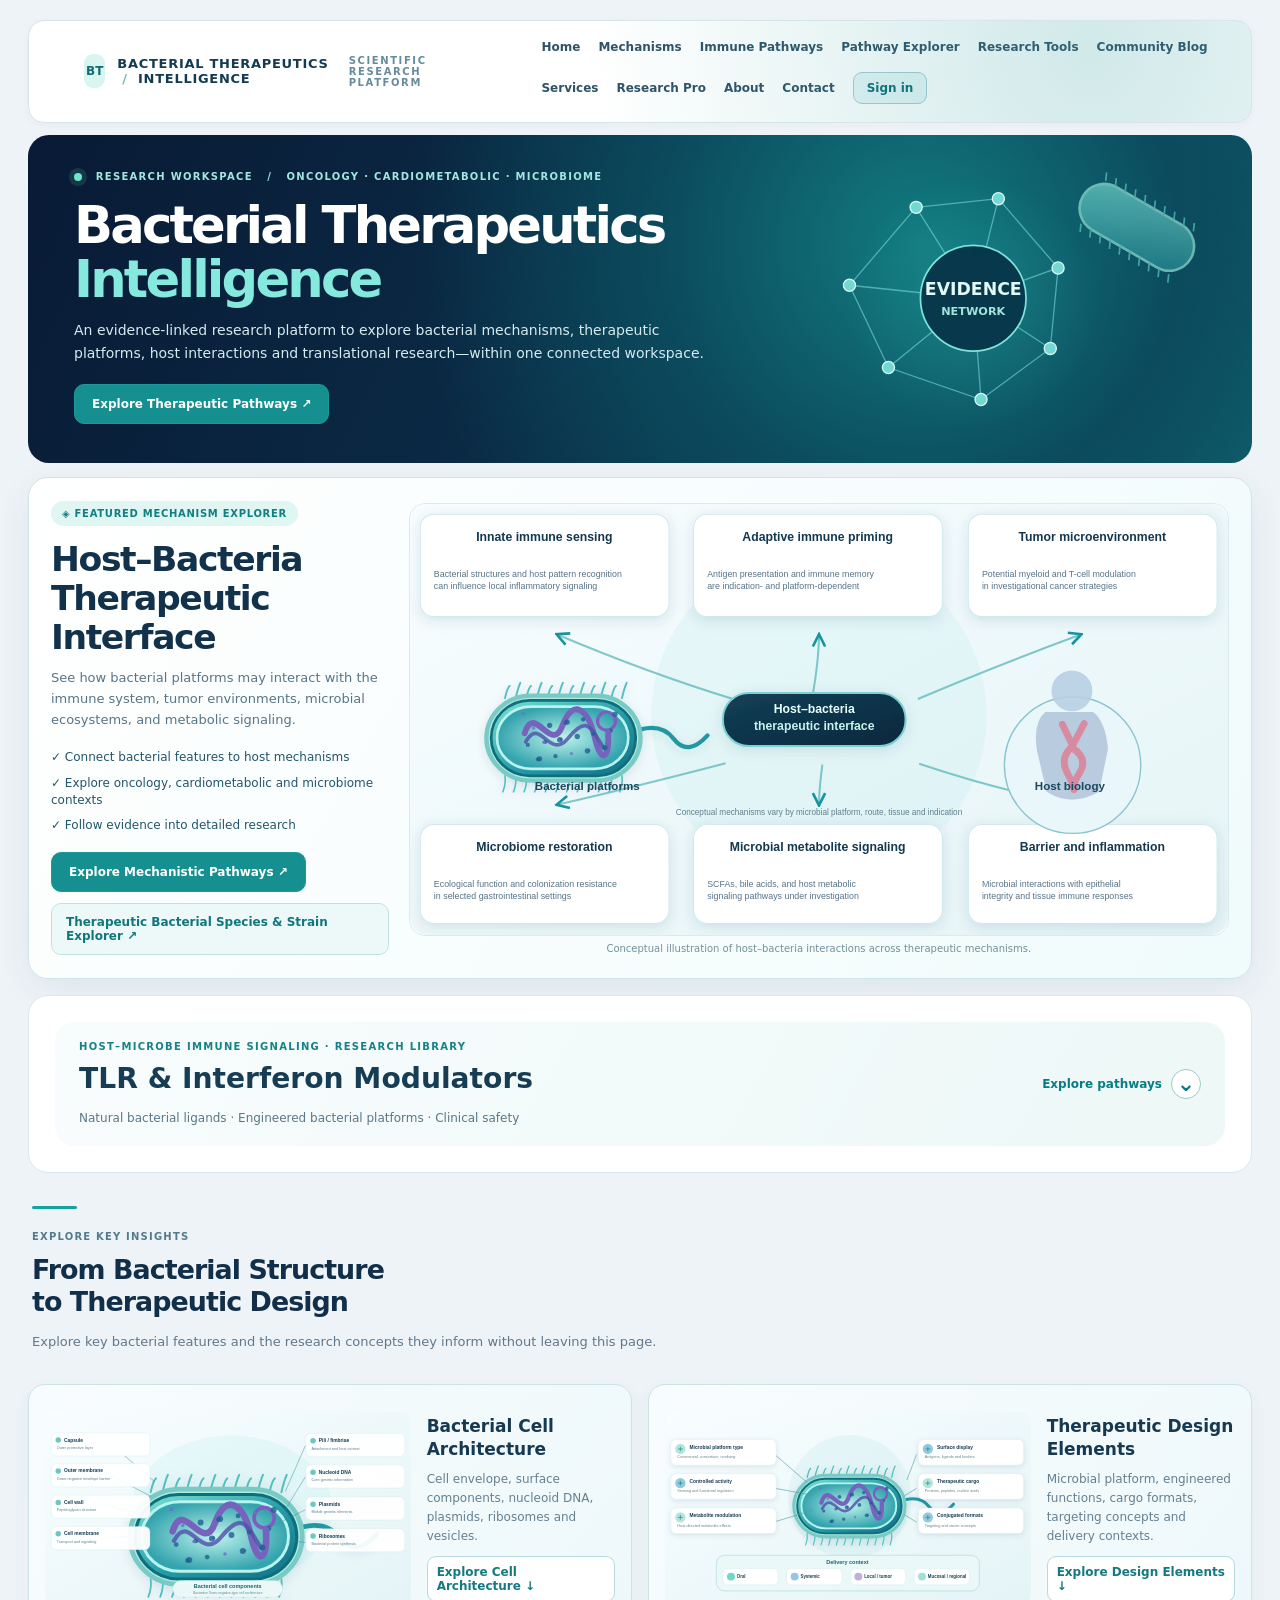
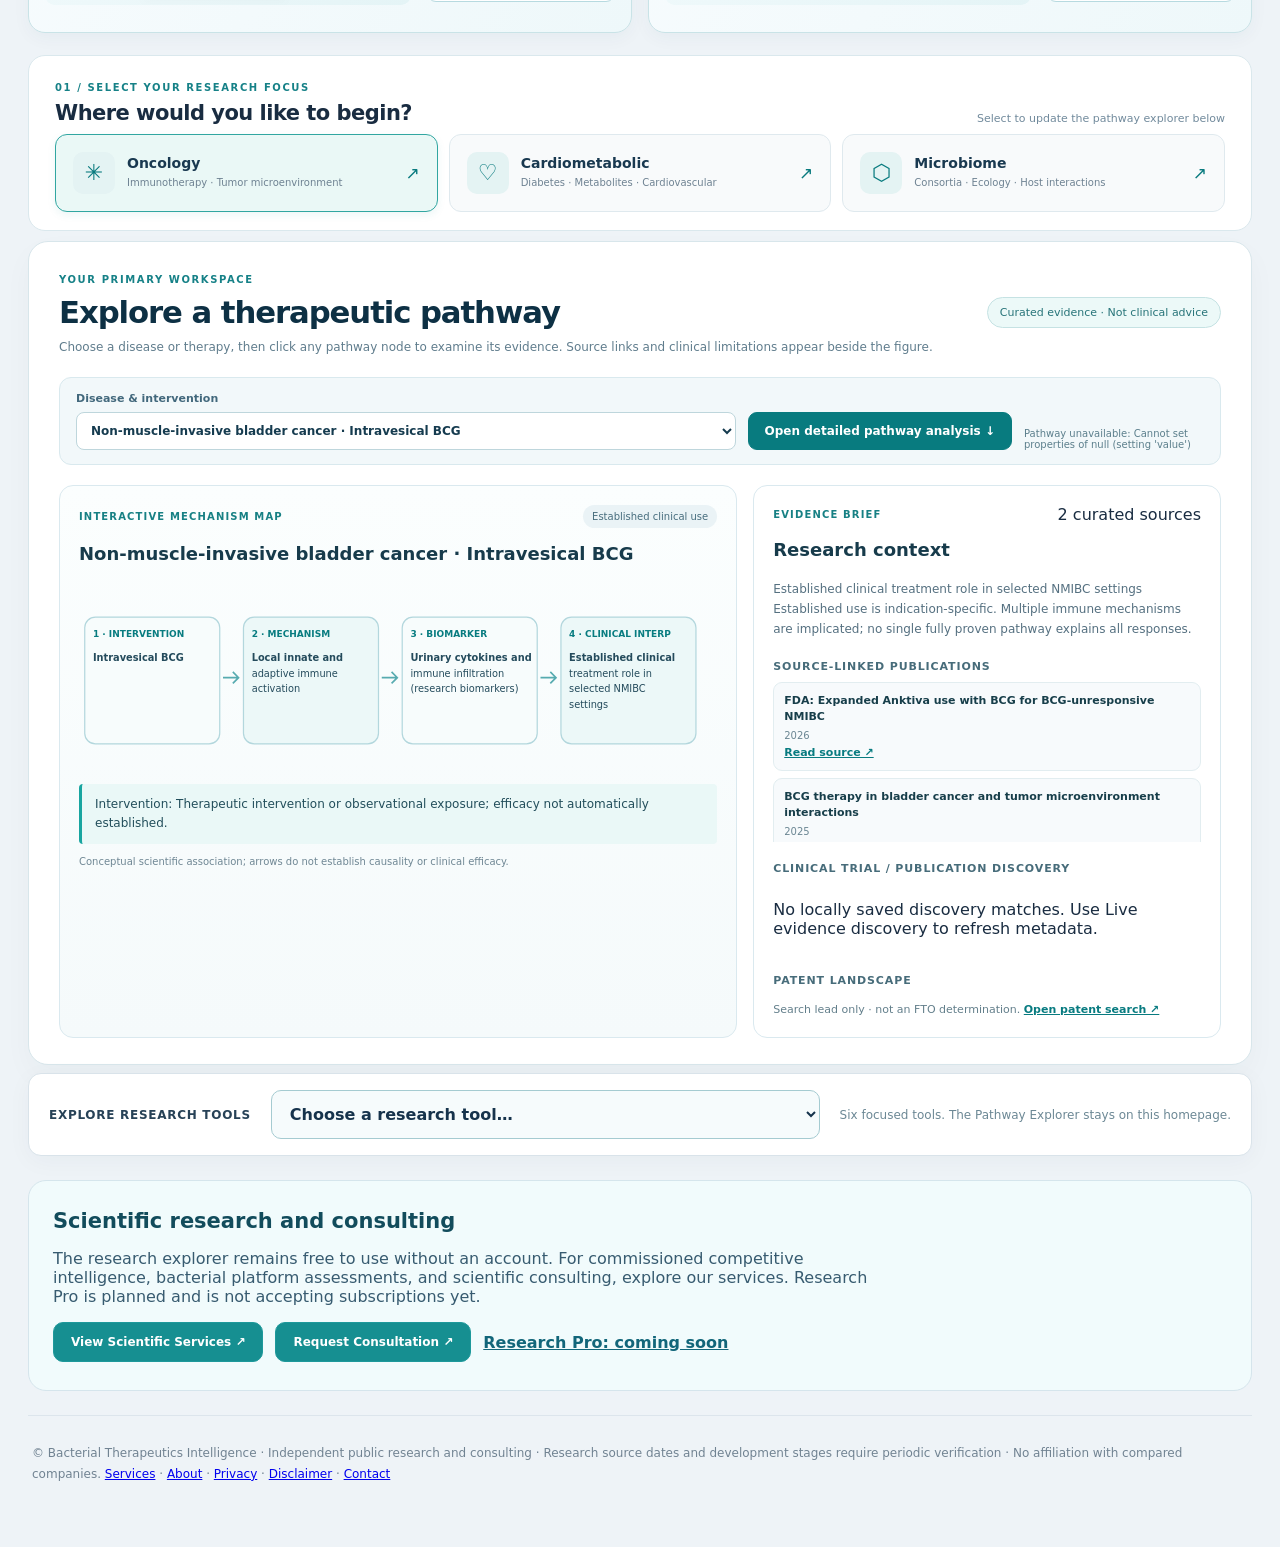
<file: frontend/index.html>
<!doctype html><html lang="en"><head><meta charset="utf-8"><meta name="viewport" content="width=device-width,initial-scale=1"><title>Bacterial Therapeutics Intelligence</title><meta name="description" content="Independent, source-linked research on bacterial therapeutics, immune pathways, clinical safety, and microbial biotechnology."><link rel="canonical" href="https://bacterial-therapeutics-intelligence.pages.dev/"><meta property="og:type" content="website"><meta property="og:title" content="Bacterial Therapeutics Intelligence"><meta property="og:description" content="Explore bacterial therapeutic platforms, immune pathways, clinical safety, and source-linked research."><meta property="og:url" content="https://bacterial-therapeutics-intelligence.pages.dev/"><style>
:root{font-family:Inter,ui-sans-serif,system-ui,-apple-system,'Segoe UI',sans-serif;color:#12233a;background:#f4f7fb}*{box-sizing:border-box}body{margin:0}.shell{max-width:1380px;margin:auto;padding:24px}.top{background:linear-gradient(112deg,#071b37,#103b5b 66%,#0e686f);color:white;padding:27px 30px;border-radius:22px;box-shadow:0 12px 35px #0a2f4c25}.brand{font-size:12px;letter-spacing:.18em;color:#a7e6e6;font-weight:800}h1{font-size:clamp(27px,3vw,40px);margin:11px 0 8px;line-height:1.1}h2{font-size:21px;margin:0 0 12px}.sub{max-width:900px;color:#c4d9e6;line-height:1.6;margin:0}.pill{display:inline-flex;align-items:center;gap:6px;padding:6px 10px;border-radius:50px;font-size:12px;background:#e6eef5;color:#36516d;font-weight:650}.top .pill{background:#ffffff20;color:#d9fbff}.pills{display:flex;gap:8px;flex-wrap:wrap;margin-top:18px}.stats{display:grid;grid-template-columns:repeat(4,1fr);gap:12px;margin:20px 0}.stat{background:#fff;border:1px solid #dfe8f1;border-radius:16px;padding:18px}.stat strong{font-size:27px;color:#0d6070;display:block}.stat span{color:#64778a;font-size:12px}.layout{display:block}.workspace-picker{background:#fff;border:1px solid #dfe8f1;border-radius:17px;padding:16px 18px;margin-bottom:16px;display:flex;align-items:center;gap:16px;flex-wrap:wrap}.workspace-picker label{font-weight:750;color:#234a5b;font-size:14px}.workspace-picker select{flex:1;min-width:230px;max-width:600px;border:2px solid #a2cbd4;background:#f8fcfd;font-weight:700}.workspace-picker .helper{font-size:12px;color:#698095}.sidebar,.panel{background:#fff;border:1px solid #dfe8f1;border-radius:17px;padding:18px}.sidebutton{width:100%;display:block;padding:12px;text-align:left;border:0;background:transparent;color:#34516b;border-radius:10px;font-size:14px;cursor:pointer;margin:3px 0}.sidebutton.active{background:#e8f5f5;color:#075a66;font-weight:750}.sidebutton:hover{background:#eef5f9}.content{min-width:0}.toolbar{display:flex;flex-wrap:wrap;gap:10px;margin:12px 0 16px}input,select,textarea{border:1px solid #cad8e5;background:#fff;border-radius:10px;padding:11px 12px;font:inherit;color:#16334c;min-width:0}input[type=search]{flex:1;min-width:230px}button{cursor:pointer;font:inherit}.btn{border:1px solid #b8d2da;border-radius:10px;padding:10px 13px;background:#eef7f9;color:#0d5966;font-weight:700}.btn.primary{background:#0a6370;color:white;border-color:#0a6370}.btn:hover{filter:brightness(.96)}.muted{color:#698095}.small{font-size:12px}.cards{display:grid;grid-template-columns:repeat(2,minmax(0,1fr));gap:13px}.company{border:1px solid #e0e9f0;border-radius:15px;padding:17px;display:flex;flex-direction:column;gap:10px;min-width:0}.company h3{font-size:17px;margin:0}.company p{margin:0;font-size:13px;line-height:1.55;color:#52697c}.company .name{display:flex;align-items:center;justify-content:space-between;gap:9px}.company .name span{font-size:11px;border-radius:50px;padding:5px 8px;background:#edf3f7;color:#49667a}.row{display:flex;align-items:center;gap:7px;flex-wrap:wrap}.company .end{margin-top:auto}.link{color:#087389;text-decoration:none;font-weight:700}.link:hover{text-decoration:underline}.warning{background:#fff7e9;border:1px solid #f2ddb4;border-radius:11px;padding:12px 14px;color:#7d5a18;line-height:1.45;font-size:13px}.callout{border-left:4px solid #0a8492;background:#eff8f9;padding:12px 15px;border-radius:5px;font-size:13px;line-height:1.6}.sectionHead{display:flex;gap:10px;justify-content:space-between;align-items:center;flex-wrap:wrap}.detail{display:none;position:fixed;inset:0;background:#071d31a8;z-index:10;align-items:center;justify-content:center;padding:16px}.detail.open{display:flex}.modal{max-width:780px;width:100%;max-height:93vh;overflow:auto;background:white;border-radius:18px;padding:24px;box-shadow:0 20px 70px #001b3266}.modal .header{display:flex;justify-content:space-between;gap:15px;align-items:flex-start}.close{background:#eef3f8;border:none;border-radius:9px;padding:9px 12px;font-size:18px}.kv{display:grid;grid-template-columns:180px 1fr;gap:10px;border-top:1px solid #e7eef3;padding:10px 0;font-size:14px;line-height:1.5}.kv b{color:#60778c}.empty{padding:36px;text-align:center;color:#647c8d}.tabs{display:flex;gap:8px;flex-wrap:wrap}.tab{border:1px solid #dce8ee;background:#fff;border-radius:10px;padding:9px 12px;color:#4b667a}.tab.active{color:#fff;background:#0a6874}.grid3{display:grid;grid-template-columns:repeat(3,minmax(0,1fr));gap:12px}.mini{background:#f6f9fc;border:1px solid #e4ecf1;border-radius:12px;padding:14px;line-height:1.55;font-size:13px}.mini h3{margin:0 0 7px;color:#174b60}.mini p{margin:0;color:#536f80}.foot{padding:24px 2px;color:#6a8395;font-size:12px;line-height:1.7}textarea{width:100%;min-height:120px;resize:vertical}.label{font-size:13px;font-weight:700;color:#425b70;display:block;margin-bottom:6px}.gap{height:14px}.tablewrap{overflow:auto}table{border-collapse:collapse;width:100%;font-size:13px}th,td{padding:13px 10px;text-align:left;border-bottom:1px solid #e3ecf2;vertical-align:top}th{background:#f5f9fb;color:#506b7b;position:sticky;top:0}tr:hover td{background:#f8fbfc}.wide{width:100%}.inputs{display:grid;grid-template-columns:repeat(2,minmax(0,1fr));gap:12px}.hint{font-size:12px;color:#6b8193}.badge-g{background:#e2f5ea;color:#19724c}.badge-y{background:#fff2cf;color:#8d671b}.badge-r{background:#ffe5e6;color:#a13b46}.sectionhide{display:none} @media(max-width:880px){.layout{grid-template-columns:1fr}.sidebar{display:flex;gap:5px;overflow-x:auto;padding:8px}.sidebutton{white-space:nowrap;width:auto}.stats{grid-template-columns:repeat(2,1fr)}.cards,.grid3{grid-template-columns:1fr}.shell{padding:12px}.top{padding:22px}.inputs{grid-template-columns:1fr}.kv{grid-template-columns:1fr;gap:4px}}
.agent-chat{min-height:245px;max-height:490px;overflow-y:auto;border:1px solid #dce7ee;border-radius:13px;padding:15px;background:#f8fbfd;margin:16px 0}.agent-msg{border:1px solid #dce7ee;border-radius:12px;padding:12px 14px;margin:10px 0;background:white;line-height:1.58;font-size:14px;overflow-wrap:anywhere}.agent-msg.user{background:#eaf5f6;margin-left:8%}.agent-msg.bot{margin-right:3%}.agent-who{letter-spacing:.09em;font-size:10px;font-weight:800;color:#367381;margin-bottom:7px}.agent-msg p{margin:6px 0}.agent-msg ul{margin:6px 0;padding-left:18px}.agent-msg a{color:#076a80}.agent-entry{display:flex;gap:9px}.agent-entry input{flex:1;width:100%}.agent-chips{display:flex;flex-wrap:wrap;gap:8px;margin-top:15px}.agent-citation{font-size:12px;padding:6px 0;border-top:1px solid #e3ebf0}.agent-citation a{color:#076a80}.agent-note{background:#f4f7fb;border-radius:9px;padding:10px;margin:8px 0;color:#516b7b}@media(max-width:600px){.agent-entry{flex-direction:column}.agent-msg.user{margin-left:0}}
/* Mechanism of action explorer */
.moa-controls{display:flex;gap:10px;flex-wrap:wrap;margin:16px 0}.moa-controls select,.moa-controls input{flex:1;min-width:180px}.moa-list{display:grid;grid-template-columns:repeat(2,minmax(0,1fr));gap:14px}.moa-card{border:1px solid #dce8ef;border-radius:16px;padding:17px;background:#fff}.moa-card h3{margin:9px 0;font-size:18px;color:#143b50}.moa-card p{font-size:13px;line-height:1.6;color:#476477}.moa-card .figure{background:#f5f9fc;border:1px solid #e2edf2;border-radius:13px;padding:16px 10px;margin:14px 0;overflow-x:auto}.moa-flow{display:flex;align-items:stretch;justify-content:space-between;gap:5px;min-width:340px}.moa-node{flex:1;border:1px solid #b9dae0;background:#e9f5f5;color:#145463;border-radius:9px;font-size:11px;text-align:center;padding:12px 6px;display:flex;align-items:center;justify-content:center;line-height:1.35;min-width:0}.moa-node:last-child{background:#f4f0e3;border-color:#e6d5a2;color:#6b5819}.moa-arrow{align-self:center;color:#438293;font-size:18px;font-weight:800}.moa-status{display:inline-block;border-radius:50px;padding:6px 9px;font-size:11px;font-weight:700;background:#edf2f6;color:#435972}.moa-status.est{background:#e1f5e9;color:#146c43}.moa-status.inv{background:#fff2df;color:#855a10}.moa-note{padding:12px;background:#f5f9fb;border-radius:9px;margin-top:10px;font-size:12px;color:#456076;line-height:1.6}.moa-card a{word-break:break-word}.moa-card details{margin-top:10px}.moa-card summary{cursor:pointer;font-weight:750;color:#12647a}.moa-legend{font-size:13px;line-height:1.65;background:#f1f7f9;border-left:4px solid #198a91;padding:12px;border-radius:7px}.moa-kpi{font-size:12px;color:#607d90}@media(max-width:880px){.moa-list{grid-template-columns:1fr}.moa-flow{min-width:290px}.moa-node{font-size:10px;padding:10px 4px}}

.evidence-card{border:1px solid #dfe8ef;border-radius:14px;padding:16px;margin:11px 0;background:#fff}.evidence-card h3{font-size:16px;margin:10px 0 7px}.evidence-card p{font-size:13px;line-height:1.58;color:#516c7b}.evidence-meta{display:flex;gap:7px;flex-wrap:wrap}.evidence-meta span{font-size:11px;border-radius:20px;padding:5px 9px;background:#eef5f8;color:#265c70}.evidence-count{font-weight:700;color:#17667b}.evidence-tool{display:grid;grid-template-columns:2fr 1fr 1fr;gap:9px}.evidence-tool input{width:100%}.evidence-flag{padding:10px 12px;background:#fff7e9;border-radius:10px;color:#7d5a18;font-size:13px}.ev-control{display:flex;gap:9px;flex-wrap:wrap;align-items:center}@media(max-width:700px){.evidence-tool{grid-template-columns:1fr}}

.command-grid{display:grid;grid-template-columns:minmax(0,1.45fr) minmax(270px,1fr);gap:14px}.cbox{background:#f7fafc;border:1px solid #dbe7ec;border-radius:13px;padding:15px;min-width:0}.cbox h3{margin:0 0 10px;font-size:15px}.command-controls{display:grid;grid-template-columns:1fr 1fr;gap:10px}.command-controls label{font-size:12px;font-weight:750;color:#34576a;display:flex;flex-direction:column;gap:6px}.command-controls select,.command-controls input{width:100%}.scorebar{height:8px;border-radius:6px;background:#dfe9ee;overflow:hidden;margin-top:6px}.scorefill{height:100%;background:#0a7c89}.found{border:1px solid #dce8ef;padding:12px;border-radius:11px;background:#fff;margin:9px 0}.found h4{margin:0 0 6px;font-size:13px}.found p{font-size:12px;color:#526c7c;margin:5px 0;line-height:1.5}.found a{font-size:12px}.tagrow{display:flex;flex-wrap:wrap;gap:6px;margin:7px 0}.tag{background:#e7eff5;color:#325b70;border-radius:15px;font-size:11px;padding:4px 7px}.tag.orange{background:#fff2da;color:#865b16}.tag.green{background:#e5f6ec;color:#146b44}.command-results{min-height:160px}.command-diagram{display:flex;align-items:stretch;gap:5px;flex-wrap:wrap;margin:12px 0}.command-node{flex:1 1 110px;text-align:center;border:1px solid #c4dce2;background:white;padding:13px 9px;border-radius:9px;font-size:11px;line-height:1.4}.command-arrow{align-self:center;color:#167481;font-weight:800}.brief{white-space:pre-wrap;font:12px/1.65 ui-monospace,SFMono-Regular,Consolas,monospace;background:white;border:1px solid #dfe9ee;padding:14px;border-radius:9px;max-height:340px;overflow:auto}.metricrow{display:grid;grid-template-columns:repeat(3,1fr);gap:8px}.metric{padding:12px;border:1px solid #dce8ef;border-radius:10px;background:white;text-align:center}.metric b{display:block;font-size:20px;color:#0b6676}.metric span{font-size:10px;color:#677c8b}.checklist{display:grid;gap:8px}.checklist label{display:flex;align-items:flex-start;gap:9px;padding:9px;background:white;border:1px solid #e1e9ed;border-radius:8px;font-size:12px}.checklist input{margin-top:2px}.live-result{max-height:350px;overflow:auto}.compact{font-size:12px;line-height:1.55}.command-banner{background:#e9f5f7;border-left:4px solid #0a7d8c;padding:12px 14px;border-radius:6px;color:#2e6572;font-size:12px;line-height:1.5}.command-actions{display:flex;flex-wrap:wrap;gap:8px;margin:12px 0}@media(max-width:880px){.command-grid{grid-template-columns:1fr}}@media(max-width:550px){.command-controls{grid-template-columns:1fr}.metricrow{grid-template-columns:repeat(3,1fr)}}

/* Professional research UI v1.4. All existing application IDs and routes retained. */
:root{font-family:Inter,ui-sans-serif,system-ui,-apple-system,'Segoe UI',sans-serif;color:#192c41;background:#f4f7fa;--ink:#172b43;--teal:#087982;--line:#dfe6ee;--surface:#fff}
html{scroll-behavior:smooth}body{background:radial-gradient(circle at 100% 0%,#eaf2f5 0,transparent 38%),#f5f7fa}button:focus-visible,select:focus-visible,input:focus-visible,textarea:focus-visible,a:focus-visible{outline:3px solid #21a6a4;outline-offset:3px}
.skip-link{position:absolute;left:20px;top:-60px;z-index:200;background:white;padding:10px 14px;color:#11435b;border-radius:9px}.skip-link:focus{top:12px}
.shell{max-width:1450px;padding:24px 38px 40px}
.top{position:relative;overflow:hidden;border-radius:21px;background:linear-gradient(115deg,#0d2236 0%,#0b3349 65%,#135566 100%);padding:0;box-shadow:0 19px 50px #102f4824}
.top:before{content:"";position:absolute;inset:0;background:radial-gradient(circle at 87% 30%,#2d9a9c38 0%,transparent 47%);pointer-events:none}
.top .brand{position:relative;display:flex;align-items:center;gap:12px;padding:18px 32px;border-bottom:1px solid #ffffff20;font-size:11px;letter-spacing:.12em;font-weight:750;color:#d9edef}.brand-mark{display:inline-flex;width:34px;height:34px;align-items:center;justify-content:center;border-radius:9px;background:#36c5bb;color:#082a39;font-size:12px;letter-spacing:0;font-weight:900}.brand-divider{color:#58b4bc;margin:0 5px}.brand-edition{margin-left:auto;color:#82b7bd;font-size:10px;letter-spacing:.16em}
.hero-grid{position:relative;display:grid;grid-template-columns:minmax(0,1fr) 310px;align-items:center;gap:36px;padding:39px 40px 35px}
.hero-eyebrow{font-size:10px;letter-spacing:.16em;color:#a9e4dd;font-weight:750;display:flex;align-items:center;gap:10px;flex-wrap:wrap}.status-dot{display:inline-block;width:7px;height:7px;flex:0 0 auto;border-radius:100%;background:#65d7bd;box-shadow:0 0 0 4px #66d5bc25}.eyebrow-divider{opacity:.4}
.top h1{font-size:clamp(32px,3.4vw,52px);letter-spacing:-.04em;margin:17px 0 13px;line-height:1.1;font-weight:750}.top h1 em{font-style:normal;color:#70ddd1}.top .sub{font-size:14px;line-height:1.75;max-width:740px;color:#bbd2dc}.top .pills{margin-top:22px}.top .pill{font-weight:600;border:1px solid #a0d6d62e;background:#c9f3f012;color:#d2edef;font-size:11px;padding:7px 11px}
.hero-art{height:250px;width:100%;display:flex;align-items:center;flex-direction:column;justify-content:center;opacity:.95}.hero-art svg{max-height:220px}.art-caption{display:flex;align-items:center;gap:10px;color:#9bd7d5;font-size:11px;letter-spacing:.06em}
.overview-intro{display:flex;justify-content:space-between;align-items:center;gap:18px;padding:23px 3px 14px}.kicker{display:block;color:#23838c;font-size:10px;font-weight:850;letter-spacing:.14em}.overview-intro h2{font-size:20px;letter-spacing:-.025em;margin:6px 0}.overview-intro p{font-size:13px;color:#6d7f8c;line-height:1.55;margin:0;max-width:820px}.overview-actions{display:flex;gap:9px;flex-shrink:0;flex-wrap:wrap}
.stats{gap:13px;margin:10px 0 18px}.stat{border-radius:13px;padding:17px 20px 17px 22px;border:1px solid var(--line);box-shadow:0 4px 20px #1b3d5b06;position:relative}.stat:before{content:"";position:absolute;left:0;top:17px;bottom:17px;width:3px;border-radius:0 3px 3px 0;background:#27ada9}.stat strong{color:#172f48;font-size:30px;letter-spacing:-.04em;font-weight:750}.stat span{font-size:12px;line-height:1.45;display:block;margin-top:3px}
.workspace-picker{border:1px solid #d9e3ea;border-radius:14px;box-shadow:0 5px 24px #1a3b510a;margin-bottom:10px;padding:16px 20px;display:grid;grid-template-columns:auto minmax(250px,1fr) auto;align-items:center;gap:20px}.workspace-picker label{color:#274257;font-size:12px;font-weight:800;text-transform:uppercase;letter-spacing:.06em}.workspace-picker select{max-width:none;border:1px solid #a5cbd1;font-weight:700;background-color:#f6fbfc;padding:13px 14px;border-radius:10px}.workspace-picker .helper{font-size:11px}
.workspace-context{display:flex;align-items:center;gap:14px;padding:16px 20px;margin:0 0 16px;background:linear-gradient(120deg,#eaf6f5,#edf3f8);border:1px solid #d1e5e8;border-radius:13px}.context-icon{height:42px;width:42px;display:grid;place-items:center;background:#d1e9e9;color:#136a73;font-size:22px;border-radius:11px}.workspace-context strong{display:block;font-size:15px;margin:4px 0;color:#244659}.workspace-context p{color:#60788b;font-size:12px;margin:0;line-height:1.4}.context-arrow{margin-left:auto;color:#518593;font-size:22px}
.panel{border-radius:15px;padding:27px 30px;box-shadow:0 7px 28px #16395509;border:1px solid #dbe4ed;min-height:360px}.sectionHead{border-bottom:1px solid #e4ebef;padding-bottom:18px;margin-bottom:20px}.sectionHead h2,.panel>h2{font-size:24px;font-weight:760;letter-spacing:-.035em;color:#19344a}.sectionHead .muted{line-height:1.6}.warning{display:none !important}.callout{display:none !important}.mini{background:#f8fafc}.btn{border-radius:9px;padding:11px 14px;transition:background .15s ease,transform .15s ease,box-shadow .15s ease}.btn.primary{background:#087782;border-color:#087782;box-shadow:0 4px 10px #08778225}.btn:hover{transform:translateY(-1px)}.btn:disabled{opacity:.55;cursor:not-allowed;transform:none}.company{transition:box-shadow .16s,border-color .16s,transform .16s}.company:hover{transform:translateY(-2px);border-color:#b4d8da;box-shadow:0 11px 25px #173a4e14}.foot{padding:27px 4px;margin-top:14px;border-top:1px solid #dce5ec;color:#718392}input,select,textarea{transition:border-color .15s,box-shadow .15s}input:focus,select:focus,textarea:focus{border-color:#3caab0;box-shadow:0 0 0 3px #57bfc12a;outline:none}
@media(max-width:1020px){.hero-grid{grid-template-columns:1fr 240px;padding:32px 25px}.workspace-picker{grid-template-columns:1fr;gap:9px}.overview-intro{flex-direction:column;align-items:flex-start}.overview-actions{width:100%}.hero-art{height:210px}}
@media(max-width:740px){.shell{padding:12px}.top .brand{padding:13px 17px}.brand-edition{display:none}.hero-grid{grid-template-columns:1fr;padding:28px 20px}.hero-art{display:none}.top h1{font-size:34px}.top h1 br{display:none}.top .sub{font-size:13px}.overview-intro{padding:20px 6px 12px}.overview-actions .btn{flex:1}.stats{grid-template-columns:repeat(2,minmax(0,1fr))}.stat{padding:16px}.stat strong{font-size:25px}.workspace-picker{padding:15px}.workspace-context{padding:13px}.panel{padding:19px 16px}.sectionHead h2,.panel>h2{font-size:21px}.grid3,.cards,.moa-list{grid-template-columns:1fr}.hero-eyebrow{letter-spacing:.06em}}
@media(prefers-reduced-motion:reduce){html{scroll-behavior:auto}*,*:before,*:after{transition:none!important}}

/* Interactive translational discovery dashboard */
.journey-intro{border-left:3px solid #169b9c;background:linear-gradient(95deg,#f0fafa,#f8fbff);padding:13px 17px;border-radius:0 11px 11px 0;color:#38596b;line-height:1.65;font-size:13px;margin:16px 0}
.journey-filters{display:grid;grid-template-columns:1fr 2fr auto;align-items:end;gap:12px;padding:15px;border:1px solid #dfebf3;border-radius:15px;background:#f7fafc}
.journey-filters label{display:flex;flex-direction:column;gap:6px;font-size:12px;font-weight:800;color:#476278;letter-spacing:.02em}.journey-filters select{width:100%;background:white}.journey-filters button{min-height:43px}
.journey-metrics{display:grid;grid-template-columns:repeat(4,minmax(0,1fr));gap:10px;margin:15px 0}.journey-metric{border:1px solid #e1eaf2;border-radius:13px;padding:14px;background:#fff}.journey-metric b{display:block;font-size:23px;color:#126575;line-height:1.2}.journey-metric small{font-size:11px;color:#6c8195;line-height:1.4}
.journey-main{display:grid;grid-template-columns:minmax(0,1.95fr) minmax(260px,1fr);gap:13px}.journey-visual,.journey-aside,.journey-sources{background:#fff;border:1px solid #e0eaf1;border-radius:15px;padding:18px;min-width:0}
.journey-visual h3,.journey-aside h3,.journey-sources h3{margin:0 0 12px;font-size:15px;color:#24495d}.journey-visual .sectionHead{margin-bottom:16px}
.journey-figure{overflow-x:auto;padding:20px 8px 12px;background:radial-gradient(circle at 18% 30%,#e1f8f7 0,transparent 40%),linear-gradient(145deg,#f7fbfd,#eef5f9);border:1px solid #dcebf0;border-radius:14px;min-height:250px}
.journey-figure svg{display:block;min-width:700px;width:100%;height:auto;max-height:360px}.journey-node{cursor:pointer;outline:none}.journey-node rect{fill:#fff;stroke:#bdd4df;stroke-width:1.5;transition:stroke .14s,fill .14s}.journey-node:hover rect,.journey-node:focus rect{stroke:#178f96;stroke-width:2.5;fill:#eafafa}.journey-node.is-selected rect{stroke:#0d7680;stroke-width:3;fill:#e5f5f4}.journey-node text{pointer-events:none}.journey-arrow{stroke:#7eaeba;stroke-width:2.4;fill:none;marker-end:url(#journeyArrow)}
.journey-node-info{background:#fff;border:1px solid #e1ebf2;border-radius:11px;margin-top:11px;padding:12px 14px;font-size:13px;color:#456175;line-height:1.6;min-height:60px}.journey-node-info strong{color:#164c5d}.journey-callouts{margin-top:10px}.journey-callout{display:none !important}
.journey-interpretation{font-size:13px;line-height:1.7;color:#52697d}.journey-interpretation p{margin:8px 0}.journey-quick{display:grid;grid-template-columns:1fr;gap:8px;margin:13px 0}.journey-quick button{text-align:left}.journey-tier{font-weight:750;color:#1b5c68;background:#e7f6f6;border:1px solid #c7eaea;border-radius:7px;padding:4px 8px}
.journey-columns{display:grid;grid-template-columns:repeat(2,minmax(0,1fr));gap:13px;margin-top:13px}.journey-source{background:#f9fbfd;border:1px solid #e2ecf2;border-radius:11px;padding:12px;margin-top:10px;line-height:1.5;overflow-wrap:anywhere}.journey-source b{display:block;font-size:13px;color:#24475d}.journey-source .muted{font-size:11px}.journey-source a{font-size:12px;color:#086b7d;font-weight:750;text-decoration:none}.journey-source a:hover{text-decoration:underline}.journey-source .source-tag{display:inline-block;margin-top:7px;padding:3px 7px;border-radius:6px;background:#e6f3f7;color:#376978;font-size:10px;letter-spacing:.01em}.journey-empty{background:#f7f9fb;border:1px dashed #bdccd7;border-radius:11px;padding:17px;font-size:13px;color:#62788a}.journey-aside .hint{line-height:1.5}
@media(max-width:1050px){.journey-main{grid-template-columns:1fr}.journey-metrics{grid-template-columns:repeat(2,minmax(0,1fr))}}@media(max-width:720px){.journey-filters{grid-template-columns:1fr}.journey-columns{grid-template-columns:1fr}.journey-metrics{grid-template-columns:repeat(2,minmax(0,1fr))}.journey-visual,.journey-aside,.journey-sources{padding:14px}}


/* v1.6 actual homepage — not a design mock-up */
:root{--ink:#102b42;--teal:#0c7e80;--line:#dce8ee}html{scroll-behavior:smooth}body{background:#eef3f7}.shell{max-width:1480px;padding:20px 28px 36px}.home-top{display:flex;align-items:center;justify-content:space-between;gap:14px;border-radius:14px;padding:12px 23px;background:#081d32;box-shadow:none}.home-top .brand{font-size:11px;letter-spacing:.13em}.home-top .brand-mark{background:#4fd4c3;color:#092c35}.top-status{font-size:11px;color:#d5eae9;white-space:nowrap;display:flex;align-items:center;gap:8px}.top-status-dot{color:#5d8997}.home-stage{margin:14px 0 16px;background:#fff;border:1px solid #d7e3eb;border-radius:22px;overflow:hidden;box-shadow:0 14px 50px #13334d0a}.home-head{background:radial-gradient(circle at 80% 70%,#155966 0,transparent 37%),linear-gradient(110deg,#061b30,#0d2f45 68%,#105566);color:#fff;padding:39px 45px 31px;display:grid;grid-template-columns:minmax(0,1.65fr) minmax(200px,.65fr);gap:20px;align-items:center;min-height:255px}.home-kicker,.home-eyebrow{font-size:10px;letter-spacing:.16em;font-weight:850}.home-kicker{color:#9fe5df;display:flex;align-items:center;gap:8px;flex-wrap:wrap}.home-tag{border:1px solid #5b8c9a;border-radius:40px;padding:4px 9px;font-size:9px;color:#a9cfd4;letter-spacing:.08em}.pulse-dot{display:inline-block;width:7px;height:7px;border-radius:50%;background:#59d6ba;box-shadow:0 0 0 4px #59d6ba20}.home-head h1{font-size:clamp(30px,3.2vw,49px);letter-spacing:-.045em;line-height:1.07;margin:17px 0 13px;font-weight:780}.home-head h1 span{color:#8de8df}.home-head p{max-width:705px;color:#bfd5df;line-height:1.7;font-size:13px;margin:0}.home-head-actions{display:flex;gap:9px;flex-wrap:wrap;margin-top:20px}.home-cta,.home-cta-alt{border-radius:8px;padding:11px 16px;font-weight:800;font-size:12px;cursor:pointer}.home-cta{background:#56d8c5;border:1px solid #56d8c5;color:#073846}.home-cta-alt{background:#fff0;border:1px solid #69909c;color:#f0ffff}.home-network{text-align:center}.home-network svg{display:block;width:100%;max-height:222px}.home-network span{color:#9ec7d0;font-size:9px;letter-spacing:.14em}.home-domain-header{display:flex;align-items:end;justify-content:space-between;gap:12px;padding:26px 31px 12px}.home-eyebrow{color:#168187}.home-domain-header h2{font-size:21px;letter-spacing:-.025em;margin:6px 0 0}.home-mini-label{font-size:11px;color:#718a9c}.home-domains{display:grid;grid-template-columns:repeat(3,minmax(0,1fr));gap:11px;padding:0 31px 22px}.home-domain{display:flex;align-items:center;text-align:left;gap:12px;background:#f8fafb;border:1px solid #dfe9ee;border-radius:12px;padding:17px;cursor:pointer;color:#193950;min-width:0}.home-domain:hover,.home-domain.is-active{border-color:#31a6a1;background:#eaf8f6;box-shadow:0 3px 9px #0c879014}.home-domain-icon{display:grid;place-items:center;width:42px;height:42px;flex:none;background:#e4f3f3;color:#087a7e;border-radius:10px;font-size:22px}.home-domain-main{flex:1;min-width:0}.home-domain-main strong{display:block;font-size:14px;margin-bottom:5px}.home-domain-main small{display:block;color:#6e8292;font-size:10px;line-height:1.4}.home-domain-arrow{font-size:17px;color:#087a7e}.home-pipeline{background:#f4f9fb;border-top:1px solid #e1ecf0;border-bottom:1px solid #e1ecf0;padding:18px 31px 22px}.home-pipeline-top{display:flex;justify-content:space-between;gap:10px;margin-bottom:15px}.home-live-dot{font-size:10px;color:#547e83;display:flex;align-items:center;gap:8px}.home-pipeline-nodes{display:flex;align-items:center;gap:8px}.home-pipeline-nodes>div{flex:1;min-width:0;border:1px solid #e0ebef;background:#fff;border-radius:10px;padding:13px 11px}.home-pipeline-nodes>div span{font-size:10px;color:#0e8587;font-weight:850;display:block;margin-bottom:8px}.home-pipeline-nodes>div strong{font-size:13px;color:#183b4b;display:block}.home-pipeline-nodes>div small{font-size:10px;color:#728795;display:block;margin-top:3px}.home-pipeline-nodes>b{color:#46a5a4;font-size:18px}.home-workflow-links{display:flex;align-items:center;gap:9px;flex-wrap:wrap;padding:13px 30px}.home-workflow-links>span{color:#7c90a0;font-size:9px;letter-spacing:.12em;font-weight:800;margin-right:5px}.home-workflow-links button{border:0;background:#eff6f9;color:#245a69;border-radius:7px;padding:8px 11px;font-size:11px;font-weight:750;cursor:pointer}.home-workflow-links button:hover{background:#dcefee}.overview-intro,.stats{display:none!important}.workspace-picker{border-radius:13px;margin:12px 0}.workspace-context{margin-bottom:12px}#tab-journey{padding:26px!important;box-shadow:0 9px 29px #102c4110}#tab-journey .sectionHead h2{font-size:26px;letter-spacing:-.03em}.journey-figure{min-height:300px}.journey-visual{border-radius:16px}.journey-main{grid-template-columns:minmax(0,2fr) minmax(290px,.9fr)}.journey-filters{background:#edf8f8;border-color:#c9e6e5}.journey-quick .btn.primary{background:#087c7d;border-color:#087c7d}@media(max-width:1000px){.home-head{grid-template-columns:1.5fr 1fr;padding:30px}.home-domains{padding-left:20px;padding-right:20px}.home-domain-header,.home-pipeline{padding-left:20px;padding-right:20px}.home-domain{padding:12px;gap:8px}.home-domain-icon{width:33px;height:36px}.home-domain-main small{font-size:9px}}@media(max-width:750px){.shell{padding:9px}.home-top{padding:13px}.top-status,.home-network{display:none}.home-head{display:block;padding:28px 24px;min-height:0}.home-head h1{font-size:34px}.home-domains{grid-template-columns:1fr;gap:8px}.home-domain{padding:12px}.home-domain-header{align-items:start}.home-mini-label{display:none}.home-pipeline-nodes{overflow-x:auto;padding-bottom:8px}.home-pipeline-nodes>div{flex:0 0 130px}.home-workflow-links{padding:12px 20px}.home-stage{border-radius:15px}#tab-journey{padding:14px!important}}@media(prefers-reduced-motion:reduce){html{scroll-behavior:auto}}

/* v1.7 scientific research homepage */
.home-research{margin:0 0 17px;background:#fff;border:1px solid #d8e6eb;border-radius:20px;padding:26px 30px;box-shadow:0 12px 30px #12334b08}.home-research-heading{display:flex;justify-content:space-between;gap:20px;align-items:center}.home-research-heading h2{margin:7px 0;font-size:25px;letter-spacing:-.035em;color:#0d3044}.home-research-heading p{font-size:12px;line-height:1.7;color:#607d8d;margin:4px 0 0}.research-scope{font-size:11px;border:1px solid #c5e2e3;background:#ecf9f8;color:#277479;padding:8px 12px;border-radius:20px;white-space:nowrap}.home-controlbar{display:flex;align-items:end;gap:12px;background:#f2f8fa;border:1px solid #d9e9ee;border-radius:12px;padding:14px 16px;margin:20px 0}.home-controlbar label{font-size:11px;color:#42687c;font-weight:800;flex:1}.home-controlbar select{display:block;margin-top:7px;width:100%;padding:10px;border:1px solid #bed6dc;background:#fff;color:#153b4f;border-radius:8px;font-size:12px;max-width:none}.home-controlbar button,.home-ai-actions button{padding:11px 16px;border-radius:9px;background:#087b7f;color:#fff;border:1px solid #087b7f;font-size:12px;font-weight:800;cursor:pointer}.home-controlbar #homeFetchStatus{font-size:10px;color:#5c7f8c;max-width:180px}.home-research-grid{display:grid;grid-template-columns:minmax(0,1.45fr) minmax(310px,1fr);gap:16px}.home-figure-card,.home-evidence-card,.home-ai-card{min-width:0;border:1px solid #dae9ef;border-radius:14px;padding:19px;background:#fff}.home-figure-card{background:linear-gradient(180deg,#fbfefe,#f5fafb)}.home-card-head{display:flex;justify-content:space-between;gap:12px;align-items:center;margin-bottom:13px}.home-card-kicker{font-size:10px;color:#178084;letter-spacing:.115em;font-weight:850}.home-evidence-level{font-size:10px;color:#476d7d;background:#eaf3f6;border-radius:20px;padding:6px 9px}.home-figure-card h3,.home-evidence-card h3{font-size:18px;margin:4px 0 18px;color:#173b4b;line-height:1.4}.home-moa{min-height:200px;display:grid;align-items:center}.home-moa svg{display:block;width:100%;height:auto;overflow:visible}.home-node-text{border-left:3px solid #18a5a0;padding:11px 13px;background:#eaf8f7;border-radius:4px;color:#224e5b;font-size:12px;line-height:1.55;min-height:58px}.home-figure-note{font-size:10px;color:#6f8794;margin-top:12px}.home-evidence-card h4{font-size:11px;text-transform:uppercase;letter-spacing:.08em;color:#476c7a;margin:20px 0 9px}.home-evidence-card #homeSummary{font-size:12px;line-height:1.65;color:#557080}.home-scroll-list{max-height:160px;overflow:auto;display:grid;gap:7px}.home-source{border:1px solid #e2edf0;background:#f7fafc;border-radius:9px;padding:10px}.home-source strong{font-size:11px;display:block;line-height:1.5;color:#173e4a}.home-source small{font-size:10px;display:block;color:#6b8693;margin-top:4px}.home-source a,.home-evidence-card #homePatent a{display:inline-block;color:#087b80;margin-top:5px;font-size:11px;font-weight:750}.home-evidence-card #homePatent{font-size:11px;line-height:1.6;color:#637f8b}.home-ai-card{margin-top:16px;background:linear-gradient(120deg,#f0f9f9,#f7fbfd)}.home-ai-head{display:flex;align-items:start;justify-content:space-between;gap:12px}.home-ai-head h3{font-size:20px;color:#11374c;margin:5px 0}.home-ai-head p{font-size:12px;color:#637e8b;margin:5px 0 12px}.home-ai-label{display:block;margin:7px 0;font-size:11px;font-weight:850;color:#416978}.home-ai-card textarea{width:100%;resize:vertical;min-height:72px;box-sizing:border-box;border:1px solid #c4dbe3;border-radius:10px;padding:12px;color:#183e50;background:white;font:inherit;font-size:12px;line-height:1.6}.home-ai-actions{display:flex;align-items:center;flex-wrap:wrap;gap:10px;margin-top:10px}.home-ai-actions #homeAiDetails{background:#fff;color:#146673;border:1px solid #bdd7df}.home-ai-actions span{font-size:11px;color:#65818f}.home-ai-response{background:#fff;border:1px solid #dbe9ed;border-radius:12px;margin-top:13px;padding:15px;font-size:12px;line-height:1.65;color:#2b5261;max-height:440px;overflow:auto}.home-ai-response h4{color:#145e64;font-size:13px;margin:13px 0 7px}.home-ai-response details{border:1px solid #dbe7ec;margin:8px 0;padding:10px;border-radius:8px}.home-ai-response summary{font-weight:800;cursor:pointer}.home-ai-response a{color:#08777b}.home-ai-response p{white-space:pre-wrap;margin:7px 0}@media(max-width:950px){.home-research-grid{grid-template-columns:1fr}.home-controlbar{flex-wrap:wrap}.home-controlbar label{flex-basis:100%}.home-research-heading{align-items:start}.research-scope{display:none}}@media(max-width:650px){.home-research{padding:17px 13px;border-radius:13px}.home-research-heading h2{font-size:22px}.home-ai-head{display:block}.home-figure-card,.home-evidence-card,.home-ai-card{padding:13px}.home-controlbar #homeFetchStatus{max-width:none}.home-controlbar button{width:100%}}

/* v1.8 systematic Pathway-first layout: minimize repeated banners, keep controls mounted. */
.home-stage{padding-bottom:18px!important;margin-bottom:12px!important}
.home-stage .home-head{padding-bottom:12px!important}
.home-stage .home-title-group h1{font-size:clamp(32px,4.5vw,58px)!important;line-height:1.12!important}
.home-network,.home-pipeline,.home-workflow-links,.home-ai-card,.overview-intro,.stats{display:none!important}
.home-stage .home-head-actions{margin-top:12px!important}
.home-domain-header{margin-top:12px!important}
.home-research{margin-top:0!important}
.home-research-heading h2{font-size:clamp(23px,2.4vw,34px)!important}
.workspace-picker{margin-top:12px!important}
.workspace-picker select{max-width:720px}
@media(max-width:780px){.home-stage{padding:16px!important}.home-research{padding:16px!important}.workspace-picker{display:flex!important;flex-direction:column!important;align-items:stretch!important}.workspace-picker select{width:100%!important}}

.notice-center{display:none !important}.notice-center.show{display:none !important}.notice-banner{border-radius:12px;padding:12px 14px;font-size:13px;line-height:1.5;border:1px solid #d7e7eb;background:#f4fbfc;color:#184758}.notice-banner.info{background:#eef8fb;border-color:#d4e5ed;color:#1b5666}.notice-banner.success{background:#edf9f1;border-color:#d6ebdc;color:#216246}.notice-banner.warning{background:#fff8ec;border-color:#f0e0b8;color:#7b5c13}.notice-banner.error{background:#fff1f1;border-color:#efcfcf;color:#8a3035}.notice-banner .notice-close{float:right;border:0;background:transparent;color:inherit;font-size:18px;cursor:pointer;line-height:1;padding-left:10px}

/* Research-only multimodal therapeutics predictive pathway studio */
.future-studio{margin:10px 0 14px;padding:19px 23px;background:#fff;border:1px solid #d4e6eb;border-radius:20px;box-shadow:0 12px 30px #1a3b550b}
.future-head{display:flex;justify-content:space-between;gap:17px;align-items:flex-start}.future-head h2{color:#11364b;font-size:clamp(22px,2.5vw,32px);letter-spacing:-.03em;margin:6px 0 8px}.future-head p{color:#607b88;font-size:13px;line-height:1.65;margin:0;max-width:820px}.future-label{font-size:11px;color:#16777c;background:#eaf6f4;padding:9px 12px;border-radius:30px;white-space:nowrap}
.future-inputs{display:grid;grid-template-columns:repeat(3,minmax(0,1fr));gap:9px;margin:13px 0 12px}.future-inputs label{font-weight:800;font-size:11px;color:#3f6676;display:flex;flex-direction:column;gap:7px}.future-inputs select{width:100%;font-size:12px;background:#f8fbfc;min-height:43px}
.future-workspace{display:grid;grid-template-columns:minmax(0,1.72fr) minmax(275px,.78fr);gap:15px}
.future-chart{min-width:0;padding:12px;background:#091f2e;border-radius:16px}.future-chart-head{display:flex;justify-content:space-between;gap:12px;font-size:11px;color:#addcdb;letter-spacing:.07em}.future-chart svg{display:block;width:100%;height:auto;max-width:1120px;margin:7px auto}.future-node-detail{min-height:0;background:#173b4d;border-radius:10px;padding:12px;color:#d2edf0;font-size:12px;line-height:1.55}
.future-report{padding:14px;background:#f5fafb;border:1px solid #dce9ed;border-radius:14px;display:flex;flex-direction:column}.future-report h3{font-size:20px;margin:8px 0 12px;color:#143a4e}.future-section{margin:7px 0}.future-section strong{font-size:11px;color:#157b83;text-transform:uppercase;letter-spacing:.045em}.future-section p{font-size:12px;line-height:1.65;color:#3d6275;margin:6px 0 0}.future-section a{display:block;color:#137983;font-size:11px;line-height:1.5;margin:7px 0;text-decoration:none}.future-section a:hover{text-decoration:underline}.future-method{font-size:11px;line-height:1.5;border-top:1px solid #d8e6eb;margin-top:auto;padding-top:12px;color:#708a96}
.future-actions{display:flex;gap:12px;margin-top:15px}.future-actions button{font-size:12px;font-weight:800;border-radius:10px;background:#127d85;border:1px solid #127d85;color:#fff;padding:11px 14px}.future-actions .future-secondary{color:#27677a;background:#fff;border-color:#bdd4db}
#ftDiagram .ft-node{cursor:pointer;outline:none}#ftDiagram .ft-node:hover .ft-card,#ftDiagram .ft-node:focus .ft-card,#ftDiagram .ft-node.active .ft-card{stroke:#fff;stroke-width:3;filter:drop-shadow(0 0 7px #77ccdb)}
@media(max-width:970px){.future-workspace{grid-template-columns:1fr}.future-inputs{grid-template-columns:repeat(2,minmax(0,1fr))}}
@media(max-width:600px){.future-studio{padding:16px 12px}.future-inputs{grid-template-columns:1fr}.future-head{display:block}.future-label{display:inline-block;margin-top:12px}.future-actions{flex-wrap:wrap}.future-actions button{width:100%}}

/* Compact scientific visualization sizing */
#tab-graph .mini:has(#graphDiagram){max-width:1160px;margin:0 auto;padding:10px 12px!important;min-height:0!important}
#tab-graph #graphDiagram{max-height:300px!important;min-height:0!important}
#tab-graph .mini:has(#graphDiagram) p{margin:6px 0 0!important}
.future-studio .future-chart svg{max-height:300px!important}
.future-studio .future-workspace{align-items:start}
.future-studio .future-chart{min-height:0!important}
@media(max-width:750px){#tab-graph .mini:has(#graphDiagram){overflow-x:auto}#tab-graph #graphDiagram{min-width:550px!important}}

/* Expandable disease and mechanism research cards */
#concepts{grid-template-columns:repeat(2,minmax(0,1fr));align-items:start;gap:14px}
.concept-card{padding:17px 19px!important;min-width:0}
.concept-card h3{font-size:17px;margin:12px 0 8px!important}
.concept-card>p{margin:9px 0 13px!important;line-height:1.6}
.concept-details{border-top:1px solid #d8e7eb;margin-top:14px;padding-top:10px}
.concept-details summary{display:flex;align-items:center;justify-content:space-between;list-style:none;cursor:pointer;font-weight:800;color:#087882;font-size:13px;padding:8px 0}
.concept-details summary::-webkit-details-marker{display:none}
.concept-details[open] summary span{transform:rotate(180deg)}
.concept-detail-body{padding-top:12px;font-size:12px;line-height:1.65;color:#436579}
.concept-detail-body h4{font-size:12px;text-transform:uppercase;letter-spacing:.055em;color:#195c6a;margin:17px 0 6px}
.concept-detail-body h4:first-child{margin-top:3px}
.concept-detail-body p{margin:4px 0 8px}
.concept-pathway{padding:0;list-style:none;display:grid;gap:7px;margin:10px 0 14px}
.concept-pathway li{display:flex;align-items:center;gap:10px;background:#eaf5f6;border:1px solid #d5e8eb;border-radius:10px;padding:9px 10px;font-size:12px;color:#245569}
.concept-step-index{display:grid;place-items:center;width:22px;height:22px;flex:none;border-radius:50%;background:#127d85;color:#fff;font-weight:800}
.concept-literature{display:inline-block;margin:10px 0 4px;color:#087c85;font-weight:800;text-decoration:none}
.concept-literature:hover{text-decoration:underline}
.concept-source-note{font-size:11px;color:#8194a0}
@media(max-width:800px){#concepts{grid-template-columns:1fr}}

/* Keep the homepage compact: advanced studies only open on request. */
#homeDeepDive[hidden]{display:none!important}
#futureTherapeuticStudio:not(.inside-deep-dive){display:none!important}
.home-deep-dive{margin-top:20px;padding:16px;background:#f8fbfc;border:1px solid #cddfe5;border-radius:16px}
.home-deep-head{display:flex;align-items:flex-start;justify-content:space-between;gap:14px;margin-bottom:15px;padding:3px 4px 13px;border-bottom:1px solid #dce9ec}
.home-deep-head h2{font-size:24px;line-height:1.2;margin:5px 0;color:#15394e}.home-deep-head p{font-size:12px;color:#597784;margin:4px 0;line-height:1.6}
#homeDeepJourney>.panel{min-height:0;padding:16px;margin:0;background:#fff;box-shadow:none}
.home-predict-details{margin-top:13px;border:1px solid #d3e4e8;background:white;border-radius:12px;padding:4px 15px}
.home-predict-details>summary{cursor:pointer;display:flex;justify-content:space-between;gap:10px;color:#126a75;font-size:13px;font-weight:800;padding:14px 4px}
.home-predict-details>summary::marker{color:#127d85}
.home-predict-details[open]>summary span{transform:rotate(180deg)}
.home-predict-details .future-studio{box-shadow:none;margin:7px 0 14px;padding:13px;background:#fff}
#homeOpenFull{white-space:normal;max-width:100%}
@media(max-width:780px){.home-deep-head{flex-direction:column}.home-deep-dive{padding:9px}#homeDeepJourney>.panel{padding:9px}.home-predict-details{padding:4px 10px}}

/* BTI-2026-homepage: approved home-page presentation with live source-driven pathway underneath */
html{scroll-behavior:smooth}#btiHomeHero,#btiMechanismFeature,#homeResearchExplorer,#btiResearchMenu{scroll-margin-top:22px}
.home-top{background:#fff!important;color:#12314a!important;border-radius:16px!important;border:1px solid #d5e6eb;box-shadow:0 2px 10px #173e5208!important;padding:15px 23px!important}
.home-top .brand{color:#143b52!important;letter-spacing:.055em!important;font-size:13px!important}.home-top .brand-mark{background:#d9f5f0!important;color:#116b73!important}
.home-top .brand-divider{color:#6abdb8}.home-top .brand-edition{color:#678b9c!important}
.bti-public-nav{display:flex;flex-wrap:wrap;gap:18px;align-items:center}.bti-public-nav a{font-size:12px;text-decoration:none;color:#2f5267;font-weight:750;white-space:nowrap}.bti-public-nav a:hover{color:#0b878a}.bti-signin-link{border:1px solid #a7cdd3;padding:8px 13px;border-radius:9px;background:#e7f5f6;color:#0a6e78!important}.bti-signin-link:hover{background:#d5edef}

.bti-hero{position:relative;overflow:hidden;isolation:isolate;min-height:290px;padding:36px 46px 38px;margin:12px 0 14px;border-radius:21px;background:radial-gradient(circle at 73% 33%,#127b80 0,#0b4b5d 28%,transparent 55%),linear-gradient(115deg,#091a35,#0b314c 63%,#116875);display:grid;grid-template-columns:minmax(0,1.25fr) minmax(280px,.85fr);gap:20px;color:#fff}
.bti-hero-copy{z-index:1}.bti-hero-kicker{font-size:10px;letter-spacing:.13em;color:#a2e7dd;font-weight:800}.bti-live-dot{display:inline-block;vertical-align:middle;margin-right:9px;width:8px;height:8px;border-radius:50%;background:#6fe5ca;box-shadow:0 0 0 5px #6fe5ca22}
.bti-hero h1{font-size:clamp(36px,4vw,58px);letter-spacing:-.055em;line-height:1.05;margin:17px 0 12px;font-weight:850}.bti-hero h1 span{color:#85e9de}
.bti-hero p{font-size:14px;line-height:1.65;max-width:635px;margin:0;color:#d6ebf0}.bti-hero-actions{display:flex;gap:12px;flex-wrap:wrap;margin-top:19px}.bti-primary-cta{border-radius:10px;padding:12px 17px;display:inline-flex;align-items:center;justify-content:center;gap:8px;font-weight:800;font-size:12px;text-decoration:none;transition:background .15s,transform .15s;background:#168f91;color:#fff!important;border:1px solid #1e999b}.bti-primary-cta:hover{background:#067476;transform:translateY(-1px)}
.bti-hero-visual{display:grid;place-items:center;opacity:.97}.bti-hero-visual svg{width:100%;max-width:480px;height:auto}
.bti-featured{border:1px solid #cde5e8;border-radius:20px;padding:23px 22px;box-shadow:0 10px 35px #0f385312;background:linear-gradient(120deg,#fff,#f0fbfb);display:grid;grid-template-columns:minmax(250px,.72fr) minmax(0,1.75fr);gap:20px;align-items:center}
.bti-kicker{display:inline-block;padding:7px 11px;background:#dff6f3;border-radius:20px;color:#127e82;letter-spacing:.07em;font-size:10px;font-weight:850}
.bti-feature-copy h2{color:#12314a;font-size:clamp(26px,2.7vw,38px);letter-spacing:-.04em;line-height:1.12;margin:14px 0 10px}.bti-feature-copy>p{font-size:13px;line-height:1.65;color:#577586;margin:0}
.bti-feature-points{display:grid;gap:9px;margin:18px 0}.bti-feature-points span{color:#22566a;font-size:12px;line-height:1.4}
.bti-feature-art{margin:0;min-width:0}.bti-feature-art img{display:block;max-width:100%;width:100%;height:auto;border:1px solid #daeaed;border-radius:16px;background:#f5fcfd}
.bti-feature-art figcaption{text-align:center;font-size:10px;color:#73909b;margin-top:7px}
.bti-architecture{display:grid;grid-template-columns:repeat(2,minmax(0,1fr));gap:16px;margin:18px 0 22px;align-items:stretch}
.bti-architecture-intro{grid-column:1/-1;padding:8px 4px 2px}.bti-arch-rule{display:block;width:45px;height:3px;background:#14a3a1;border-radius:3px;margin:3px 0 16px}.bti-arch-kicker{letter-spacing:.12em;color:#547b8d;font-size:10px;font-weight:850}
.bti-architecture-intro h2{font-size:clamp(22px,2.1vw,30px);line-height:1.2;color:#112f49;letter-spacing:-.035em;margin:10px 0}.bti-architecture-intro p{font-size:13px;line-height:1.65;color:#60788b}
.bti-insight-card{min-width:0;border-radius:17px;border:1px solid #c9e3e7;background:linear-gradient(128deg,#f8fcfe,#eef8fa);box-shadow:0 5px 18px #1342580b;padding:16px}
.bti-insight-card summary{list-style:none;display:grid;grid-template-columns:minmax(0,1.65fr) minmax(160px,.85fr);gap:16px;cursor:pointer;align-items:center;min-height:215px}
.bti-insight-card summary::-webkit-details-marker{display:none}.bti-insight-card summary>img{width:100%;height:auto;aspect-ratio:1200/632;max-height:260px;object-fit:contain;border-radius:10px;background:#eef9fa}.bti-insight-text{display:flex;flex-direction:column;align-items:flex-start;gap:9px}.bti-insight-text strong{font-size:17px;line-height:1.35;color:#163952}.bti-insight-text small{font-size:12px;line-height:1.6;color:#648091}.bti-insight-action{display:inline-block;font-size:12px;font-weight:800;color:#147982;border:1px solid #b7dae0;border-radius:9px;padding:8px 9px;background:white}
.bti-insight-card[open] .bti-insight-action{background:#d9f6f3}.bti-insight-expanded{padding:13px 1px 0;margin-top:12px;border-top:1px solid #cee4e7}.bti-insight-expanded img{width:100%;height:auto;display:block;border-radius:10px}.bti-insight-full-link{display:inline-flex;align-items:center;gap:7px;margin:12px 1px 1px;padding:9px 13px;font-size:12px;font-weight:800;border-radius:9px;color:#126e7b;background:#fff;border:1px solid #a4cdd5;text-decoration:none}.bti-insight-full-link:hover,.bti-insight-full-link:focus-visible{background:#e1f5f4;text-decoration:underline}
.home-stage{padding:0!important;margin:4px 0 10px!important;border:1px solid #dae8ed!important;border-radius:17px!important;background:#fff!important;box-shadow:none!important}
.home-stage .home-head{display:none!important}
.home-domain-header{padding:20px 26px 9px!important;margin:0!important}
.home-domains{padding:0 26px 18px!important}
.home-research{scroll-margin-top:12px}
#homeResearchExplorer:target{border-color:#8bd5d2}
@media(max-width:1100px){.bti-architecture{grid-template-columns:1fr 1fr}.bti-architecture-intro{grid-column:1/-1}.bti-featured{grid-template-columns:minmax(220px,.75fr) minmax(0,1.35fr)}.bti-insight-card summary{grid-template-columns:1fr;min-height:0}.bti-insight-card summary>img{height:auto;max-height:260px}}
@media(max-width:730px){.home-top{flex-wrap:wrap}.bti-public-nav{gap:12px}.bti-hero{padding:24px 20px;grid-template-columns:1fr}.bti-hero h1{font-size:34px}.bti-hero-visual{display:none}.bti-featured{grid-template-columns:1fr;padding:17px}.bti-architecture{grid-template-columns:1fr}.bti-architecture-intro{grid-column:auto}.bti-insight-card summary{grid-template-columns:1fr;gap:12px}.bti-insight-card summary>img{height:auto;max-height:240px}.home-domains{padding:0 12px 15px!important}.home-domain-header{padding:15px 12px 8px!important}}
@media(prefers-reduced-motion:reduce){html{scroll-behavior:auto}.bti-primary-cta{transition:none}}

/* Public idea blog replaces the backend-token workspace. */
.bti-community{padding:25px 28px!important;min-height:0!important}
.community-head{padding-bottom:15px;margin-bottom:16px}
.community-head h2{margin:6px 0!important}
.blog-intro{background:radial-gradient(circle at 85% 10%,#0c7d7f,transparent 60%),linear-gradient(115deg,#0c2941,#0d4355);padding:24px 27px;border-radius:16px;color:#fff;display:flex;gap:22px;justify-content:space-between;align-items:center}
.blog-intro h3{font-size:24px;letter-spacing:-.03em;margin:0 0 9px;color:#fff}.blog-intro p{font-size:13px;color:#d2e9ed;max-width:660px;line-height:1.65;margin:0}
.blog-feature-tags{display:flex;flex-wrap:wrap;gap:9px;margin-top:16px}.blog-feature-tags span{border:1px solid #7ac9ca66;padding:6px 9px;border-radius:25px;color:#c6f0eb;font-size:10px}
.blog-intro-actions{display:flex;flex-wrap:wrap;min-width:190px;gap:9px;flex-direction:column}.blog-intro-actions a{font-size:12px;font-weight:800;text-decoration:none;text-align:center;border-radius:10px;padding:11px 15px}
.blog-main-link{color:#fff;background:#168f91}.blog-quiet-link{color:#e3f5f8;border:1px solid #aacbd4}
.blog-layout{display:grid;grid-template-columns:minmax(0,1.35fr) minmax(290px,.82fr);gap:18px;margin:20px 0}
.blog-main,.blog-compose,.blog-conduct{background:#fff;border:1px solid #dce9ee;border-radius:15px;padding:18px}
.blog-feed-head{display:flex;gap:14px;align-items:center;justify-content:space-between}.blog-feed-head h3,.blog-compose h3{font-size:21px;color:#183e52;margin:0 0 3px}
.blog-filters{display:grid;grid-template-columns:230px minmax(0,1fr);gap:10px;margin:15px 0}
.blog-filters label,.blog-compose label{color:#345869;font-size:12px;font-weight:750;display:flex;flex-direction:column;gap:6px}
.blog-filters input,.blog-filters select,.blog-compose input,.blog-compose textarea,.blog-compose select{width:100%;font-size:12px;min-height:40px;background:#fbfefe}
.blog-feed{display:grid;gap:12px}.blog-post{border:1px solid #d8e7eb;background:linear-gradient(130deg,#fff,#f9fcfd);border-radius:13px;padding:18px}
.blog-post-meta{display:flex;gap:10px;flex-wrap:wrap;align-items:center;color:#8298a5;font-size:11px}
.blog-topic-chip{background:#e9f6f4;color:#247781;border-radius:30px;padding:5px 10px;font-weight:800}
.blog-post h3{margin:13px 0 8px;font-size:17px;line-height:1.35;color:#153e55}.blog-post p{font-size:12px;line-height:1.7;color:#4f7183;margin:0 0 14px}
.blog-post-footer{display:flex;align-items:center;justify-content:space-between;gap:15px;color:#6f8996;font-size:11px}
.blog-post-link,.blog-inline-link{color:#0b7883;font-weight:800;text-decoration:none}
.blog-empty{padding:28px;background:#f4fafb;border-radius:12px;color:#557587;font-size:13px}
.blog-empty h3{font-size:17px;color:#244e60;margin:0 0 7px}.blog-empty p{margin:0;line-height:1.6}
.blog-feed-status,.blog-publish-status{font-size:11px;color:#748e9a;line-height:1.55;margin:13px 2px 0}
.blog-aside{display:flex;flex-direction:column;gap:13px}
.blog-compose{background:#f5fafb}.blog-compose h3{margin:6px 0 7px}.blog-compose>p{font-size:12px;line-height:1.6;color:#6f8995;margin:0 0 13px}
.blog-compose label{margin:11px 0}.blog-compose textarea{min-height:0;resize:vertical}
.blog-submit{width:100%;background:#127e85;color:#fff;border:0;border-radius:10px;padding:12px 14px;font-size:12px;font-weight:850}
.blog-submit:hover{background:#0a6870}.blog-compose .blog-publish-status{margin-top:9px}
.blog-conduct{background:#f8fbfc}.blog-conduct strong{font-size:13px;color:#28586b}.blog-conduct p{font-size:11px;line-height:1.65;color:#637f8e;margin:7px 0 0}
.blog-prompts{border-top:1px solid #e2ecef;padding-top:18px;margin-top:17px}
.blog-prompts-heading h3{font-size:18px;margin:0 0 4px;color:#1c4357}.blog-prompts-heading p{font-size:11px;color:#718b98;margin:0 0 13px}
.blog-prompt-grid{display:grid;grid-template-columns:repeat(3,minmax(0,1fr));gap:12px}.blog-prompt-grid article{border:1px solid #dce9ec;border-radius:12px;padding:15px;background:#f7fcfc}
.blog-prompt-grid article span{font-size:10px;font-weight:900;letter-spacing:.08em;color:#1d838b}
.blog-prompt-grid h4{font-size:15px;margin:9px 0;color:#244e60}.blog-prompt-grid p{font-size:11px;color:#688694;line-height:1.6;margin:0 0 12px}
.blog-prompt-grid button{background:#fff;border:1px solid #afcfd8;border-radius:9px;padding:8px 10px;font-size:11px;font-weight:800;color:#157982}
@media(max-width:950px){.blog-layout{grid-template-columns:1fr}.blog-intro{align-items:flex-start}.blog-prompt-grid{grid-template-columns:1fr 1fr}}
@media(max-width:650px){.bti-community{padding:12px!important}.blog-intro{padding:18px;flex-direction:column}.blog-intro-actions{width:100%}.blog-filters{grid-template-columns:1fr}.blog-feed-head{align-items:start}.blog-prompt-grid{grid-template-columns:1fr}}

/* Question-first research; curated graph stays accessible without forcing the question into its selected claim. */
.ask-question-panel{background:linear-gradient(128deg,#eefbfa,#f7fbfe);border:1px solid #d0e6eb;border-radius:15px;padding:20px 23px;margin:18px 0}
.ask-question-panel .label{font-size:16px;font-weight:850;color:#183f53;display:block;margin-bottom:10px}
.ask-question-panel #graphQuery{width:100%;min-height:58px;font-size:16px;background:#fff;border-radius:11px;padding:13px 17px}
.ask-examples{display:flex;flex-wrap:wrap;gap:8px;margin:12px 0 14px}.ask-example{border:1px solid #bedde2;background:#fff;color:#146f7c;font-size:11px;font-weight:800;padding:8px 12px;border-radius:30px;cursor:pointer}
.ask-example:hover{background:#e4f6f4}.ask-action-row{margin:12px 0 7px}.ask-question-panel #graphQueryHelp{margin:8px 0 0;font-size:11px;color:#668897;line-height:1.6}
.ask-results{background:#fff;border-radius:15px;border:1px solid #d7e7eb;padding:24px;margin-bottom:17px}
.ask-empty{padding:20px;background:#f5fafb;border-radius:11px;color:#607f8d}.ask-empty strong{font-size:16px;color:#24485c}.ask-empty p{line-height:1.65}
.ask-result-kicker,.ask-topic-kicker{font-size:10px;font-weight:850;letter-spacing:.09em;color:#16818a}
.ask-question{font-size:23px;line-height:1.25;color:#123a53;margin:7px 0 18px}
.ask-answer{background:#e8f7f3;border-left:4px solid #168c86;padding:17px;border-radius:8px;margin:0 0 17px}
.ask-answer strong{color:#196872;font-size:15px}.ask-answer p{font-size:14px;line-height:1.7;color:#315e6c;margin:8px 0}
.ask-answer small{font-size:11px;line-height:1.65;color:#4b8082;display:block}
.ask-topic{border:1px solid #d8e8ed;background:linear-gradient(130deg,#fff,#fafdfd);border-radius:13px;padding:17px 19px;margin:12px 0}
.ask-topic h4{font-size:18px;line-height:1.35;color:#1b4559;margin:7px 0}.ask-topic>p{font-size:13px;line-height:1.7;color:#527183;margin:6px 0 13px}
.ask-topic-details{margin-top:13px}.ask-topic-details summary{cursor:pointer;font-size:12px;color:#0b7b84;font-weight:850;padding:7px 0}
.ask-mechanisms{padding:10px 13px;background:#f2f9fa;border-radius:9px}.ask-mechanisms p{font-size:12px;line-height:1.65;color:#4f6e80;margin:5px 0 9px}.ask-mechanisms strong{font-size:12px;color:#286375}
.ask-references{margin-top:15px}.ask-references h5{font-size:12px;text-transform:uppercase;letter-spacing:.05em;color:#24586c;margin:0 0 9px}
.ask-references ul,.ask-publications{list-style:none;padding:0;margin:0;display:grid;gap:7px}
.ask-source,.ask-publications li{border-radius:8px;background:#f4fafb;padding:11px;border:1px solid #e3eef0}
.ask-source-link,.ask-publications a{font-size:12px;line-height:1.6;color:#087b86;font-weight:800;text-decoration:none}.ask-source-link:hover,.ask-publications a:hover{text-decoration:underline}
.ask-source-info,.ask-publications small{display:block;color:#7b939e;margin-top:4px;font-size:11px}
.ask-discovery{border-top:1px solid #dce9ee;padding-top:15px;margin-top:18px}.ask-discovery h4{margin:0 0 7px;font-size:17px;color:#214e63}
.ask-discovery-status{font-size:12px;line-height:1.6;color:#5c7b8d}
.ask-external-links{display:flex;gap:12px;flex-wrap:wrap;margin:10px 0 15px}
.ask-external-links a{font-size:12px;text-decoration:none;font-weight:800;color:#0a7580;border:1px solid #b9dce1;border-radius:9px;padding:9px 12px}
.ask-no-match{border:1px solid #dae9ed;background:#f7fbfc;border-radius:12px;padding:19px}.ask-no-match h4{font-size:16px;margin:0 0 7px}.ask-no-match p{font-size:12px;line-height:1.65;color:#557789}
.ask-context{font-size:11px;color:#7d929e;border-top:1px solid #ebf1f2;padding-top:11px}
.ask-graph-reference{border:1px solid #d5e4ea;border-radius:13px;padding:8px 17px;background:#f8fbfc;margin-top:14px}
.ask-graph-reference>summary{cursor:pointer;padding:13px 0;display:flex;gap:10px;flex-wrap:wrap;align-items:center;justify-content:space-between;color:#1b5163}
.ask-graph-reference summary strong{font-size:14px}.ask-graph-reference summary span{font-size:11px}
.ask-graph-reference .toolbar{margin:12px 0}.ask-graph-reference select.wide{min-height:42px}
.ask-diagram-wrap{max-width:1140px;margin:12px auto}
@media(max-width:700px){.ask-question-panel{padding:14px}.ask-results{padding:13px}.ask-question{font-size:18px}.ask-graph-reference{padding:7px 12px}}

/* Consolidated static website UI: remove redundant workspaces from display. */
#workspaceContext,#tab-command,#tab-agent,#tab-moa,#tab-disease,#tab-matrix,#tab-discovery,#tab-sources,#tab-about{display:none!important}
#btiResearchMenu .helper{font-size:12px;color:#6c8895}
#tab-review .bti-inline-status{font-size:12px;color:#2d7280;margin:12px 0 0}
#tab-review .warning{display:none!important}
#tab-review .sectionHead h2{font-size:24px}
#homeResearchExplorer{scroll-margin-top:20px}
.home-research{margin-bottom:8px!important}
#btiResearchMenu{margin-top:7px!important}
#workspaceSelect{max-width:100%;min-width:0}
#tab-graph,#tab-community,#tab-library,#tab-atlas,#tab-review{max-width:100%}
@media(max-width:730px){#btiResearchMenu{display:flex;flex-direction:column;align-items:stretch}#btiResearchMenu select{width:100%!important}}

/* Program-level public-source company intelligence within private research notes */
.company-intel{background:linear-gradient(128deg,#f9fcfd,#eef7f8);border:1px solid #d0e2e7;border-radius:17px;padding:22px;margin-top:20px}
.company-intel-head{display:flex;justify-content:space-between;align-items:flex-start;gap:18px}
.company-intel-head h3{margin:7px 0 8px;font-size:23px;color:#163e55;letter-spacing:-.035em}
.company-intel-head p{font-size:12px;color:#587688;line-height:1.6;max-width:720px;margin:0}
.company-snapshot-label{font-size:11px;padding:9px 12px;border:1px solid #cce4e4;background:#f2fbfa;color:#3b7d81;border-radius:30px;white-space:nowrap}
.company-lens-row{display:flex;align-items:center;gap:13px;margin:18px 0 13px;flex-wrap:wrap}
.company-lens-row .label{margin:0;font-size:13px;color:#2f596b}.company-lens-row select{min-width:min(350px,100%);flex:1;max-width:600px;background:#fff}
.company-dossier{border:1px solid #dce9ec;background:#fff;border-radius:14px;padding:19px;min-height:130px}
.company-headline{display:flex;justify-content:space-between;gap:15px;align-items:flex-start;flex-wrap:wrap;padding-bottom:13px;margin-bottom:13px;border-bottom:1px solid #e5eef1}
.company-headline h4{font-size:22px;color:#153d53;letter-spacing:-.03em;margin:4px 0 5px}.company-headline p{font-size:12px;color:#627e8b;line-height:1.6;margin:0}
.company-profile-tags{display:flex;flex-wrap:wrap;gap:8px}.company-profile-tags span{background:#eff7f8;border-radius:24px;padding:7px 10px;font-size:10px;color:#2f7b81;font-weight:750}
.company-profile-section{padding-top:12px}.company-profile-section h5{font-size:13px;color:#1a5e70;margin:5px 0 10px;letter-spacing:.02em}
.company-profile-section>p{font-size:12px;color:#466b7d;line-height:1.75;margin:6px 0 12px}
.company-profile-grid{display:grid;grid-template-columns:repeat(2,minmax(0,1fr));gap:11px}
.company-program{border:1px solid #d4e6eb;border-radius:12px;padding:15px;background:#f7fcfc}
.company-program-top{display:flex;justify-content:space-between;gap:12px;align-items:center;flex-wrap:wrap}
.company-program h5{font-size:16px;color:#1d495e;margin:0}.company-program p{color:#507386;font-size:12px;line-height:1.65;margin:9px 0 0}
.company-status{font-size:10px;font-weight:850;padding:7px 11px;border:1px solid #bedcde;background:#e9f5f5;border-radius:30px;color:#2a7280}
.company-status[data-state="discontinued"]{color:#9d493b;border-color:#eccdc8;background:#fdf3ef}
.company-status[data-state="regulatory"]{color:#92622a;border-color:#f2ddbe;background:#fff7e9}
.company-status[data-state="ongoing"]{color:#236b65;border-color:#b8ddd2;background:#effaf5}
.company-status[data-state="preclinical"]{color:#556e87;background:#f0f6fc}
.company-status[data-state="approved"]{color:#236345;background:#e9f9ed}
.company-program .company-metadata{color:#718997;font-size:11px}
.company-evidence-list{display:grid;gap:10px;list-style:none;margin:9px 0;padding:0}
.company-evidence-item{background:#f7fbfc;border:1px solid #dce9eb;border-radius:11px;padding:13px 15px}
.company-evidence-item a{display:inline-block;font-size:12px;line-height:1.5;color:#0a7b87;font-weight:850;text-decoration:none}
.company-evidence-item a:hover{text-decoration:underline}
.company-evidence-item .company-source-meta{font-size:10px;color:#78919c;margin:5px 0}
.company-evidence-item p{font-size:11px;color:#587a8b;line-height:1.6;margin:3px 0 0}
.company-intel-actions{display:flex;gap:10px;flex-wrap:wrap;margin-top:12px}
.company-intel-actions .btn{font-size:12px;text-decoration:none;display:inline-flex;align-items:center}
.company-method-note{font-size:11px;color:#748e9a;line-height:1.6;margin:11px 2px 0}
.company-program-mismatch{padding:12px 13px;background:#f3f9fa;border-radius:10px;border-left:3px solid #4e9daa;color:#4c7280;font-size:12px;line-height:1.65}
.company-profile-brief{display:grid;gap:6px}.company-profile-brief p{font-size:12px;line-height:1.65;margin:6px 0}
@media(max-width:820px){.company-profile-grid{grid-template-columns:1fr}.company-intel-head{flex-direction:column}.company-snapshot-label{white-space:normal}.company-intel{padding:13px}.company-intel-actions{flex-direction:column}.company-intel-actions .btn{width:100%;justify-content:center}}
/* Program status shown even while reviewing the evidence or patents lens. */
.company-current-status{width:100%;display:flex;align-items:center;gap:11px;flex-wrap:wrap;border-top:1px solid #e2ecef;padding:12px 0 0;margin-top:11px}
.company-current-status strong{font-size:12px;color:#365c6f}
.company-current-status small{font-size:11px;color:#7b929b}
.company-mini-links{display:flex;gap:10px;flex-wrap:wrap;margin-top:11px}
.company-mini-links a{color:#147881;text-decoration:none;font-size:11px;font-weight:800}
.company-mini-links a:hover{text-decoration:underline}

.atlas-preclinical{display:flex;align-items:center;gap:7px;font-size:12px;font-weight:800;color:#1b6b76;padding:9px 12px;border:1px solid #c8e0e4;border-radius:10px;background:#f1faf9;cursor:pointer}.atlas-preclinical input{min-width:auto;width:17px;height:17px;margin:0;accent-color:#19868a}

.company-selection-filter{margin:12px 0 5px;padding:10px 12px;border:1px solid #cce5e6;border-radius:10px;background:#f1f9f9}.company-selection-filter label{display:flex;align-items:center;gap:9px;font-weight:800;font-size:12px;color:#1e6877;cursor:pointer}.company-selection-filter input{width:16px;height:16px;margin:0;accent-color:#19868a}

/* Public-source research update monitor within the existing company dossier workspace. */
.company-updates{border:1px solid #c8e4e7;background:linear-gradient(125deg,#f8fcfd,#f0f9fa);border-radius:14px;padding:17px 18px;margin-top:14px}
.company-updates-head{display:flex;align-items:flex-start;justify-content:space-between;gap:16px;flex-wrap:wrap}
.company-updates-head h4{font-size:19px;color:#163c52;letter-spacing:-.025em;margin:6px 0 7px}
.company-updates-head p{max-width:720px;color:#557784;font-size:12px;line-height:1.65;margin:0}
.company-monitor-state{display:inline-block;font-size:11px;font-weight:800;color:#367484;border:1px solid #bedbe0;border-radius:24px;padding:8px 11px;background:#fff}
.company-updates-toolbar{display:flex;align-items:flex-end;gap:10px;flex-wrap:wrap;margin:16px 0 10px}
.company-updates-toolbar label{font-size:12px;font-weight:750;color:#2c5b6b;display:flex;flex-direction:column;gap:5px}
.company-updates-toolbar select{font-size:12px;min-height:40px;min-width:190px;background:#fff}
.company-updates-toolbar .btn{font-size:12px;min-height:40px}
.company-monitor-workflow{font-size:11px;font-weight:800;color:#087983;text-decoration:none;align-self:center}
.company-monitor-meta{color:#668692;font-size:11px;line-height:1.6;margin:10px 0}
.company-update-feed{display:grid;gap:9px}.company-update-record{padding:13px 14px;background:#fff;border:1px solid #d5e8eb;border-radius:11px}
.company-update-row{display:flex;align-items:center;flex-wrap:wrap;gap:8px;font-size:10px;font-weight:750;color:#678897}
.company-update-source{background:#e9f7f4;color:#1c7879;border-radius:20px;padding:5px 9px}
.company-update-record a{font-size:12px;line-height:1.6;font-weight:850;color:#0a7580;text-decoration:none;display:inline-block;margin:8px 0 4px}
.company-update-record a:hover{text-decoration:underline}
.company-update-record p{margin:3px 0;color:#668390;font-size:11px;line-height:1.55}
.company-updates-empty{border:1px dashed #b9d7db;border-radius:10px;color:#607f8c;background:#fff;padding:15px;font-size:12px;line-height:1.55}
.company-monitor-disclaimer{color:#6f8996;font-size:10px;line-height:1.6;margin:12px 0 0}
@media(max-width:700px){.company-updates{padding:13px}.company-updates-toolbar label,.company-updates-toolbar select{width:100%}.company-updates-toolbar .btn{width:100%}.company-monitor-workflow{width:100%;text-align:center;padding:7px}}

/* Interactive central Host–bacteria hotspot and same-page species explorer */
.bti-host-graphic{position:relative;width:100%;overflow:hidden;border:1px solid #daeaed;border-radius:16px;background:#f5fcfd}
.bti-feature-art .bti-host-graphic img{width:100%;display:block;height:auto;border:0;border-radius:0}
.bti-feature-copy>.bti-species-link{display:block;background:#edf9f8;color:#11767c;font-size:12px;font-weight:850;border:1px solid #bfe2e0;padding:11px 14px;border-radius:10px;margin-top:11px;cursor:pointer;text-align:left}
.bti-feature-copy>.bti-species-link:hover{background:#d7f3ee}
.bti-feature-copy>.bti-species-link{text-decoration:none;width:fit-content;max-width:100%}.bti-feature-copy>.bti-species-link:focus-visible{outline:3px solid #147982;outline-offset:3px}
.bti-species-explorer[hidden]{display:none!important}
/* A direct URL fragment still opens the explorer when the interactive script loads late. */
#btiSpeciesExplorer:target{display:block!important}
.bti-species-explorer{background:#fff;border:1px solid #cce3e6;border-radius:20px;box-shadow:0 9px 30px #0b384b14;padding:24px;margin:14px 0 20px;scroll-margin-top:12px}
.bti-species-header{display:flex;align-items:flex-start;justify-content:space-between;gap:14px;padding-bottom:14px;border-bottom:1px solid #e0ebed}
.bti-species-header h2{font-size:clamp(23px,2.5vw,32px);letter-spacing:-.035em;line-height:1.2;margin:7px 0;color:#12394e}
.bti-species-header p{font-size:12px;line-height:1.6;max-width:780px;color:#577989;margin:0}
.bti-species-close{font-size:12px;font-weight:800;color:#1b6f78;background:#f1faf9;border:1px solid #c8e5e4;border-radius:10px;cursor:pointer;padding:10px 13px;white-space:nowrap}
.bti-species-filters{display:grid;grid-template-columns:minmax(240px,1.4fr) repeat(3,minmax(150px,1fr));gap:10px;margin:17px 0 10px}
.bti-species-filters label{display:flex;flex-direction:column;font-size:11px;color:#285568;gap:7px;font-weight:800}
.bti-species-filters input,.bti-species-filters select{min-height:43px;width:100%;font-size:12px;padding:9px 11px;background:#f9fcfd;border:1px solid #c8dee4;border-radius:9px;color:#244a60;min-width:0}
.bti-species-count{font-size:11px;color:#73929d;margin-bottom:11px}
.bti-species-layout{display:grid;grid-template-columns:minmax(275px,.92fr) minmax(0,1.65fr);gap:15px;align-items:start}
.bti-species-list{max-height:640px;overflow:auto;display:grid;gap:8px;align-content:start;padding:3px 5px 3px 2px}
.bti-species-list button{display:flex;flex-direction:column;align-items:stretch;gap:5px;border:1px solid #d7e8eb;border-radius:11px;padding:12px 13px;background:#f9fcfd;text-align:left;cursor:pointer;color:#18445b}
.bti-species-list button:hover,.bti-species-list button:focus-visible,.bti-species-list button[aria-current=true]{outline:none;border-color:#4fb1ab;background:#e9f8f6;box-shadow:inset 3px 0 0 #319b9b}
.bti-species-list strong{font-size:13px;line-height:1.45;font-weight:850}
.bti-species-list small{font-size:11px;color:#648593;line-height:1.5}
.bti-species-list em{font-size:10px;color:#167980;font-style:normal;font-weight:800}
.bti-species-detail{background:#f7fbfc;border:1px solid #d8e8eb;border-radius:14px;padding:21px;min-width:0}
.bti-species-detail h3{font-size:24px;line-height:1.15;margin:9px 0;color:#173e54;letter-spacing:-.03em}
.bti-species-detail h4{margin:18px 0 6px;font-size:12px;letter-spacing:.065em;text-transform:uppercase;color:#196b75}
.bti-species-detail p{font-size:12px;line-height:1.7;color:#496d7f;margin:5px 0 10px}
.bti-species-detail .bti-species-strain{font-size:14px;color:#385e71;font-weight:750}
.bti-species-badges{display:flex;flex-wrap:wrap;gap:7px}
.bti-species-badges span{background:#e5f5f2;color:#247980;border:1px solid #cce8e2;border-radius:20px;font-size:10px;padding:6px 9px;font-weight:800}
.bti-species-facts{display:grid;grid-template-columns:repeat(2,minmax(0,1fr));gap:9px;margin-top:15px}
.bti-species-fact{background:#fff;border:1px solid #dae9ec;border-radius:10px;padding:11px}
.bti-species-fact strong{display:block;color:#487688;font-size:10px;letter-spacing:.06em;text-transform:uppercase;margin-bottom:5px}
.bti-species-fact span{font-size:12px;line-height:1.6;color:#2b576c}
.bti-component-list{display:flex;flex-wrap:wrap;gap:7px;padding:0;list-style:none;margin:9px 0}
.bti-component-list li{font-size:11px;padding:7px 9px;border-radius:9px;background:#eaf4f6;color:#285d6c}
.bti-species-sources{list-style:none;margin:9px 0;padding:0;display:grid;gap:8px}
.bti-species-sources li{padding:10px;border:1px solid #dfebee;background:#fff;border-radius:8px}
.bti-species-sources a{font-size:12px;font-weight:800;color:#087b83;text-decoration:none}
.bti-species-sources a:hover{text-decoration:underline}
.bti-species-sources small{display:block;color:#698998;font-size:10px;margin-top:4px}
.bti-species-company{margin-top:12px;background:#167e86;color:white;border:none;border-radius:9px;cursor:pointer;padding:10px 13px;font-size:12px;font-weight:800}
.bti-species-method{color:#708b99;font-size:11px;line-height:1.6;margin:13px 0 0}
@media(max-width:1080px){.bti-species-filters{grid-template-columns:repeat(2,minmax(0,1fr))}}
@media(max-width:850px){.bti-species-layout{grid-template-columns:1fr}.bti-species-list{max-height:285px}.bti-species-explorer{padding:15px}.bti-species-header{flex-wrap:wrap}}
@media(max-width:530px){.bti-species-filters{grid-template-columns:1fr}.bti-species-facts{grid-template-columns:1fr}.bti-species-close{width:100%}}

/* Collapsible immune research explorer: compact on the homepage until requested */
.immune-explorer-collapsible{padding:0;overflow:hidden}
.immune-explorer-toggle{display:flex;align-items:center;justify-content:space-between;gap:20px;padding:19px 24px;cursor:pointer;list-style:none;background:linear-gradient(120deg,#f8fcfd,#edf8f7);border-radius:20px}
.immune-explorer-toggle::-webkit-details-marker{display:none}
.immune-explorer-toggle::marker{content:""}
.immune-explorer-toggle:focus-visible{outline:3px solid #078a97;outline-offset:-4px}
.immune-explorer-toggle:hover{background:#eaf6f6}
.immune-explorer-identity{display:grid;gap:4px;min-width:0}
.immune-explorer-identity .home-eyebrow{font-size:10px;letter-spacing:.13em}
.immune-explorer-identity h2{font-size:clamp(17px,1.8vw,22px);line-height:1.2;margin:0}
.immune-explorer-hint{font-size:12px;color:#597786;line-height:1.5}
.immune-explorer-action{flex-shrink:0;display:flex;align-items:center;gap:9px;color:#087c83;font-weight:750;font-size:12px}
.immune-explorer-chevron{display:grid;place-items:center;width:30px;height:30px;border:1px solid #9fcaca;background:white;border-radius:50%;font-size:22px;line-height:1;transition:transform .2s}
.immune-explorer-collapsible[open] .immune-explorer-chevron{transform:rotate(180deg)}
.immune-explorer-collapsible[open] .immune-explorer-toggle{border-radius:20px 20px 0 0;border-bottom:1px solid #dbeaed}
.immune-explorer-content{padding:20px 24px 24px}
@media(max-width:650px){.immune-explorer-toggle{padding:16px;gap:10px}.immune-explorer-hint{font-size:11px}.immune-explorer-action-label{display:none}.immune-explorer-content{padding:16px}}
@media(prefers-reduced-motion:reduce){.immune-explorer-chevron{transition:none}}

/* Concise, public-facing immune pathway crosswalk — independent of research backend */
.immune-explorer{background:#fff;border:1px solid #d9e8ee;border-radius:20px;padding:26px;margin:16px 0 22px;scroll-margin-top:18px}
.immune-explorer h2{margin:6px 0 9px;color:#163d54;font-size:clamp(23px,2.2vw,30px)}
.immune-intro{max-width:980px;color:#506e80;font-size:14px;line-height:1.6;margin:0 0 18px}
.immune-tools{display:flex;flex-wrap:wrap;align-items:end;gap:13px;margin:12px 0 17px}
.immune-tools label{font-size:12px;font-weight:750;color:#35596a;display:grid;gap:5px;min-width:210px;flex:1}
.immune-tools input,.immune-tools select{border:1px solid #b4d2da;background:#f9fdfd;padding:10px 12px;border-radius:9px;color:#153449;font:inherit;font-size:13px;min-height:42px}
.immune-tools .immune-count{font-size:12px;color:#657e8b;margin-bottom:10px}
.immune-layout{display:grid;grid-template-columns:minmax(160px,220px) minmax(0,1fr);gap:16px;align-items:start}
.immune-path-list{display:grid;gap:8px}
.immune-path-button{border:1px solid #daeaed;background:#f4fafb;border-radius:12px;padding:12px 14px;display:grid;gap:3px;text-align:left;cursor:pointer;color:#18445a}
.immune-path-button strong{font-size:15px}.immune-path-button small{font-size:11px;color:#537888}
.immune-path-button[aria-pressed="true"]{border:2px solid #108991;background:#dff5f3}
.immune-path-details{border:1px solid #dde9ee;background:#fcfeff;border-radius:14px;padding:20px;min-height:220px}
.immune-path-details h3{font-size:20px;margin:8px 0 15px;color:#133c55}
.immune-category{font-size:11px;display:inline-block;background:#e1f3f2;color:#177275;border-radius:30px;padding:4px 10px;font-weight:750}
.immune-fact{border-top:1px solid #ebf1f4;padding:10px 0}.immune-fact strong{font-size:12px;color:#255a6e}.immune-fact p{margin:4px 0;color:#456478;font-size:13px;line-height:1.65}
.immune-company,.immune-sources{border-top:1px solid #e1ecf0;padding-top:13px;margin-top:12px;display:flex;flex-wrap:wrap;gap:9px;align-items:center}
.immune-company>strong,.immune-sources>strong{font-size:12px;color:#25596a;flex-basis:100%}
.immune-company-button{border:1px solid #85bec1;background:#eef9f9;color:#086b73;border-radius:8px;padding:8px 12px;font-size:12px;font-weight:750;cursor:pointer}
.immune-sources a{font-size:12px;display:inline-block;color:#087d87}
.immune-method{color:#55758a;font-size:11px;line-height:1.6;margin:14px 0 0}
@media(max-width:740px){.immune-explorer{padding:17px}.immune-layout{grid-template-columns:1fr}.immune-path-list{grid-template-columns:repeat(4,minmax(0,1fr))}.immune-path-button{padding:9px 6px;text-align:center}.immune-path-button small{display:none}.immune-path-details{padding:15px}}
</style><script>window.btiSnapshotPromise=null;window.btiGet=async function(url){if(!window.btiSnapshotPromise){window.btiSnapshotPromise=fetch('pathway_snapshot.json').then(r=>{if(!r.ok)throw Error('Curated pathway dataset unavailable');return r.json()}).catch(e=>{window.btiSnapshotPromise=null;throw e})}const snap=await window.btiSnapshotPromise;if(url.endsWith('/overview'))return snap.overview;const id=decodeURIComponent(url.substring(url.lastIndexOf('/')+1));if(snap.details&&snap.details[id])return snap.details[id];throw Error('No curated pathway found for '+id)};</script><script>
/* Website public-mode configuration. No client-side API keys or token popups. */
window.BTI_PUBLIC_STATIC_MODE=true;
window.notify=function(message){const x=document.getElementById('reviewStatus');if(x)x.textContent=String(message||'');};
</script><script src="clean-referrer.js" defer></script></head><body><a class="skip-link" href="#workspaceSelect">Skip to workspace navigation</a><main class="shell"><header class="top home-top"><div class="brand"><span aria-hidden="true" class="brand-mark">BT</span><span>BACTERIAL THERAPEUTICS <span class="brand-divider">/</span> INTELLIGENCE</span><span class="brand-edition">SCIENTIFIC RESEARCH PLATFORM</span></div><nav class="bti-public-nav" aria-label="Primary website navigation"><a href="#btiHomeHero">Home</a><a href="#btiMechanismFeature">Mechanisms</a><a href="#immuneModulators">Immune Pathways</a><a href="#homeResearchExplorer">Pathway Explorer</a><a href="#btiResearchMenu">Research Tools</a><a href="#btiResearchMenu" data-bti-open-community="true">Community Blog</a><a href="services.html">Services</a><a href="research-pro.html">Research Pro</a><a href="about.html">About</a><a href="contact.html">Contact</a><a href="sign-in.html" class="bti-signin-link">Sign in</a></nav></header>
<section class="bti-hero" id="btiHomeHero" aria-labelledby="btiHeroTitle">
 <div class="bti-hero-copy">
  <div class="bti-hero-kicker"><span class="bti-live-dot"></span> RESEARCH WORKSPACE &nbsp; / &nbsp; ONCOLOGY · CARDIOMETABOLIC · MICROBIOME</div>
  <h1 id="btiHeroTitle">Bacterial Therapeutics<br><span>Intelligence</span></h1>
  <p>An evidence-linked research platform to explore bacterial mechanisms, therapeutic platforms, host interactions and translational research—within one connected workspace.</p>
  <div class="bti-hero-actions"><a class="bti-primary-cta" href="#homeResearchExplorer">Explore Therapeutic Pathways ↗</a></div>
 </div>
 <div class="bti-hero-visual" aria-hidden="true">
 <svg viewBox="0 0 520 294" xmlns="http://www.w3.org/2000/svg"><defs><radialGradient id="btiAura"><stop stop-color="#30aeaa" stop-opacity=".6"/><stop offset="1" stop-color="#30aeaa" stop-opacity="0"/></radialGradient><linearGradient id="btiBac" x2="1" y2="1"><stop stop-color="#8af2e2"/><stop offset="1" stop-color="#238e98"/></linearGradient></defs>
 <circle cx="251" cy="150" r="150" fill="url(#btiAura)" opacity=".46"/>
 <g fill="none" stroke="#84e6e2" stroke-width="1.5" opacity=".56"><path d="M185 42L280 32L349 112L340 205L260 264L153 227L108 132Z"/><path d="M251 147L185 42M251 147L280 32M251 147L349 112M251 147L340 205M251 147L260 264M251 147L153 227M251 147L108 132"/></g>
 <circle cx="185" cy="42" r="7" fill="#78dbd5" stroke="#e2fffb" stroke-width="1.5"/><circle cx="280" cy="32" r="7" fill="#78dbd5" stroke="#e2fffb" stroke-width="1.5"/><circle cx="349" cy="112" r="7" fill="#78dbd5" stroke="#e2fffb" stroke-width="1.5"/><circle cx="340" cy="205" r="7" fill="#78dbd5" stroke="#e2fffb" stroke-width="1.5"/><circle cx="260" cy="264" r="7" fill="#78dbd5" stroke="#e2fffb" stroke-width="1.5"/><circle cx="153" cy="227" r="7" fill="#78dbd5" stroke="#e2fffb" stroke-width="1.5"/><circle cx="108" cy="132" r="7" fill="#78dbd5" stroke="#e2fffb" stroke-width="1.5"/>
 <circle cx="251" cy="147" r="61" fill="#07374b" stroke="#82e8de" stroke-width="2"/><text x="251" y="143" fill="#eafffd" font-size="20" font-weight="800" text-anchor="middle">EVIDENCE</text><text x="251" y="166" fill="#a5e8de" font-size="13" font-weight="750" text-anchor="middle">NETWORK</text>
 <g opacity=".62" transform="translate(370 36) rotate(30 70 25)"><rect width="144" height="57" rx="29" fill="url(#btiBac)" stroke="#adf9eb" stroke-width="3"/><path d="M14 0l-4 -9M14 57l4 9" stroke="#66dacf" stroke-width="2"/><path d="M27 0l-4 -9M27 57l4 9" stroke="#66dacf" stroke-width="2"/><path d="M40 0l-4 -9M40 57l4 9" stroke="#66dacf" stroke-width="2"/><path d="M53 0l-4 -9M53 57l4 9" stroke="#66dacf" stroke-width="2"/><path d="M66 0l-4 -9M66 57l4 9" stroke="#66dacf" stroke-width="2"/><path d="M79 0l-4 -9M79 57l4 9" stroke="#66dacf" stroke-width="2"/><path d="M92 0l-4 -9M92 57l4 9" stroke="#66dacf" stroke-width="2"/><path d="M105 0l-4 -9M105 57l4 9" stroke="#66dacf" stroke-width="2"/><path d="M118 0l-4 -9M118 57l4 9" stroke="#66dacf" stroke-width="2"/><path d="M131 0l-4 -9M131 57l4 9" stroke="#66dacf" stroke-width="2"/></g>
 </svg>
 </div>
</section>
<section class="bti-featured" id="btiMechanismFeature" aria-labelledby="btiMechanismHeading">
 <div class="bti-feature-copy"><span class="bti-kicker">◈ FEATURED MECHANISM EXPLORER</span><h2 id="btiMechanismHeading">Host–Bacteria<br>Therapeutic Interface</h2><p>See how bacterial platforms may interact with the immune system, tumor environments, microbial ecosystems, and metabolic signaling.</p><div class="bti-feature-points"><span>✓ Connect bacterial features to host mechanisms</span><span>✓ Explore oncology, cardiometabolic and microbiome contexts</span><span>✓ Follow evidence into detailed research</span></div><a href="#homeResearchExplorer" class="bti-primary-cta">Explore Mechanistic Pathways ↗</a><a class="bti-species-link" id="btiOpenSpeciesFromText" href="#btiSpeciesExplorer" aria-controls="btiSpeciesExplorer" aria-expanded="false">Therapeutic Bacterial Species &amp; Strain Explorer ↗</a></div>
 <figure class="bti-feature-art"><div class="bti-host-graphic"><img src="assets/host-bacteria-interface-clean.svg" loading="eager" width="1200" height="632" alt="Conceptual scientific illustration of bacterial therapeutic platforms interacting with host immune and metabolic biology through six mechanistic pathways"></div><figcaption>Conceptual illustration of host–bacteria interactions across therapeutic mechanisms.</figcaption></figure>
</section>
<section class="bti-species-explorer" id="btiSpeciesExplorer" aria-labelledby="btiSpeciesTitle" hidden>
 <div class="bti-species-header">
  <div><span class="home-eyebrow">INTERACTIVE BACTERIAL RESEARCH LIBRARY</span><h2 id="btiSpeciesTitle">Therapeutic Bacterial Species &amp; Strain Explorer</h2><p>Select a species or strain to examine its cell wall and envelope, therapeutic modality, proposed mechanism, cargo, delivery context, and linked research. All details appear on this page.</p></div>
  <button type="button" id="btiCloseSpecies" class="bti-species-close">Close explorer ×</button>
 </div>
 <div class="bti-species-filters">
  <label for="btiSpeciesSearch">Search species or strain<input id="btiSpeciesSearch" type="search" placeholder="Search BCG, E. coli Nissle, Lactococcus, vesicles…" autocomplete="off"></label>
  <label for="btiSpeciesArea">Therapeutic focus<select id="btiSpeciesArea"><option value="all">All focus areas</option><option value="Oncology">Oncology</option><option value="Cardiometabolic">Cardiometabolic</option><option value="Microbiome">Microbiome / gut health</option></select></label>
  <label for="btiSpeciesPlatform">Preparation type<select id="btiSpeciesPlatform"><option value="all">All preparation types</option><option value="Live bacteria">Live bacteria</option><option value="Killed whole-cell bacteria">Killed whole-cell bacteria</option><option value="Bacterial cell-wall preparations">Bacterial cell-wall preparations</option><option value="Bacterial-derived components">Bacterial-derived components</option></select></label>
  <label for="btiSpeciesGram">Cell-envelope type<select id="btiSpeciesGram"><option value="all">All envelope types</option><option value="Gram-positive">Gram-positive</option><option value="Gram-negative">Gram-negative</option><option value="Acid-fast">Acid-fast</option><option value="Atypical">Atypical / variable</option><option value="Mixed">Mixed bacterial communities</option></select></label>
  <label for="btiSpeciesEvidence">Development evidence<select id="btiSpeciesEvidence"><option value="all">All development levels</option><option value="Approved">Approved use</option><option value="Human">Human clinical or probiotic research</option><option value="Preclinical">Preclinical / exploratory</option></select></label>
 </div>
 <div class="bti-species-count" id="btiSpeciesCount" aria-live="polite">Loading source-linked bacterial research entries…</div>
 <div class="bti-species-layout">
  <div class="bti-species-list" id="btiSpeciesList" role="group" aria-label="Choose a therapeutic bacterial species or strain"></div>
  <article class="bti-species-detail" id="btiSpeciesDetail" aria-live="polite"><p>Select a bacterial species or strain to view its therapeutic information and supporting sources.</p></article>
 </div>
 <p class="bti-species-method">This library separates four preparation types: live bacteria, killed intact whole-cell bacteria, bacterial cell-wall preparations, and bacterial-derived components. Species may appear more than once when investigated in different preparation forms. Cell-envelope features and evidence can vary among strains. No genomic engineering instructions or unverified treatment recommendations are provided.</p>
</section>
<details class="immune-explorer immune-explorer-collapsible" id="immuneModulators" aria-labelledby="immuneModulatorsHeading">
 <summary class="immune-explorer-toggle">
  <span class="immune-explorer-identity"><span class="home-eyebrow">HOST–MICROBE IMMUNE SIGNALING · RESEARCH LIBRARY</span><h2 id="immuneModulatorsHeading">TLR &amp; Interferon Modulators</h2><span class="immune-explorer-hint">Natural bacterial ligands · Engineered bacterial platforms · Clinical safety</span></span>
  <span class="immune-explorer-action" aria-hidden="true"><span class="immune-explorer-action-label">Explore pathways</span><span class="immune-explorer-chevron">⌄</span></span>
 </summary>
 <div class="immune-explorer-content">
 <p class="immune-intro">Compare native bacterial ligands, potential engineered microbial delivery, synthetic TLR agonists, and host interferon therapeutics. Choose a pathway to inspect molecular signaling, research maturity, clinical safety concerns, and linked company portfolios.</p>
 <div class="immune-tools"><label for="immunePathSearch">Search pathway, molecule or company<input id="immunePathSearch" type="search" placeholder="e.g. TLR9, CpG, IFN-gamma, engineered bacteria"></label><label for="immunePathGroup">Mechanism family<select id="immunePathGroup"><option value="all">All pathways</option><option value="Toll-like receptors">Toll-like receptors</option><option value="Interferon signaling">Interferons (IFN-α / β / γ)</option></select></label><span id="immunePathCount" class="immune-count">Loading pathways…</span></div>
 <div class="immune-layout"><div class="immune-path-list" id="immunePathList" role="group" aria-label="Select a TLR or interferon pathway"></div><article class="immune-path-details" id="immunePathwayDetails" aria-live="polite"><p>Loading source-linked immune pathways…</p></article></div>
 <p class="immune-method">Evidence classification: receptor binding and immune activation do not themselves prove clinical efficacy. Engineering a bacterium to manufacture a protein is different from a live bacterial therapy delivering it in a patient. Safety findings refer to the named product and clinical cohort, and trial deaths are not automatically treatment-related.</p>
 </div>
 </details>
<section class="bti-architecture" aria-labelledby="btiStructureHeading">
 <div class="bti-architecture-intro"><span class="bti-arch-rule"></span><span class="bti-arch-kicker">EXPLORE KEY INSIGHTS</span><h2 id="btiStructureHeading">From Bacterial Structure<br>to Therapeutic Design</h2><p>Explore key bacterial features and the research concepts they inform without leaving this page.</p></div>
 <details class="bti-insight-card"><summary><img src="assets/bacterial-cell-architecture.svg" loading="lazy" alt="Illustrated bacterial cell with capsule, wall, membrane, nucleoid, plasmids, pili, and ribosomes"><span class="bti-insight-text"><strong>Bacterial Cell Architecture</strong><small>Cell envelope, surface components, nucleoid DNA, plasmids, ribosomes and vesicles.</small><span class="bti-insight-action">Explore Cell Architecture <span aria-hidden="true">↓</span></span></span></summary><div class="bti-insight-expanded"><img src="assets/bacterial-cell-architecture.svg" loading="lazy" alt="Full educational bacterial cell architecture diagram with component labels"/><a class="bti-insight-full-link" href="assets/bacterial-cell-architecture.svg" target="_blank" rel="noopener noreferrer" aria-label="Open full-size bacterial cell architecture graphic in a new tab">View full-size diagram ↗</a></div></details>
 <details class="bti-insight-card"><summary><img src="assets/therapeutic-design-elements.svg" loading="lazy" alt="Illustrated bacterial chassis with cargo, surface display, targeting, and delivery contexts"><span class="bti-insight-text"><strong>Therapeutic Design Elements</strong><small>Microbial platform, engineered functions, cargo formats, targeting concepts and delivery contexts.</small><span class="bti-insight-action">Explore Design Elements <span aria-hidden="true">↓</span></span></summary><div class="bti-insight-expanded"><img src="assets/therapeutic-design-elements.svg" loading="lazy" alt="Full therapeutic bacterial components and design concepts illustration"/><a class="bti-insight-full-link" href="assets/therapeutic-design-elements.svg" target="_blank" rel="noopener noreferrer" aria-label="Open full-size therapeutic design elements graphic in a new tab">View full-size diagram ↗</a></div></details>
</section>
<section class="home-stage" id="btiDiseaseFocus" aria-label="Unified scientific research homepage">
  <div class="home-head"><div class="home-title-group"><div class="home-kicker"><span class="pulse-dot"></span> BACTERIAL THERAPEUTICS · RESEARCH HOME <span class="home-tag">RESEARCH ENVIRONMENT</span></div><h1>Pathway Explorer.<br><span>From disease to evidence.</span></h1><p>Start with a disease, examine its mechanisms, and review linked publications, clinical trial records and patent-search leads. Additional research tools are available below.</p><div class="home-head-actions"><button type="button" class="home-cta" id="homeStartExplore">Explore a pathway <span aria-hidden="true">↗</span></button><button type="button" class="home-cta-alt" id="homeBrowseTools">Browse research workspaces <span aria-hidden="true">→</span></button></div></div>
  <div class="home-network" aria-hidden="true"><svg viewBox="0 0 340 250" role="img"><defs><radialGradient id="btg"><stop stop-color="#8cf3e6" stop-opacity=".25"/><stop offset="1" stop-color="#8cf3e6" stop-opacity="0"/></radialGradient></defs><circle cx="172" cy="126" r="109" fill="url(#btg)"/><g fill="none" stroke="#77e9e1" stroke-width="1.5" opacity=".55"><path d="M55 130L105 55L190 35L280 88L295 175L196 222L103 207Z"/><path d="M55 130L172 128L105 55 M172 128L190 35M172 128L280 88M172 128L295 175M172 128L196 222M172 128L103 207 M105 55L196 222 M55 130L280 88"/></g><g fill="#83eee7" stroke="#e1fffd" stroke-width="1"><circle cx="55" cy="130" r="6"/><circle cx="105" cy="55" r="5"/><circle cx="190" cy="35" r="8"/><circle cx="280" cy="88" r="5"/><circle cx="295" cy="175" r="8"/><circle cx="196" cy="222" r="6"/><circle cx="103" cy="207" r="6"/></g><circle cx="172" cy="128" r="49" fill="#103f53" stroke="#80e6dc" stroke-width="2"/><text x="172" y="124" text-anchor="middle" fill="#efffff" font-size="14" font-weight="750">BTI</text><text x="172" y="142" text-anchor="middle" fill="#a9e8e5" font-size="9" letter-spacing="1.6">EVIDENCE GRAPH</text></svg><span>MOLECULAR · CLINICAL · TRANSLATIONAL</span></div></div>
  <div class="home-domain-header"><div><span class="home-eyebrow">01 / SELECT YOUR RESEARCH FOCUS</span><h2>Where would you like to begin?</h2></div><span class="home-mini-label">Select to update the pathway explorer below</span></div>
  <div class="home-domains" role="group" aria-label="Research disease domains">
    <button class="home-domain is-active" type="button" data-area="Oncology" aria-pressed="true"><span class="home-domain-icon">✳</span><span class="home-domain-main"><strong>Oncology</strong><small>Immunotherapy · Tumor microenvironment</small></span><span class="home-domain-arrow">↗</span></button>
    <button class="home-domain" type="button" data-area="Cardiometabolic" aria-pressed="false"><span class="home-domain-icon">♡</span><span class="home-domain-main"><strong>Cardiometabolic</strong><small>Diabetes · Metabolites · Cardiovascular</small></span><span class="home-domain-arrow">↗</span></button>
    <button class="home-domain" type="button" data-area="Microbiome" aria-pressed="false"><span class="home-domain-icon">⬡</span><span class="home-domain-main"><strong>Microbiome</strong><small>Consortia · Ecology · Host interactions</small></span><span class="home-domain-arrow">↗</span></button>
  </div>
  <div class="home-pipeline"><div class="home-pipeline-top"><span class="home-eyebrow">02 / CONNECTED RESEARCH WORKFLOW</span><span class="home-live-dot"><span class="pulse-dot"></span> Interactive exploration</span></div><div class="home-pipeline-nodes"><div><span>01</span><strong>Disease</strong><small>Indication</small></div><b>→</b><div><span>02</span><strong>Therapy</strong><small>Modality</small></div><b>→</b><div><span>03</span><strong>Mechanism</strong><small>Molecular biology</small></div><b>→</b><div><span>04</span><strong>Evidence</strong><small>Published sources</small></div><b>→</b><div><span>05</span><strong>Translation</strong><small>Trials & IP leads</small></div></div></div>
  <div class="home-workflow-links"><span>DIRECT ACCESS</span><button type="button" class="home-jump" id="btiOpenSafety" aria-label="Open clinical safety and reported adverse events in company research">Clinical safety &amp; adverse events ↗</button><button type="button" class="home-jump" data-target="library">Scientific literature ↗</button><button type="button" class="home-jump" data-target="moa">Mechanisms ↗</button><button type="button" class="home-jump" data-target="graph">Knowledge graph ↗</button><button type="button" class="home-jump" data-target="community">Community Blog ↗</button></div>
</section>

<section id="futureTherapeuticStudio" class="future-studio" aria-labelledby="futureStudioTitle">
  <div class="future-head"><div><span class="home-eyebrow">THERAPEUTIC RESEARCH CONCEPTS</span><h2 id="futureStudioTitle">Bacterial Therapeutics Concept Explorer</h2><p>Explore possible relationships among microbial platform, engineering concept, cargo, conjugation, and delivery route. The diagram generates testable hypotheses, not efficacy predictions.</p></div><span class="future-label">Conceptual modeling</span></div>
  <div class="future-inputs">
    <label>Indication<select id="ftDisease"><option value="Oncology">Oncology</option><option value="Cardiometabolic">Cardiometabolic</option><option value="Microbiome">Microbiome / gut health</option></select></label>
    <label>Microbial platform<select id="ftMicrobe"><option value="Nonliving bacterial immunostimulant">Nonliving bacterial immunostimulant</option><option value="Engineered live microbial therapeutic">Engineered live microbial therapeutic</option><option value="Unmodified commensal microorganism">Unmodified commensal microorganism</option><option value="Defined bacterial consortium">Defined bacterial consortium</option><option value="Bacterial extracellular vesicles">Bacterial extracellular vesicles</option></select></label>
    <label>Microbial type<select id="ftType"><option value="Commensal bacterial species">Commensal bacterial species</option><option value="Attenuated bacterial platform">Attenuated bacterial platform</option><option value="Obligate anaerobic bacteria">Obligate anaerobic bacteria</option><option value="Facultative anaerobic bacteria">Facultative anaerobic bacteria</option><option value="Multispecies bacterial community">Multispecies bacterial community</option><option value="Nonliving bacterial-derived material">Nonliving bacterial-derived material</option></select></label>
    <label>Engineering concept<select id="ftEngineering"><option value="Unmodified platform">Unmodified platform</option><option value="Controlled activity (concept)">Controlled activity (concept)</option><option value="Surface display (concept)">Surface display (concept)</option><option value="Cargo expression (concept)">Cargo expression (concept)</option></select></label>
    <label>Therapeutic cargo<select id="ftCargo"><option value="No added cargo">No added cargo</option><option value="Immune-modulating protein or peptide">Immune-modulating protein or peptide</option><option value="Therapeutic protein or enzyme">Therapeutic protein or enzyme</option><option value="Metabolite modulation">Metabolite modulation</option><option value="Nucleic-acid payload (concept)">Nucleic-acid payload (concept)</option></select></label>
    <label>Conjugated / formulated version<select id="ftConjugation"><option value="No conjugation">No conjugation</option><option value="Surface-associated targeting ligand (concept)">Surface-associated targeting ligand (concept)</option><option value="Carrier-conjugated formulation (concept)">Carrier-conjugated formulation (concept)</option><option value="Encapsulated / protected formulation (concept)">Encapsulated / protected formulation (concept)</option></select></label>
    <label>Delivery context<select id="ftRoute"><option value="Oral">Oral</option><option value="Systemic">Systemic</option><option value="Local / intratumoral">Local / intratumoral</option><option value="Mucosal / regional">Mucosal / regional</option></select></label>
  </div>
  <div class="future-workspace">
    <div class="future-chart"><div class="future-chart-head"><strong>Interactive mechanistic hypothesis map</strong><span id="ftDomain">ONCOLOGY</span></div><svg id="ftDiagram" viewBox="0 0 1120 385" role="img" aria-label="Proposed delivery and biological mechanism diagram"></svg><div class="future-node-detail" id="ftNodeDetail" aria-live="polite">Select a pathway step to inspect its proposed role.</div></div>
    <aside class="future-report"><span class="home-eyebrow">MECHANISTIC INTERPRETATION</span><h3 id="ftTitle">Research hypothesis</h3><div class="future-section"><strong>Possible biological interaction</strong><p id="ftHypothesis"></p></div><div class="future-section"><strong>Research readouts</strong><p id="ftReadouts"></p></div><div class="future-section"><strong>Development considerations</strong><p id="ftConsiderations"></p></div><div class="future-section"><strong>Linked literature</strong><div id="ftSources"></div></div><div class="future-method">Hypothesis generation only. Molecular feasibility, delivery, safety and clinical performance are not predicted or validated by this tool.</div></aside>
  </div>
  <div class="future-actions"><button type="button" id="ftExplore">Explore curated disease evidence ↓</button><button type="button" id="ftReset" class="future-secondary">Reset concept</button></div>
</section>

<section class="home-research" id="homeResearchExplorer" aria-label="Integrated homepage research console">
 <div class="home-research-heading"><div><span class="home-eyebrow">YOUR PRIMARY WORKSPACE</span><h2>Explore a therapeutic pathway</h2><p>Choose a disease or therapy, then click any pathway node to examine its evidence. Source links and clinical limitations appear beside the figure.</p></div><span class="research-scope">Curated evidence · Not clinical advice</span></div>
 <div class="home-controlbar"><label for="homePath">Disease & intervention <select id="homePath" aria-label="Select disease and therapeutic pathway"><option value="">Loading curated pathways…</option></select></label><button id="homeOpenFull" type="button">Open detailed pathway analysis ↗</button><span id="homeFetchStatus" role="status">Connecting to local evidence API…</span></div>
 <div class="home-research-grid">
  <article class="home-figure-card"><div class="home-card-head"><span class="home-card-kicker">INTERACTIVE MECHANISM MAP</span><span id="homeTier" class="home-evidence-level">Evidence tier</span></div><h3 id="homePathTitle">Select a therapeutic pathway</h3><div id="homeMoaSvg" class="home-moa" role="group" aria-label="Interactive molecular pathway stages"></div><div id="homeNodeText" class="home-node-text" aria-live="polite">Select any pathway node to view its evidence-qualified interpretation.</div><div class="home-figure-note">Conceptual scientific association; arrows do not establish causality or clinical efficacy.</div></article>
  <aside class="home-evidence-card"><div class="home-card-head"><span class="home-card-kicker">EVIDENCE BRIEF</span><span id="homeEvidenceCount">—</span></div><h3>Research context</h3><div id="homeSummary">Select a pathway to view the evidence summary.</div><h4>Source-linked publications</h4><div id="homeSources" class="home-scroll-list"></div><h4>Clinical trial / publication discovery</h4><div id="homeTrials" class="home-scroll-list"></div><h4>Patent landscape</h4><div id="homePatent"></div></aside>
 </div>
 <section id="homeDeepDive" class="home-deep-dive" hidden aria-label="Detailed analysis of selected therapeutic pathway">
  <div class="home-deep-head"><div><span class="home-eyebrow">SELECTED PATHWAY · FULL ANALYSIS</span><h2>Detailed therapeutic pathway analysis</h2><p>The selected disease and intervention, expanded mechanisms, source records, and research context—right here on the homepage.</p></div><button type="button" id="homeCloseDeep" class="btn">Close detailed analysis ×</button></div>
  <div id="homeDeepJourney"></div>
  <details class="home-predict-details" id="homePredictOptions"><summary>Explore future bacterial therapeutic concepts, cargo and delivery options <span aria-hidden="true">⌄</span></summary><div id="homeDeepPredict"></div></details>
</section>
</section>

<section class="overview-intro" aria-label="Research overview"><div><span class="kicker">YOUR RESEARCH DESK</span><h2>One workspace. Multiple scientific perspectives.</h2><p>Explore therapeutic approaches, investigate biological mechanisms, examine source evidence, and generate research assessments from a unified interface.</p></div><div class="overview-actions"><button type="button" class="btn primary quick-workspace" data-target="journey">Explore discovery map <span aria-hidden="true">↗</span></button><button type="button" class="btn quick-workspace" data-target="graph">Explore evidence <span aria-hidden="true">↗</span></button></div></section><section class="stats"><div class="stat"><strong id="nCompanies">10</strong><span>Company / precedent records</span></div><div class="stat"><strong id="nModalities">7</strong><span>Therapeutic modality groups</span></div><div class="stat"><strong id="nConcepts">6</strong><span>Oncology & cardiometabolic research pathways</span></div><div class="stat"><strong id="nReviews">0</strong><span>Saved local research assessments</span></div></section><div class="layout"><div id="btiResearchMenu" class="workspace-picker"><label for="workspaceSelect">Explore research tools</label><select id="workspaceSelect" aria-label="Choose a research tool">
<option value="overview" selected>Choose a research tool…</option>
<optgroup label="PATHWAY &amp; SCIENTIFIC RESEARCH">
<option value="journey">Detailed Pathway Explorer</option>
<option value="graph">Scientific Question Explorer</option>
<option value="library">Scientific Evidence Library</option>
<option value="atlas">Therapeutic Platform Atlas</option>
</optgroup>
<optgroup label="COMMUNITY &amp; PERSONAL RESEARCH">
<option value="community">Community Research Blog</option>
<option value="review">My Research Notes (this browser)</option>
</optgroup></select><span class="helper">Six focused tools. The Pathway Explorer stays on this homepage.</span></div><div class="workspace-context sectionhide" id="workspaceContext" aria-live="polite"><div class="context-icon" aria-hidden="true">✧</div><div><span class="kicker">ACTIVE WORKSPACE</span><strong id="contextTitle">Unified Discovery Dashboard</strong><p id="contextDescription">Navigate diseases, mechanisms, research sources and clinical evidence in one interactive dashboard.</p></div><span class="context-arrow" aria-hidden="true">↗</span></div><div class="content">
<section class="panel" id="tab-journey">
<div class="sectionHead"><div><div class="kicker">UNIFIED SCIENTIFIC EXPLORATION</div><h2>Therapeutic Discovery Dashboard</h2><p class="muted small">Disease → therapeutic approach → mechanism → biomarker → evidence → trials → patent-search leads</p></div><span class="pill">Pathway workspace</span></div>
<div class="journey-intro">A source-linked research navigation tool, not a biological simulator. Select a curated claim and click any pathway node to inspect its meaning and evidence limitations.</div>
<div class="journey-filters"><label>Research domain<select id="journeyArea"><option>All</option><option>Oncology</option><option>Cardiometabolic</option><option>Microbiome</option></select></label><label>Disease / mechanism pathway<select id="journeyClaim" aria-label="Choose disease and pathway"></select></label><button class="btn primary" id="journeyExplore" type="button">Explore pathway</button></div>
<div class="journey-metrics" id="journeyMetrics" aria-label="Evidence overview"></div>
<div class="journey-main"><section class="journey-visual"><div class="sectionHead"><h3>Interactive mechanism map</h3><span class="pill" id="journeyTier">Evidence tier</span></div><div id="journeyFigure" class="journey-figure" role="group" aria-label="Selectable therapeutic pathway nodes"></div><div id="journeyNodeInfo" class="journey-node-info" aria-live="polite">Choose a node to inspect its meaning.</div><div class="journey-callouts" id="journeyWarnings"></div></section>
<aside class="journey-aside"><h3>Scientific interpretation</h3><div id="journeyInterpretation" class="journey-interpretation"></div><h3>Continue your analysis</h3><div class="journey-quick"><button type="button" class="btn primary" id="journeyToAI">Discuss this pathway</button><button type="button" class="btn" id="journeyToGraph">Evidence check</button><button type="button" class="btn" id="journeyToDiscovery">Search PubMed ↗</button><button type="button" class="btn" id="journeyExport">Export pathway JSON</button></div></aside></div>
<div class="journey-columns"><section class="journey-sources"><div class="sectionHead"><h3>Publication-to-mechanism evidence</h3><span class="pill" id="journeySourceCount">Curated</span></div><p class="hint">Curated sources are linked to the claim. Saved discoveries are title matches, not confirmation of a pathway.</p><div id="journeySources"></div></section><section class="journey-sources"><div class="sectionHead"><h3>Clinical studies &amp; additional leads</h3><span class="pill" id="journeyDiscoveryCount">Saved index</span></div><div id="journeyDiscovered"></div></section></div>
<div class="journey-columns"><section class="journey-sources"><h3>Therapeutic platform comparators</h3><p class="hint">Related platforms for diligence; these are not necessarily direct evidence for the selected claim.</p><div id="journeyComparators"></div></section><section class="journey-sources"><h3>Patent landscape discovery</h3><p class="hint">No automated claim analysis, jurisdiction review or FTO determination is performed.</p><div id="journeyPatents"></div></section></div>
</section>
<section class="panel sectionhide" id="tab-command">
<div class="sectionHead"><div><h2>Research Command Center</h2><p class="muted small">Structured evidence synthesis · linked mechanisms · gap analysis · saved briefs · optional live PubMed lookup</p></div><span class="pill">v0.7</span></div>
<div class="command-banner"><b>What is real:</b> this center searches and ranks the embedded research database, generates rule-based evidence reports, and stores briefs locally. Optional PubMed discovery calls the public NCBI API if the browser permits. It is <b>not a connected LLM or autonomous research agent</b>; outputs need expert validation. Do not enter confidential, patient-identifiable, or proprietary data.</div>
<div class="gap"></div>
<div class="command-grid"><div class="cbox"><h3>1 · Define your research question</h3><div class="command-controls">
<label>Research area<select id="cmdArea"><option value="">All areas</option><option>Oncology</option><option>Cardiometabolic</option><option>Microbiome</option></select></label>
<label>Focus / clinical indication<select id="cmdFocus"><option value="">All approaches</option><option value="bcg">Bladder cancer / BCG</option><option value="tumor">Engineered bacteria / solid tumors</option><option value="checkpoint">Microbiome and checkpoint therapy</option><option value="peptide">Microbial peptide antigens</option><option value="diabetes">Type 2 diabetes / insulin resistance</option><option value="obesity">Obesity / SCFAs</option><option value="masld">MASLD / bile acids</option><option value="cardiovascular">Atherosclerosis / TMAO</option><option value="cdiff">Recurrent C. difficile</option></select></label>
<label style="grid-column:1/-1">Scientific question<input id="cmdQuestion" maxlength="350" value="What is the evidence for microbiome modulation of checkpoint immunotherapy response?" placeholder="Enter a disease, target, platform or mechanism"></label>
<label>Evidence sources<select id="cmdKind"><option value="">All curated sources</option><option value="Publication">Publications only</option><option value="Regulatory report">Regulatory reports</option><option value="Patent">Patent leads</option></select></label>
<label>Evidence sort<select id="cmdSort"><option value="relevance">Text relevance</option><option value="clinical">Clinical/regulatory priority</option></select></label>
</div><div class="command-actions"><button class="btn primary" onclick="runCommand()">Analyze evidence</button><button class="btn" onclick="resetCommand()">Reset</button><button class="btn" onclick="sendCommandAgent()">Discuss with agent</button></div>
<div class="metricrow"><div class="metric"><b id="cmdN">0</b><span>Matched source records</span></div><div class="metric"><b id="cmdM">0</b><span>Related mechanisms</span></div><div class="metric"><b id="cmdP">0</b><span>Matched platforms</span></div></div>
<div class="gap"></div><h3>2 · Evidence ranked with source traceability</h3><div class="hint">Ranking is an explicit keyword heuristic, not a validated quality score. Bibliographic source validation is separate.</div><div id="cmdHits" class="command-results"></div></div>
<div class="cbox"><h3>3 · Mechanism map</h3><div id="cmdMap"><p class="muted compact">Run an analysis to view supporting pathways.</p></div><h3>4 · Translational evidence gaps</h3><div id="cmdGaps" class="checklist"></div><div class="gap"></div><h3>5 · Research report</h3><div class="command-actions"><button class="btn primary" onclick="saveCommandBrief()">Save locally</button><button class="btn" onclick="exportCommandBrief()">Export JSON</button><button class="btn" onclick="downloadCommandText()">Export text</button></div><div id="cmdBrief" class="brief">Run an analysis to generate an evidence brief.</div><div class="gap"></div><h3>Saved briefs</h3><div class="toolbar"><button class="btn" onclick="exportAllBriefs()">Export all JSON</button><label class="btn" style="cursor:pointer">Import JSON<input type="file" accept="application/json,.json" style="display:none" onchange="importBriefs(event)"></label></div><div id="cmdSaved" class="compact"></div></div></div>
<div class="gap"></div><div class="cbox"><div class="sectionHead"><div><h3>6 · Live PubMed discovery (optional)</h3><div class="hint">Queries NCBI ESearch and ESummary when network/CORS access allows. Live hits are external discovery results, not automatically added to the curated evidence library.</div></div><a class="link" href="https://www.ncbi.nlm.nih.gov/books/NBK25499/" target="_blank" rel="noopener noreferrer">API documentation ↗</a></div><div class="command-actions"><button class="btn primary" onclick="searchPubMed()">Search PubMed live</button><button class="btn" onclick="openPubMed()">Open PubMed search</button><button class="btn" onclick="openClinicalTrials()">Search ClinicalTrials.gov</button></div><div id="cmdLive" class="live-result compact muted">No live search performed.</div></div>
</section>
<section class="panel sectionhide" id="tab-agent">
<div class="sectionHead"><div><h2>Research Intelligence Agent</h2><p class="muted small">Interactive, source-linked research assistant · v0.3 local retrieval engine</p></div><button class="btn" onclick="exportAgentReport()">Export report</button></div>
<div class="warning"><b>About this agent:</b> This version uses transparent, local evidence retrieval and structured responses—not a connected large language model. It cannot browse or monitor live sources. Company records are dated snapshots; verify all consequential findings. Do not enter patient or proprietary data.</div>
<div class="gap"></div><div class="agent-chips" id="agentPrompts"><button class="btn" onclick="askPreset('Compare Indaptus and Actym')">Compare Indaptus & Actym</button><button class="btn" onclick="askPreset('Cardiometabolic mechanisms')">Cardiometabolic mechanisms</button><button class="btn" onclick="askPreset('What are the clinical evidence gaps?')">Clinical evidence gaps</button><button class="btn" onclick="askPreset('IP and safety diligence')">IP & safety diligence</button><button class="btn" onclick="askPreset('MaaT Pharma regulatory status')">MaaT status</button></div>
<div class="agent-chat" id="agentChat" role="log" aria-live="polite"><div class="agent-msg bot"><div class="agent-who">RESEARCH AGENT</div><p>Ask about a company, bacterial modality, oncology or cardiometabolic pathway, evidence gaps, or IP/safety diligence. I’ll retrieve matching records from the embedded knowledge base and cite their public sources.</p></div></div>
<form id="agentForm" onsubmit="event.preventDefault();askAgent()"><label class="label" for="agentInput">Research question</label><div class="agent-entry"><input id="agentInput" aria-label="Research question" placeholder="e.g., Compare Vedanta, MaaT Pharma and Enterome" maxlength="500" required><button type="submit" class="btn primary">Analyze</button></div></form>
<div class="toolbar"><button class="btn" onclick="clearAgent()">Clear chat</button><span class="hint">Answers are generated from included records, not from live PubMed or clinical-trial searches.</span></div>
</section>
<section class="panel sectionhide" id="tab-library"><div class="sectionHead"><div><h2>Scientific evidence library</h2><p class="muted small">Selected high-impact publications, official regulatory reports, and patent leads. One evidence base connected to the Research Intelligence Agent.</p></div><button class="btn" onclick="exportEvidence()">Export evidence JSON</button></div><div class="warning"><b>Evidence safeguards:</b> A patent is a technical disclosure, not proof of efficacy or freedom-to-operate. A paper's impact is not a clinical efficacy grade. All source records are curated snapshots; links open the original publisher, regulator or patent publication.</div><div class="gap"></div><div class="evidence-tool"><input type="search" id="evQuery" placeholder="Search article, target, mechanism, company, PMID, patent..." aria-label="Search evidence library"><select id="evType" aria-label="Evidence type"><option value="">All document types</option><option>Publication</option><option>Regulatory report</option><option>Patent</option></select><select id="evArea" aria-label="Disease area"><option value="">All disease areas</option><option>Oncology</option><option>Cardiometabolic</option><option>Microbiome</option></select></div><div class="toolbar ev-control"><span id="evCount" class="evidence-count"></span><button class="btn" onclick="resetEvidence()">Clear filters</button><button class="btn" onclick="switchTab('agent');document.getElementById('agentInput').focus()">Ask research agent</button></div><div id="evItems"></div><p class="hint">For new literature, the production release will integrate PubMed and clinical trial APIs. This offline edition does not perform live searches or update patent legal status.</p></section>
<section class="panel sectionhide" id="tab-moa"><div class="sectionHead"><div><h2>Mechanisms of action — disease &amp; treatment explorer</h2><p class="muted small">Simplified scientific pathway figures with treatment context, evidence strength, biomarkers and primary source links.</p></div><button class="btn" onclick="exportMOA()">Export mechanism library (JSON)</button></div><div class="moa-legend"><b>Interpretation:</b> <b>Established clinical efficacy</b> means that a named treatment is effective for a specific approved indication; it does <em>not</em> mean every molecular step is definitively proven. <b>Mechanistic support</b> refers to experimental or translational evidence. <b>Investigational</b> indicates uncertain clinical benefit. The figures are conceptual, not validated mechanistic models.</div><div class="moa-controls"><select id="moaArea" aria-label="Filter mechanism disease area"><option value="">All disease areas</option><option>Oncology</option><option>Cardiometabolic</option><option>Microbiome</option></select><select id="moaEvidence" aria-label="Filter evidence"><option value="">All evidence levels</option><option value="established">Established treatment</option><option value="other">Investigational / emerging</option></select><input id="moaSearch" type="search" placeholder="Search disease, treatment, pathway…" aria-label="Search mechanisms"></div><p id="moaCount" class="moa-kpi"></p><div id="moaCards" class="moa-list"></div><div class="gap"></div><div class="warning">Educational R&amp;D knowledge base, not clinical treatment advice. No dosages, engineered organisms, circuit construction, or experimental pathogen manipulation protocols are provided. Novelty, freedom-to-operate, and biosafety require distinct reviews.</div></section>
<section class="panel sectionhide" id="tab-graph">
<div class="sectionHead"><div><span class="home-eyebrow">EVIDENCE-LINKED RESEARCH</span><h2>Scientific Question Explorer</h2><p class="muted small">Start with your scientific question, not a preselected hypothesis. Explore research mechanisms, available source records and new literature leads.</p></div><span class="pill">Curated research + live source discovery</span></div>
<div class="ask-question-panel">
 <label class="label" for="graphQuery">What would you like to investigate?</label>
 <input id="graphQuery" class="wide" type="search" placeholder="e.g., Which bacterial metabolites influence inflammation?" autocomplete="off">
 <div id="btiQuestionExamples" class="ask-examples" aria-label="Example research questions"></div>
 <div class="toolbar ask-action-row"><button class="btn primary" type="button" id="graphCheck">Explore scientific evidence</button><button class="btn" type="button" id="graphReport">Export research results</button></div>
 <p id="graphQueryHelp" class="muted small">The question drives the answer. Curated scientific explanations are shown only for supported topics; other queries offer external publication searches. This is not a generative AI model or clinical assessment.</p>
</div>
<div id="graphResults" class="ask-results" aria-live="polite"><div class="ask-empty"><strong>Ask your first research question</strong><p>For example, which microbial metabolites influence inflammation? You will see a topic-specific overview, mechanism context and linked publications.</p></div></div>
<details class="ask-graph-reference" id="btiCuratedGraph">
 <summary><strong>Explore the curated Knowledge Graph</strong><span class="muted small">Optional claim-based diagrams and linked records ↓</span></summary>
 <div class="toolbar"><label class="label" for="graphArea">Research domain</label><select id="graphArea"><option>All</option><option>Oncology</option><option>Cardiometabolic</option><option>Microbiome</option></select><button class="btn" type="button" id="graphReload">Refresh knowledge graph</button><button class="btn" type="button" id="graphExport">Export graph JSON</button></div>
 <div id="graphSummary" class="pills"></div>
 <div class="mini ask-diagram-wrap" style="overflow:auto"><svg id="graphDiagram" viewBox="0 0 840 185" width="100%" style="min-width:530px;display:block" role="img" aria-label="Conceptual diagram connecting intervention, disease, mechanism, biomarker, and evidence records"></svg></div>
 <label class="label" for="graphClaim">Select a separate curated claim to inspect (does not override your typed question)</label>
 <select class="wide" id="graphClaim"></select>
 <div id="graphDetail" class="mini" aria-live="polite"></div>
</details>
</section>
<section class="panel sectionhide bti-community" id="tab-community" aria-labelledby="communityTitle">
<div class="sectionHead community-head">
  <div><span class="home-eyebrow">COMMUNITY · SCIENTIFIC IDEAS</span><h2 id="communityTitle">Bacterial Therapeutics Research Blog</h2><p class="muted small">Share hypotheses, compare published evidence, and discuss emerging bacterial therapeutic approaches across research areas.</p></div>
  <span class="pill">Open research exchange</span>
</div>
<div class="blog-intro">
 <div><h3>Ideas worth discussing</h3><p>A community space for research questions, mechanisms, therapeutic concepts, translational challenges, and thoughtful scientific debate. New contributions appear here from the public GitHub discussion feed.</p>
 <div class="blog-feature-tags"><span>Oncology</span><span>Cardiometabolic</span><span>Microbiome</span><span>Delivery &amp; engineering</span></div></div>
 <div class="blog-intro-actions"><a href="#blogShareForm" class="blog-main-link">Share your research idea ↓</a><a href="https://github.com/mail2dpaksingh-star/bacterial-therapeutics-intelligence/issues" target="_blank" rel="noopener noreferrer" class="blog-quiet-link">Browse community conversations ↗</a></div>
</div>
<div class="blog-layout">
<div class="blog-main">
 <div class="blog-feed-head"><div><h3>Community ideas</h3><p id="blogFeedCount" class="muted small">Community conversations</p></div><button id="blogRefresh" class="btn" type="button">Refresh posts</button></div>
 <div class="blog-filters"><label for="blogTopicFilter">Topic<select id="blogTopicFilter"><option>All</option><option>Oncology</option><option>Cardiometabolic</option><option>Microbiome</option><option>Bacterial engineering</option><option>Delivery &amp; formulation</option><option>Other</option></select></label><label for="blogSearch">Search ideas<input id="blogSearch" type="search" placeholder="Search scientific concepts, delivery, biomarkers…" autocomplete="off"></label></div>
 <div id="blogFeed" class="blog-feed" aria-live="polite"><div class="blog-empty">Loading public conversations…</div></div>
 <p id="blogFeedStatus" class="blog-feed-status" aria-live="polite">Loading public ideas hosted on GitHub.</p>
</div>
<aside class="blog-aside">
 <form id="blogShareForm" class="blog-compose"><span class="home-eyebrow">CONTRIBUTE</span><h3>Share a research idea</h3><p>Describe a scientific hypothesis or research question. You can review it on GitHub before it becomes public.</p>
 <label for="blogIdeaTopic">Research area<select id="blogIdeaTopic"><option>Oncology</option><option>Cardiometabolic</option><option>Microbiome</option><option>Bacterial engineering</option><option>Delivery &amp; formulation</option><option>Other</option></select></label>
 <label for="blogIdeaTitle">Idea title<input id="blogIdeaTitle" type="text" maxlength="110" placeholder="e.g., Microbial vesicles for targeted immune signaling" required></label>
 <label for="blogIdeaBody">Hypothesis or discussion topic<textarea id="blogIdeaBody" rows="5" maxlength="1500" placeholder="What is the proposed mechanism? What evidence supports it? What questions remain?" required></textarea></label>
 <label for="blogIdeaSources">Public evidence links (optional)<textarea id="blogIdeaSources" rows="2" maxlength="500" placeholder="PubMed articles, ClinicalTrials.gov, published papers"></textarea></label>
 <button class="blog-submit" type="submit">Continue to GitHub to publish ↗</button>
 <p id="blogPublishStatus" class="blog-publish-status" aria-live="polite">Publishing and commenting open GitHub and require a free GitHub account.</p>
 </form>
 <div class="blog-conduct"><strong>Community guidelines</strong><p>Share public, non-confidential scientific ideas. Include sources where possible. Avoid personal medical data, proprietary sequences, unsafe experimental instructions, or unsupported clinical claims. Discussions are not peer-reviewed.</p></div>
</aside>
</div>
<div class="blog-prompts"><div class="blog-prompts-heading"><h3>Starter discussion prompts</h3><p>Editorial prompts to help spark conversation; these are not published community posts.</p></div><div class="blog-prompt-grid">
 <article><span>ONCOLOGY</span><h4>What predicts bacterial immunotherapy response?</h4><p>Consider tumor immune context, exposure, and clinically relevant biomarkers.</p><button type="button" data-blog-prompt="What predicts bacterial immunotherapy response?" data-blog-topic="Oncology">Discuss this idea ↗</button></article>
 <article><span>MICROBIOME</span><h4>What makes a defined consortium effective?</h4><p>Compare ecological functions, host factors and indication-specific evidence.</p><button type="button" data-blog-prompt="What makes a defined bacterial consortium effective?" data-blog-topic="Microbiome">Discuss this idea ↗</button></article>
 <article><span>THERAPEUTIC DESIGN</span><h4>How should delivery routes be evaluated?</h4><p>Discuss oral, local and systemic exposure, targeting and safety tradeoffs.</p><button type="button" data-blog-prompt="How should delivery routes for bacterial therapeutics be evaluated?" data-blog-topic="Delivery &amp; formulation">Discuss this idea ↗</button></article>
 </div></div>
</section>
<section class="panel sectionhide" id="tab-atlas"><div class="sectionHead"><div><h2>Therapeutic platform atlas</h2><p class="muted small">Searchable public-disclosure snapshot. Open any record for provenance and diligence notes.</p></div><button class="btn" onclick="exportCSV()">Export CSV</button></div><div class="toolbar"><input id="search" type="search" placeholder="Search company, disease, technology, status…" aria-label="Search records"><select id="area" aria-label="Disease area"><option value="">All research areas</option><option>Oncology</option><option>Cardiometabolic</option><option>Microbiome</option><option>Infectious diseases</option></select><select id="modality" aria-label="Modality"><option value="">All modalities</option></select><label class="atlas-preclinical"><input id="preclinicalOnly" type="checkbox"> Show preclinical / discovery programs only</label><button class="btn" onclick="resetFilters()">Reset</button></div><div class="cards" id="cards"></div><p id="count" class="hint"></p></section>
<section class="panel sectionhide" id="tab-disease"><h2>Disease and mechanism explorer</h2><p class="muted small">These are research themes, not validated bacterial therapies for cardiometabolic indications.</p><div class="toolbar"><label class="label" for="diseaseAreaSelect" style="margin:10px 0 0">Disease focus</label><select id="diseaseAreaSelect" aria-label="Disease focus"><option value="All">All disease areas</option><option value="Oncology">Oncology</option><option value="Cardiometabolic">Cardiometabolic</option></select></div><div class="grid3" id="concepts"></div><div class="gap"></div><div class="callout"><b>Data expansion:</b> Proposed next integration: curated PubMed identifiers, trial identifiers, clinical endpoints, strain-level taxonomy when lawfully public, omics evidence provenance, and evidence of biological causality.</div></section>
<section class="panel sectionhide" id="tab-matrix"><h2>Cross-platform comparison matrix</h2><p class="muted small">Public status is a dated snapshot. For investment or clinical decisions, re-check source records.</p><div class="tablewrap"><table><thead><tr><th>Platform</th><th>Modality</th><th>Indication</th><th>Reported stage</th><th>Evidence</th><th>Source</th></tr></thead><tbody id="matrixRows"></tbody></table></div></section>
<section class="panel sectionhide" id="tab-review"><div class="sectionHead"><h2>My Research Notes</h2><div><button class="btn" onclick="exportReviews()">Export JSON</button> <button class="btn" onclick="document.getElementById('importJSON').click()">Import JSON</button><input type="file" id="importJSON" accept="application/json" style="display:none" onchange="importReviews(event)"></div></div><p class="muted small">Notes stay in this browser only. Use Export JSON to back up or transfer them. Scientific and patent conclusions require independent review.</p><div class="company-selection-filter"><label><input id="reviewPreclinicalOnly" type="checkbox"> Show only companies with preclinical or discovery programs</label></div><div class="gap"></div><div class="inputs"><div><label class="label" for="reviewPlatform">Company or clinical precedent</label><select class="wide" id="reviewPlatform"></select></div><div><label class="label" for="reviewArea">Research area of interest</label><select class="wide" id="reviewArea"><option>Oncology</option><option>Cardiometabolic</option><option>Microbiome</option><option>Infectious diseases</option><option>Immunology</option><option>Vaccines</option></select></div><div><label class="label" for="evidence">My evidence assessment (editable)</label><select class="wide" id="evidence"><option>Not assessed</option><option>Mechanistic only</option><option>Preclinical</option><option>Clinical uncontrolled</option><option>Clinical randomized</option></select></div><div><label class="label" for="fto">My patent/FTO assessment (editable)</label><select class="wide" id="fto"><option>Not assessed</option><option>Prior-art screening planned</option><option>Claims and jurisdictions under review</option><option>Legal counsel review required</option></select></div></div><section class="company-intel" aria-labelledby="companyIntelHeading">
<div class="company-intel-head">
  <div><span class="home-eyebrow">SOURCE-LINKED PROGRAM INTELLIGENCE</span><h3 id="companyIntelHeading">Company research profile</h3><p>Company-level and program-level findings from dated public documents, with verified source links.</p></div>
  <span class="company-snapshot-label">Public source snapshot · Nov 23, 2026</span>
</div>
<div class="company-lens-row">
<label class="label" for="reviewLens">What would you like to review?</label>
<select id="reviewLens" aria-label="Choose company research focus">
<option value="overview">Overview &amp; program status</option>
<option value="clinical">Clinical development and reported outcomes</option>
<option value="safety">Clinical Safety &amp; Adverse Events (including deaths)</option>
<option value="evidence">Scientific evidence and publications</option>
<option value="patents">Patent and IP landscape leads</option>
<option value="sources">All public documents and disclosures</option>
</select>
</div>
<p class="company-method-note">Clinical safety includes reported serious adverse events, fatal events, and investigator-assessed attribution. Synthetic dsRNA / TLR3 immunomodulators are labeled separately as nonbacterial comparator therapies.</p>
<div id="companyDossier" aria-live="polite" class="company-dossier"><p>Loading public research profiles…</p></div>
<section class="company-updates" id="companySourceUpdates" aria-labelledby="companyUpdateTitle">
  <div class="company-updates-head">
    <div><span class="home-eyebrow">SCHEDULED PUBLIC-DATABASE MONITORING</span><h4 id="companyUpdateTitle">Latest company research updates</h4><p>New clinical-trial and publication records discovered from public databases. All leads require review before changing a therapeutic program's reported status.</p></div>
    <span id="companyMonitorState" class="company-monitor-state">Checking updates</span>
  </div>
  <div class="company-updates-toolbar">
    <label for="companyUpdateScope">Show updates for
      <select id="companyUpdateScope"><option value="selected">Selected company</option><option value="all">All monitored companies</option></select>
    </label>
    <button class="btn" type="button" id="companyUpdatesReload">Reload published updates</button>
    
  </div>
  <p class="company-monitor-meta" id="companyUpdateMeta" role="status" aria-live="polite">Checking available published research updates…</p>
  <div id="companyUpdateFeed" class="company-update-feed" aria-live="polite"><p>Loading published research updates…</p></div>
  <p class="company-monitor-disclaimer">A newly found record is a literature or trial-registry search lead, not a confirmed company announcement, treatment success, or patent freedom-to-operate conclusion. The curated company summary above is reviewed separately.</p>
</section>
<div class="company-intel-actions">
  <button id="companyAddNotes" type="button" class="btn">Insert selected public findings into my notes</button>
  <button id="companyExportDossier" type="button" class="btn">Export company research JSON</button>
  <a id="companySearchLatest" class="btn" href="https://clinicaltrials.gov/" target="_blank" rel="noopener noreferrer">Check latest public updates ↗</a>
</div>
<p class="company-method-note">Research profiles are curated snapshots rather than live company databases. A program's status is based on the dated document shown; missing news does not imply discontinuation. Patent leads are not freedom-to-operate conclusions.</p>
</section>
<div class="gap"></div><label class="label" for="notes">My assessment notes / cited evidence</label><textarea id="notes" placeholder="Record what is known, uncertainty, published evidence, safety questions and next diligence steps. Do not include confidential information."></textarea><div class="toolbar"><button class="btn primary" onclick="saveReview()">Save assessment locally</button><button class="btn" onclick="clearReviewForm()">Clear form</button></div><h3>Saved assessments</h3><div id="reviewList"></div><p id="reviewStatus" class="bti-inline-status" role="status" aria-live="polite"></p></section>
<section class="panel sectionhide" id="tab-sources"><h2>Evidence, safety and IP controls</h2><div class="grid3"><article class="mini"><h3>Evidence hierarchy</h3><p>Regulator filings and trial records → peer-reviewed clinical evidence → mechanistic/preclinical evidence → company disclosures → hypotheses. Company reporting is not independent validation.</p></article><article class="mini"><h3>Novelty gate</h3><p>Identify independent inventive claims and dated prior art. A new combination of known concepts is not automatically patentable.</p></article><article class="mini"><h3>FTO gate</h3><p>Review active claims, territories, expiration, ownership and license terms with qualified counsel. A patent search link is not an FTO opinion.</p></article><article class="mini"><h3>Biological safety</h3><p>Distinguish live from nonliving products; assess shedding, immunocompromised populations, systemic inflammatory effects, ecological risks and CMC controls.</p></article><article class="mini"><h3>Clinical translation</h3><p>Separate safety, activity, efficacy, regulatory acceptance, and commercial availability. Indication-specific benefit-risk evidence is essential.</p></article><article class="mini"><h3>Data governance</h3><p>Maintain source URLs, publication dates, reviewer notes, versioning, citation checks and provenance before adding machine-learning predictions.</p></article></div><div class="gap"></div><h3>Source library</h3><div class="tablewrap"><table><thead><tr><th>Record</th><th>Date / status</th><th>Public source</th><th>Patent search</th></tr></thead><tbody id="sourceRows"></tbody></table></div><div class="callout">Useful external starting points: <a class="link" target="_blank" rel="noopener" href="https://clinicaltrials.gov/">ClinicalTrials.gov</a> · <a class="link" target="_blank" rel="noopener" href="https://pubmed.ncbi.nlm.nih.gov/">PubMed</a> · <a class="link" target="_blank" rel="noopener" href="https://patents.google.com/">Google Patents</a> · <a class="link" target="_blank" rel="noopener" href="https://www.fda.gov/">FDA</a></div></section>
<section class="panel sectionhide" id="tab-about"><h2>Roadmap to a professional research product</h2><div class="grid3"><div class="mini"><h3>v0.7 — Research command center + v0.6 evidence and MOA</h3><p>Mechanism diagrams, evidence labels, unified dropdown navigation, comparison atlas, local retrieval agent, source-linked responses, report export and saved research assessments.</p></div><div class="mini"><h3>v0.4 — Data quality</h3><p>Normalized trial IDs, source DOI/PMID, patent families, citation verification dates, reviewer workflow and searchable evidence records.</p></div><div class="mini"><h3>v0.5 — Analytics</h3><p>Public omics data ingestion, disease/target evidence graphs, reproducible ranking with uncertainty and safety gates.</p></div><div class="mini"><h3>v0.6 — Production</h3><p>Backend API, accounts and permissions, database, secure project isolation, change history and automated tests.</p></div><div class="mini"><h3>v0.7 — Scientific validation</h3><p>Benchmark against published cases, independent methodological review, curated clinical outcomes and validation reports.</p></div><div class="mini"><h3>v1.0 — Commercial readiness</h3><p>Institutional licensing controls, privacy controls, legal review, monitoring and reproducible reports.</p></div></div><div class="gap"></div><div class="warning">This is a comparative R&D informatics prototype, not a therapeutic recommendation tool or executable organism-design platform. No claim of confirmed patent clearance is made.</div></section>
</div></div><section aria-label="Research and consulting services" style="padding:28px 24px;margin:24px 0;border:1px solid #d5e5ec;border-radius:18px;background:#f1fbfc"><h2 style="margin:0 0 10px;color:#124c5c">Scientific research and consulting</h2><p style="max-width:820px;color:#375b70">The research explorer remains free to use without an account. For commissioned competitive intelligence, bacterial platform assessments, and scientific consulting, explore our services. Research Pro is planned and is not accepting subscriptions yet.</p><div style="display:flex;gap:12px;flex-wrap:wrap"><a class="bti-primary-cta" href="services.html">View Scientific Services ↗</a><a class="bti-primary-cta" href="contact.html">Request Consultation ↗</a><a href="research-pro.html" style="align-self:center;color:#12667a;font-weight:700">Research Pro: coming soon</a></div></section><footer class="foot">© Bacterial Therapeutics Intelligence · Independent public research and consulting · Research source dates and development stages require periodic verification · No affiliation with compared companies. <a href="services.html">Services</a> · <a href="about.html">About</a> · <a href="privacy.html">Privacy</a> · <a href="disclaimer.html">Disclaimer</a> · <a href="contact.html">Contact</a></footer></main><div class="detail" id="detail" role="dialog" aria-modal="true" aria-labelledby="modalTitle" onclick="if(event.target===this)closeDetail()"><article class="modal"><div class="header"><div><div class="small muted">RESEARCH INTELLIGENCE RECORD</div><h2 id="modalTitle"></h2></div><button class="close" aria-label="Close" onclick="closeDetail()">×</button></div><div id="modalBody"></div></article></div><script>
const RECORDS=[{"id":"indaptus","company":"Indaptus Therapeutics","platform":"Decoy20 / Decoy platform","modality":"Killed bacterial immunostimulant","area":"Oncology","indication":"Solid tumors","stage":"Development discontinued","status":"No active Decoy20 clinical development as of Nov 2026","mechanism":"Broad innate and adaptive immune activation using nonliving bacterial preparations (company-described).","evidence":"SEC regulatory filing","review":"High","source":"https://www.sec.gov/Archives/edgar/data/1857044/000149315226051550/form10-q.htm","date":"2026-11-13","ip":"Patent landscape review required; no FTO determination","patent":"https://patents.google.com/xhr/query?url=assignee%3DIndaptus%2BTherapeutics"},{"id":"actym","company":"Actym Therapeutics","platform":"STACT / ACTM-838","modality":"Engineered live bacteria","area":"Oncology","indication":"Advanced solid tumors","stage":"Phase 1a/1b (company reported)","status":"Company reports evaluation of ACTM-838","mechanism":"Engineered bacterial delivery platform for localized therapeutic payload activity in disease tissue.","evidence":"Company pipeline disclosure","review":"Medium","source":"https://www.actymthera.com/","date":"Undated; reviewed 2026-11-16","ip":"Patents publicly announced; claims and jurisdictions require review","patent":"https://patents.google.com/?q=Actym+Therapeutics"},{"id":"synthetica","company":"Synthetica Pioneering","platform":"Oncolytic bacterial platform","modality":"Engineered live bacteria","area":"Oncology","indication":"Solid tumors","stage":"Preclinical / not confirmed","status":"2024 financing disclosure; clinical status requires update","mechanism":"Synthetic biology and regulated gene-circuit concepts for bacterial tumor therapeutics.","evidence":"2024 company press release","review":"Medium","source":"https://www.prnewswire.com/news-releases/synthetica-pioneering-closes-a-series-a-funding-round-to-support-development-of-oncolytic-bacterial-therapy-for-solid-tumors-302209281.html","date":"2024-07-30","ip":"Published application identified; independent claim analysis required","patent":"https://patents.google.com/patent/US20250101440A1/en"},{"id":"prokarium","company":"Prokarium","platform":"ZH9 / PARADIGM-1","modality":"Live bacterial immunotherapy","area":"Oncology","indication":"Non-muscle-invasive bladder cancer","stage":"Phase 1/1b interim","status":"Interim outcomes reported May 2026; not an approval","mechanism":"Bacterial immune activation investigated in bladder cancer.","evidence":"Interim company clinical release","review":"Medium","source":"https://www.prokarium.com/news/prokarium-reports-positive-interim-data-from-phase-1-1b-paradigm-1-trial-of-zh9-","date":"2026-05-18","ip":"Patent claims not evaluated","patent":"https://patents.google.com/?q=Prokarium"},{"id":"baccine","company":"Baccine","platform":"Bacterial cancer vaccine approach","modality":"Bacteria-based vaccine","area":"Oncology","indication":"Cancer immunotherapy","stage":"Preclinical (secondary listing)","status":"Public development detail limited; verify primary sources","mechanism":"Bacteria-based approaches intended to enhance antitumor immunity.","evidence":"Government innovation profile + secondary company listing","review":"Low","source":"https://innovationisrael.org.il/en/importWinner/516415379/","date":"Undated; reviewed 2026-11-16","ip":"Unknown; patent mapping required","patent":"https://patents.google.com/?q=Baccine+cancer"},{"id":"neobe","company":"Neobe Therapeutics","platform":"Engineered tumor microenvironment remodeling","modality":"Engineered live bacteria","area":"Oncology","indication":"Colorectal, pancreatic and breast cancer","stage":"Preclinical / IND-enabling (company reported)","status":"Company describes two pipeline programs","mechanism":"Programmable bacterial therapeutics investigated for tumor microenvironment remodeling.","evidence":"Company technology and pipeline disclosure","review":"Medium","source":"https://www.neobetherapeutics.com/our-technology","date":"Undated; reviewed 2026-11-16","ip":"Patent family review required","patent":"https://patents.google.com/?q=Neobe+Therapeutics"},{"id":"enterome","company":"Enterome","platform":"OncoMimics","modality":"Microbiome-derived peptides","area":"Oncology","indication":"Solid and hematologic malignancies","stage":"Clinical pipeline; stage varies by program","status":"Company describes candidate-level pipeline","mechanism":"Bacterial-derived peptide mimicry intended to elicit tumor-directed T-cell responses; not a live bacterial medicine.","evidence":"Company pipeline disclosure","review":"Medium","source":"https://www.enterome.com/pipeline/","date":"Undated; reviewed 2026-11-16","ip":"Peptide claims and prior art review required","patent":"https://patents.google.com/?q=Enterome+OncoMimics"},{"id":"vedanta","company":"Vedanta Biosciences","platform":"VE303","modality":"Defined bacterial consortium","area":"Microbiome","indication":"Recurrent C. difficile prevention","stage":"Phase 3 (company reported)","status":"RESTORATiVE303 pivotal study reported as underway","mechanism":"Defined eight-strain consortium aimed at restoration of colonization resistance and microbial functions.","evidence":"Company pipeline and published randomized study cited","review":"Medium","source":"https://www.vedantabio.com/pipeline-programs/ve303/","date":"Undated; reviewed 2026-11-16","ip":"Consortium selection/process patents require review","patent":"https://patents.google.com/?q=Vedanta+Biosciences"},{"id":"maat","company":"MaaT Pharma","platform":"MaaT013 / microbiome ecosystem therapy","modality":"Microbiome ecosystem therapy","area":"Microbiome","indication":"Steroid-refractory acute gastrointestinal GVHD","stage":"Phase 3 evidence; negative CHMP opinion","status":"CHMP negative opinion reaffirmed 2026-09-18; planned randomized study subject to approvals/funding","mechanism":"High-diversity standardized microbiome ecosystem intervention for immune modulation.","evidence":"Dated company regulatory release","review":"High","source":"https://www.maatpharma.com/september-18-2026-maat-pharma-provides-update-on-maat013-xervyteg-potential-development-plan-following-chmp-negative-opinion-after-re-examination/","date":"2026-09-18","ip":"Manufacturing and ecosystem IP require counsel review","patent":"https://patents.google.com/?q=MaaT+Pharma"},{"id":"bcg","company":"Historical / clinical precedent","platform":"Intravesical BCG","modality":"Established bacterial immunotherapy","area":"Oncology","indication":"Non-muscle-invasive bladder cancer","stage":"Approved standard-of-care in eligible contexts","status":"Historical regulatory precedent; use current labeling/guidelines for clinical use","mechanism":"Intravesical BCG stimulates a localized antitumor immune response.","evidence":"Peer-reviewed literature review","review":"High","source":"https://www.nature.com/articles/s41587-025-02623-x","date":"2025","ip":"Not a general FTO clearance for modified platforms","patent":"https://patents.google.com/?q=BCG+immunotherapy"},{"id":"aurexo","company":"Aurexo Therapeutics","platform":"AeBEV-001 engineered Lactobacillus-derived extracellular vesicles","modality":"Engineered bacterial extracellular vesicles · preclinical","area":"Oncology","indication":"Triple-negative breast cancer","stage":"Preclinical in vitro / animal models","status":"Preclinical development · Company describes lead asset as preclinical.","mechanism":"Engineered probiotic-derived extracellular vesicles intended as tumor-directed biological platforms; exposure, targeting specificity, and efficacy remain experimental.","evidence":"Company development and platform page","review":"Source-linked; program-specific","source":"https://aurexotherapeutics.com/","date":"2026-11-23","ip":"Assess vesicle composition, engineering, payload or surface claims and destination jurisdictions separately; public searching does not establish FTO.","patent":"https://patents.google.com/?q=Aurexo%20Therapeutics%20Lactobacillus%20extracellular%20vesicles","preclinical_focus":true,"notes":"Research profile contains 1 program(s) and 1 source record(s)."},{"id":"aurealis","company":"Aurealis Therapeutics","platform":"AUP-55 · engineered Lactococcus cremoris therapeutic-protein delivery","modality":"Engineered live bacterial protein delivery · program preclinical","area":"Oncology","indication":"Ovarian and intraperitoneal cancer; additional cancer settings exploratory","stage":"Preclinical oncology","status":"Preclinical development · Company pipeline labels AUP-55 as a preclinical oncology asset.","mechanism":"Engineered nonpathogenic lactic-acid bacteria as local producers of therapeutic protein combinations, conceptually modulating tissue immunity and repair.","evidence":"Company oncology program page","review":"Source-linked; program-specific","source":"https://aurealistherapeutics.com/cancer/","date":"2026-11-23","ip":"Examine Lactococcus chassis, therapeutic payload, formulation and method-of-use patent families by asset and jurisdiction.","patent":"https://patents.google.com/?q=Aurealis%20Therapeutics%20AUP55%20Lactococcus%20cremoris","preclinical_focus":true,"notes":"Research profile contains 2 program(s) and 2 source record(s)."},{"id":"mulberry","company":"Mulberry Biotherapeutics","platform":"MUL001 · attenuated bacterial intratumoral immunotherapy","modality":"Attenuated live bacterial therapy · preclinical","area":"Oncology","indication":"NF2-related schwannomatosis and associated nerve-sheath tumors","stage":"Preclinical / clinical preparation","status":"Preclinical development · Company website describes animal-model proof of concept and translation planning.","mechanism":"An attenuated Salmonella-derived intratumoral approach intended to alter immune-suppressive macrophage and T-cell responses around slow-growing tumors.","evidence":"Company platform and research page","review":"Source-linked; program-specific","source":"https://www.mulberrybio.com/","date":"2026-11-23","ip":"Review attenuated strain, intratumoral delivery and target-indication claims, including ownership following 2025 acquisition.","patent":"https://patents.google.com/?q=Mulberry%20Biotherapeutics%20MUL001%20attenuated%20Salmonella","preclinical_focus":true,"notes":"Research profile contains 1 program(s) and 2 source record(s)."},{"id":"biomvis","company":"BiOMViS","platform":"Engineered bacterial outer-membrane vesicle vaccine and immunotherapy platform","modality":"Bacterial outer-membrane vesicles (OMV) · preclinical","area":"Oncology","indication":"Cancer immunotherapy and infectious disease vaccines","stage":"Preclinical research / platform development","status":"Preclinical platform development · Company profile and supporting publications emphasize preclinical OMV work.","mechanism":"Bacterial outer-membrane vesicles present microbial membrane components and antigens to host innate and adaptive immunity, supporting vaccine and immunotherapy concepts.","evidence":"Company website","review":"Source-linked; program-specific","source":"https://www.biomvis.com/","date":"2026-10-15","ip":"Review OMV strain engineering, antigen display and production claims, plus specific cancer antigen licensing and ownership.","patent":"https://patents.google.com/?q=BiOMViS%20outer%20membrane%20vesicles%20vaccine","preclinical_focus":true,"notes":"Research profile contains 1 program(s) and 3 source record(s)."},{"id":"bactheravax","company":"Bactheravax","platform":"Therapeutic vaccine targeting tumor-associated bacteria","modality":"Bacteria-targeting cancer immunotherapy · adjacent category","area":"Oncology","indication":"Colorectal cancer; other solid tumors exploratory","stage":"Preclinical immunotherapy","status":"Preclinical development · Company explicitly states preclinical development.","mechanism":"Immune targeting of tumor-resident bacterial antigens; this is a vaccine targeting bacteria rather than administration of a therapeutic bacterial chassis.","evidence":"Company program and updates","review":"Source-linked; program-specific","source":"https://bactheravax.com/","date":"2026-10","ip":"Assess vaccine composition, bacterial epitopes and disease-method claims; no FTO conclusion.","patent":"https://patents.google.com/?q=Bactheravax%20Fusobacterium%20vaccine","preclinical_focus":true,"notes":"Research profile contains 1 program(s) and 1 source record(s)."},{"id":"seres","company":"Seres Therapeutics","platform":"SER-428, SER-603 and SER-147 cultivated bacterial consortia","modality":"Live bacterial consortia · preclinical programs at clinical-stage company","area":"Microbiome","indication":"Prevention of bloodstream infections after sepsis / ICU antibiotic exposure","stage":"Preclinical / IND-enabling","status":"Preclinical development · November 2026 regulatory filing says preclinical and IND-enabling work ongoing.","mechanism":"Designed oral commensal bacterial consortia intended to restore colonization resistance, epithelial barrier function and host immune homeostasis.","evidence":"SEC quarterly regulatory filing","review":"Source-linked; program-specific","source":"https://ir.serestherapeutics.com/static-files/ecba937b-bc47-41fa-a679-e61d9a1dbe51","date":"2026-11-04","ip":"Distinguish strains, consortia and manufacturing claims between SER-155 and later programs; composition-level FTO not confirmed.","patent":"https://patents.google.com/?q=Seres%20Therapeutics%20SER428%20SER603%20SER147","preclinical_focus":true,"notes":"Research profile contains 3 program(s) and 4 source record(s)."},{"id":"medosome","company":"Medosome Biotec","platform":"Engineered Lactobacillus delivering GLP-1-related proteins","modality":"Engineered probiotic protein delivery · preclinical grant-funded","area":"Cardiometabolic","indication":"Type 2 diabetes / metabolic disorders","stage":"NIH-funded preclinical animal research","status":"Preclinical research · NIH proposal and company pipeline describe preclinical work.","mechanism":"Engineered Lactobacillus strains as gastrointestinal biological-protein delivery platforms for metabolic signals.","evidence":"NIH/HHS grant award","review":"Source-linked; program-specific","source":"https://taggs.hhs.gov/Detail/AwardDetail?arg_AwardNum=R43DK146558&arg_ProgOfficeCode=119","date":"2026-07-14","ip":"Review bacterial vector, expressed protein, delivery and disease-use claims, plus any licensed IP.","patent":"https://patents.google.com/?q=Medosome%20Biotec%20Lactobacillus%20GLP1","preclinical_focus":true,"notes":"Research profile contains 1 program(s) and 2 source record(s)."},{"id":"mrm","company":"MRM Health","platform":"CORAL optimized bacterial consortia for immuno-oncology and liver research","modality":"Defined live bacterial consortia · preclinical programs at clinical-stage company","area":"Microbiome","indication":"Cancer immunotherapy support","stage":"Preclinical research","status":"Preclinical development · Company lists preclinical immune-oncology platform programs.","mechanism":"Rationally optimized bacterial consortia intended to change microbial ecosystem functions linked to inflammatory, metabolic and immunotherapy responses.","evidence":"Company platform overview","review":"Source-linked; program-specific","source":"https://mrmhealth.com/","date":"2026-11-23","ip":"CORAL design, multi-strain combinations and manufacturing IP require separate search and claim analysis.","patent":"https://patents.google.com/?q=MRM%20Health%20CORAL%20consortia%20patents","preclinical_focus":true,"notes":"Research profile contains 2 program(s) and 3 source record(s)."},{"id":"firstbiome","company":"1stBiome","platform":"Engineered beneficial probiotics for metabolic health","modality":"Engineered probiotics · exploratory nutritional health products","area":"Cardiometabolic","indication":"Weight management, metabolic health and low-grade inflammation","stage":"Early preclinical / product R&D","status":"Preclinical research · Company and incubator sources identify early product R&D.","mechanism":"Engineering beneficial microbes to influence metabolic and inflammatory host signaling; consumer-health versus drug-development regulatory pathways must remain distinct.","evidence":"Life-sciences cluster member profile","review":"Source-linked; program-specific","source":"https://mva.org/mva_members/1stbiome/","date":"2026-09","ip":"Any engineered probiotic composition, metabolic use and genetic stability claims require separate diligence.","patent":"https://patents.google.com/?q=1stBiome%20engineered%20probiotic%20metabolic%20health","preclinical_focus":true,"notes":"Research profile contains 1 program(s) and 2 source record(s)."},{"id":"longhorn","company":"Longhorn Vaccines & Diagnostics","platform":"LHNVD-501 antibody targeting bacterial peptidoglycan","modality":"Bacterial cell-wall targeting antibody · adjacent modality","area":"Infectious diseases","indication":"Bacterial infection/sepsis; related systemic inflammatory hypotheses","stage":"Preclinical / IND-enabling","status":"Preclinical development · 2026 company release specifically describes preclinical data.","mechanism":"Antibody binding to peptidoglycan, a structural bacterial-cell-wall component, investigated as a means to alter pathogenic microbial component exposure.","evidence":"Company preclinical research release","review":"Source-linked; program-specific","source":"https://www.lhnvd.com/news/longhorn-vaccines-and-diagnostics-presents-new-preclinical-data-on-broad-spectrum-anti-bacterial-monoclonal-antibody-lhnvd-501","date":"2026-03-31","ip":"A U.S. published application addresses bacterial-associated inflammatory targets; no patent family or clearance determination has been made.","patent":"https://patents.google.com/patent/US20260102478A1/en","preclinical_focus":true,"notes":"Research profile contains 1 program(s) and 2 source record(s)."},{"id":"timeless","company":"Timeless Biosciences","platform":"TB-001 postbiotic molecule targeting colorectal cancer drug resistance","modality":"Microbiome-derived small-molecule therapeutics · adjacent modality","area":"Oncology","indication":"Colorectal cancer; chemotherapy resistance and GI mucositis","stage":"Preclinical / lead optimization","status":"Preclinical lead optimization · Company website labels TB-001 lead-optimization/preclinical.","mechanism":"Investigation of microbiota-mediated chemoresistance and microbial enzyme effects on chemotherapy handling; product is a microbial-pathway-targeted molecule, not a bacterial chassis.","evidence":"Company profile / pipeline","review":"Source-linked; program-specific","source":"https://timelessbiosciences.com/","date":"2026-11-23","ip":"Assess microbial targets, molecular composition and methods of use. Do not infer proprietary rights or FTO from concept descriptions.","patent":"https://patents.google.com/?q=Timeless%20Biosciences%20TB001%20postbiotic%20colorectal%20cancer","preclinical_focus":true,"notes":"Research profile contains 2 program(s) and 2 source record(s)."}];const CONCEPTS=[{"name": "SCFA signaling", "area": "Cardiometabolic", "indications": "Obesity · insulin resistance · type 2 diabetes", "status": "Exploratory", "summary": "Assess human intervention evidence linking microbial short-chain fatty acid metabolism with host metabolic endpoints; do not infer treatment efficacy from associations."}, {"name": "Bile acid–host receptor signaling", "area": "Cardiometabolic", "indications": "MASLD · type 2 diabetes · obesity", "status": "Exploratory", "summary": "Analyze microbial bile-acid transformations and associations with metabolic and inflammatory pathways; evaluate clinical endpoints separately."}, {"name": "TMA/TMAO axis", "area": "Cardiometabolic", "indications": "Atherosclerosis · cardiovascular risk", "status": "Exploratory", "summary": "Track microbiome–diet–host metabolism evidence, causality caveats, kidney function confounding, and intervention results."}, {"name": "Immune-metabolic inflammation", "area": "Cardiometabolic", "indications": "Metabolic dysfunction · chronic inflammation", "status": "Exploratory", "summary": "Relate innate immune signaling, gut permeability and inflammatory signatures to disease phenotypes using provenance-aware evidence."}, {"name": "Tumor-microenvironment response", "area": "Oncology", "indications": "Solid tumors · resistance to checkpoint inhibitors", "status": "Exploratory", "summary": "Compare immune-cell populations, tumor accessibility, bacterial exposure and safety evidence at the conceptual level."}, {"name": "Microbial peptide mimicry", "area": "Oncology", "indications": "Tumor-associated antigens", "status": "Investigational", "summary": "Map public peptide mimicry evidence to cancer indications; retain off-target and clinical validation gates."}];const $=s=>document.querySelector(s);const esc=s=>String(s??'').replace(/[&<>"']/g,c=>({'&':'&amp;','<':'&lt;','>':'&gt;','"':'&quot;',"'":'&#39;'}[c]));const safeLink=(url)=>/^https:\/\//.test(url)?url:'#';let activeArea='All';
function init(){ $('#nCompanies').textContent=RECORDS.length;$('#nModalities').textContent=new Set(RECORDS.map(x=>x.modality)).size;$('#nConcepts').textContent=CONCEPTS.length;const modes=[...new Set(RECORDS.map(x=>x.modality))].sort();$('#modality').innerHTML+=[...modes].map(x=>`<option>${esc(x)}</option>`).join('');$('#reviewPlatform').innerHTML=RECORDS.map(x=>`<option value="${esc(x.id)}">${esc(x.company)} — ${esc(x.platform)}</option>`).join('');for(const k of ['search','area','modality'])$('#'+k).addEventListener('input',renderAtlas);$('#preclinicalOnly')?.addEventListener('change',renderAtlas);$('#workspaceSelect').addEventListener('change',e=>switchTab(e.target.value));$('#diseaseAreaSelect').addEventListener('change',e=>{activeArea=e.target.value;renderConcepts()});document.addEventListener('keydown',e=>{if(e.key==='Escape')closeDetail()});renderAtlas();renderConcepts();renderTables();renderReviews()}
function switchTab(tab){if(tab==='journey'){window.btiShowPathwayDetails?.();return;}window.btiHidePathwayDetails?.();const actual=(tab==='multi'||tab.startsWith('focus-'))?'community':tab;$('#workspaceSelect').value=actual;document.querySelectorAll('[id^="tab-"]').forEach(s=>s.classList.toggle('sectionhide',s.id!=='tab-'+actual));}
function renderAtlas(){let q=$('#search').value.trim().toLowerCase(),a=$('#area').value,m=$('#modality').value;let preclinical=$('#preclinicalOnly')?.checked;let rows=RECORDS.filter(x=>(!a||x.area===a)&&(!m||x.modality===m)&&(!preclinical||(x.preclinical_focus||/preclinical|pre-clinical|discovery/i.test(x.stage)))&&(!q||Object.values(x).join(' ').toLowerCase().includes(q)));$('#cards').innerHTML=rows.map(x=>`<article class="company"><div class="name"><h3>${esc(x.company)}</h3><span>${esc(x.area)}</span></div><strong>${esc(x.platform)}</strong><div class="row"><span class="pill">${esc(x.modality)}</span></div><p>${esc(x.mechanism)}</p><p><b>Indication:</b> ${esc(x.indication)}</p><p><b>Stage:</b> ${esc(x.stage)}</p><div class="end"><button class="btn primary" onclick="openDetail('${x.id}')">View evidence record</button></div></article>`).join('')||'<div class="empty">No matching records. Adjust the search or filters.</div>';$('#count').textContent=`Showing ${rows.length} of ${RECORDS.length} records`}
function resetFilters(){$('#search').value='';$('#area').value='';$('#modality').value='';if($('#preclinicalOnly'))$('#preclinicalOnly').checked=false;renderAtlas()}
function openDetail(id){let x=RECORDS.find(r=>r.id===id);if(!x)return;$('#modalTitle').textContent=x.company;let fields=[['Technology',x.platform],['Therapeutic modality',x.modality],['Indication',x.indication],['Reported stage',x.stage],['Status / caveat',x.status],['Mechanistic overview',x.mechanism],['Evidence type',x.evidence],['Source review confidence',x.review+' (source-confidence tag, not efficacy rating)'],['Source date',x.date],['IP / FTO diligence',x.ip]];$('#modalBody').innerHTML=`<p class="warning">Scientific or regulatory stage is a dated public snapshot, not an independent clinical endorsement.</p>`+fields.map(([a,b])=>`<div class="kv"><b>${esc(a)}</b><span>${esc(b)}</span></div>`).join('')+`<div class="toolbar"><a class="btn link" target="_blank" rel="noopener" href="${safeLink(x.source)}">Open public evidence ↗</a><a class="btn link" target="_blank" rel="noopener" href="${safeLink(x.patent)}">Explore patent records ↗</a><button class="btn primary" onclick="startReview('${x.id}')">Start assessment</button></div>`;$('#detail').classList.add('open')}
function closeDetail(){$('#detail').classList.remove('open')}function startReview(id){closeDetail();switchTab('review');$('#reviewPlatform').value=id;$('#reviewPlatform').dispatchEvent(new Event('change',{bubbles:true}));document.getElementById('companyIntelHeading')?.scrollIntoView({behavior:'smooth',block:'start'})}
const CONCEPT_DETAILS=[{"name":"SCFA signaling","pathway":["Dietary fermentable substrates","Gut microbial fermentation","Acetate, propionate and butyrate exposure","Host FFAR2/FFAR3, epithelial and immune responses","Potential metabolic phenotype modulation"],"mechanism":"Short-chain fatty acids can affect epithelial integrity, immunometabolic signaling and enteroendocrine pathways. Human responses depend on diet, individual microbiota and host physiology.","readouts":"Circulating and fecal SCFAs, glucose tolerance, HbA1c, insulin sensitivity, inflammatory signatures, stool metagenomics.","gaps":"Microbial metabolite concentrations alone cannot demonstrate that an intervention improves diabetes or obesity. Human randomized intervention outcomes are the relevant clinical test.","terms":"short chain fatty acids microbiome insulin sensitivity randomized trial"},{"name":"Bile acid–host receptor signaling","pathway":["Host primary bile acid synthesis","Intestinal microbiota transform bile acid pools","Bile acid species change FXR/TGR5 signaling","Host hepatic, intestinal and metabolic responses","Potential effects on metabolic disease markers"],"mechanism":"Microbial bile-acid metabolism changes the mixture of receptor ligands, potentially influencing glucose, lipid, inflammatory and hepatic physiology.","readouts":"Targeted bile acid metabolomics, liver enzymes, fibrosis and steatosis markers, glucose/lipid outcomes, host and microbial functional profiling.","gaps":"Direction of receptor effects varies by bile acid and tissue. A bacterial intervention must demonstrate clinically meaningful efficacy and a suitable safety profile.","terms":"gut microbiome bile acids FXR TGR5 metabolic disease human"},{"name":"TMA/TMAO axis","pathway":["Dietary choline/carnitine substrates","Microbial TMA formation","Host liver oxidizes TMA to TMAO","Systemic exposure correlates with risk in some cohorts","Cardiovascular-outcome hypothesis requires testing"],"mechanism":"Some microbiota generate trimethylamine from dietary compounds. Host conversion to TMAO connects diet, microbial metabolism, kidney function and cardiovascular epidemiology.","readouts":"Dietary intake, plasma TMA/TMAO, kidney function, metagenomic pathway abundance, cardiovascular clinical outcomes.","gaps":"Associations and animal studies do not establish that reducing TMAO via a bacterial therapy prevents cardiovascular events. Renal confounding is important.","terms":"trimethylamine N oxide TMAO microbiome cardiovascular outcomes intervention"},{"name":"Immune-metabolic inflammation","pathway":["Gut ecosystem and barrier interactions","Microbial signaling to host innate immune pathways","Systemic immune and tissue inflammatory phenotypes","Adipose, hepatic and metabolic pathways","Disease-specific metabolic endpoints"],"mechanism":"Microbial features and host barrier signaling may influence innate immune responses and chronic metabolic inflammation, but direction and causality are context-specific.","readouts":"Inflammatory proteomics/cytokines, monocyte and macrophage phenotypes, intestinal barrier assessments, HbA1c and metabolic outcomes.","gaps":"Stool associations or a single cytokine change are not proof of a systemic therapeutic mechanism. Controlled intervention studies and validated outcomes are needed.","terms":"microbiome metabolic inflammation intestinal barrier insulin resistance human"},{"name":"Tumor-microenvironment response","pathway":["Bacterial platform and exposure context","Innate immune sensing or local tissue interaction","Myeloid and antigen-presenting-cell responses","T-cell recruitment/function and checkpoint interplay","Tumor-control hypotheses and toxicity assessment"],"mechanism":"Investigational bacterial strategies may alter immune-cell states and cytokine networks in tumor environments. Tumor localization, safety and durable antitumor efficacy must be established separately.","readouts":"Tumor CD8+ T-cell infiltration, myeloid-cell phenotypes, spatial immune profiling, local/systemic cytokines, tumor response, infection and inflammation safety.","gaps":"Tumor accessibility does not imply selective bacterial colonization or benefit. Preclinical immune activation cannot be assumed to predict clinical response.","terms":"bacterial immunotherapy tumor microenvironment myeloid T cell clinical trial"},{"name":"Microbial peptide mimicry","pathway":["Identification of microbial peptide candidates","Predicted resemblance to tumor-associated epitopes","Antigen processing and HLA presentation","T-cell cross-recognition hypothesis","Tumor specificity, efficacy and off-target evaluation"],"mechanism":"Selected microbial peptides may share motifs or T-cell recognition properties with tumor-associated epitopes. Biological cross-reactivity must be established experimentally and can vary by HLA genotype.","readouts":"Peptide-HLA binding, T-cell specificity and functional assays, cross-reactivity panels, tumor antigen presentation, immune response and clinical endpoints.","gaps":"Sequence similarity alone cannot establish immunogenicity, tumor selectivity or absence of off-target effects. Predictions require experimental validation.","terms":"microbial peptide mimicry tumor antigens T cell cross reactivity cancer"}];
function renderConcepts(){
  const items=CONCEPTS.filter(x=>activeArea==='All'||x.area===activeArea);
  $('#concepts').innerHTML=items.map(x=>{
    const d=CONCEPT_DETAILS.find(y=>y.name===x.name);
    const pathway=(d?.pathway||[]).map((v,i)=>`<li><span class="concept-step-index">${i+1}</span><span>${esc(v)}</span></li>`).join('');
    const url='https://pubmed.ncbi.nlm.nih.gov/?term='+encodeURIComponent(d?.terms||x.name);
    return `<article class="mini concept-card"><div class="row"><span class="pill">${esc(x.area)}</span><span class="pill">${esc(x.status)}</span></div><h3>${esc(x.name)}</h3><div class="small muted">${esc(x.indications)}</div><p>${esc(x.summary)}</p>
    <details class="concept-details"><summary>View detailed mechanism <span aria-hidden="true">⌄</span></summary>
    <div class="concept-detail-body"><h4>Proposed mechanistic pathway</h4><ol class="concept-pathway">${pathway}</ol>
    <h4>Biological rationale</h4><p>${esc(d?.mechanism||x.summary)}</p>
    <h4>Research biomarkers and readouts</h4><p>${esc(d?.readouts||'Assess indication-specific endpoints and safety.')}</p>
    <h4>Validation priorities</h4><p>${esc(d?.gaps||'Requires further experimental validation.')}</p>
    <a class="concept-literature" href="${url}" target="_blank" rel="noopener noreferrer">Search relevant publications on PubMed ↗</a>
    <p class="concept-source-note">Publication search is a research lead, not a verified citation list for this concept.</p></div>
    </details></article>`;
  }).join('')||'<p>No mechanisms in this area.</p>';
}
function renderTables(){$('#matrixRows').innerHTML=RECORDS.map(x=>`<tr><td><b>${esc(x.company)}</b><br>${esc(x.platform)}</td><td>${esc(x.modality)}</td><td>${esc(x.indication)}</td><td>${esc(x.stage)}</td><td>${esc(x.evidence)}</td><td><a class="link" target="_blank" rel="noopener" href="${safeLink(x.source)}">Open ↗</a></td></tr>`).join('');$('#sourceRows').innerHTML=RECORDS.map(x=>`<tr><td>${esc(x.company)}</td><td>${esc(x.date)}</td><td><a class="link" href="${safeLink(x.source)}" target="_blank" rel="noopener">Primary / public record ↗</a></td><td><a class="link" href="${safeLink(x.patent)}" target="_blank" rel="noopener">Search ↗</a></td></tr>`).join('')}
function getReviews(){try{let v=JSON.parse(localStorage.getItem('bacterialTherapeuticsReviewsV02')||'[]');return Array.isArray(v)?v:[]}catch{return []}}function setReviews(v){localStorage.setItem('bacterialTherapeuticsReviewsV02',JSON.stringify(v));renderReviews()}
function saveReview(){let notes=$('#notes').value.trim();if(!notes){notify('Please enter assessment notes before saving.','warning');return}let v=getReviews();v.unshift({id:Date.now(),platform:$('#reviewPlatform').value,area:$('#reviewArea').value,evidence:$('#evidence').value,fto:$('#fto').value,notes:notes,created:new Date().toISOString()});setReviews(v);clearReviewForm()}
function clearReviewForm(){$('#notes').value='';$('#evidence').value='Not assessed';$('#fto').value='Not assessed'}
function renderReviews(){let v=getReviews();$('#nReviews').textContent=v.length;$('#reviewList').innerHTML=v.map(x=>{let r=RECORDS.find(a=>a.id===x.platform);return `<div class="mini" style="margin:8px 0"><div class="sectionHead"><b>${esc(r?r.company:x.platform)} • ${esc(x.area)}</b><button class="btn" onclick="deleteReview(${Number(x.id)})">Delete</button></div><p><b>Evidence:</b> ${esc(x.evidence)} · <b>FTO:</b> ${esc(x.fto)}</p><p>${esc(x.notes)}</p><small class="muted">${esc(x.created)}</small></div>`}).join('')||'<p class="muted">No assessments saved yet.</p>'}
function deleteReview(id){setReviews(getReviews().filter(x=>x.id!==id));notify('Local assessment removed.','success')}function download(name,blob,type){let a=document.createElement('a'),u=URL.createObjectURL(new Blob([blob],{type}));a.href=u;a.download=name;document.body.appendChild(a);a.click();a.remove();setTimeout(()=>URL.revokeObjectURL(u),1000)}
function exportCSV(){let cols=['company','platform','modality','area','indication','stage','status','evidence','source','date','ip'];let data=[cols.join(','),...RECORDS.map(r=>cols.map(c=>'"'+String(r[c]||'').replace(/"/g,'""')+'"').join(','))].join('\r\n');download('bacterial_platform_atlas_2026-11-16.csv','\ufeff'+data,'text/csv;charset=utf-8')}
function exportReviews(){download('bacterial_research_assessments.json',JSON.stringify({schema:'bacterial-therapeutics-reviews-v0.2',exported:new Date().toISOString(),reviews:getReviews()},null,2),'application/json')}
function importReviews(e){let f=e.target.files[0];if(!f)return;let reader=new FileReader();reader.onload=()=>{try{let obj=JSON.parse(reader.result);if(obj.schema!=='bacterial-therapeutics-reviews-v0.2'||!Array.isArray(obj.reviews))throw Error('Wrong format');let cleaned=obj.reviews.slice(0,500).filter(x=>typeof x.notes==='string'&&typeof x.platform==='string').map((x,i)=>({id:Date.now()+i,platform:x.platform,area:String(x.area||''),evidence:String(x.evidence||''),fto:String(x.fto||''),notes:x.notes.slice(0,5000),created:String(x.created||'Imported')}));setReviews([...cleaned,...getReviews()]);notify(`${cleaned.length} review(s) imported. Existing local assessments were retained.`,'success');}catch{notify('Invalid research review JSON file.','error')}e.target.value=''};reader.readAsText(f)}
// Local retrieval/analysis agent: intentionally does not call an external model or expose any API credentials.
const AGENT_HISTORY=[];
const STOPWORDS=new Set('a an and are as at be by can compare could for from how in is it of on or our the their them these this to versus vs what which with would about evidence therapy therapeutic bacteria bacterial clinical platform company disease treatment latest current status'.split(' '));
const AGENT_TOPICS={
 'cardiometabolic': 'The cardiometabolic opportunities in this demo are mechanistic hypotheses, not validated treatments. Prioritize human intervention evidence and prespecified metabolic endpoints; association and microbiome composition alone do not demonstrate efficacy.',
 'oncology': 'For oncology, separate clinical precedent (intravesical BCG for selected bladder-cancer indications) from experimental bacterial delivery, peptide-based immunotherapies, and killed bacterial immunostimulants. Tumor-specific clinical benefit remains a separate evidentiary question.',
 'safety': 'Safety assessment should consider live versus nonliving exposure, systemic inflammation, persistence or shedding where relevant, vulnerable patient populations, manufacturing consistency, and indication-specific risk.',
 'ip': 'Novelty and freedom-to-operate are separate gates. Search patent families, inspect live claims and jurisdictions, and obtain qualified legal review before commercialization. A patent-search URL is not legal clearance.',
 'clinical': 'Source confidence is not clinical efficacy. Distinguish phase, endpoints, adverse events, comparator, trial registration, regulatory review, and sponsor-reported versus independent results.'
};
const AGENT_ALIASES={'maat':'maat','maa':'maat','actym':'actym','indaptus':'indaptus','synthetica':'synthetica','prokarium':'prokarium','baccine':'baccine','neobe':'neobe','enterome':'enterome','vedanta':'vedanta','bcg':'bcg'};
function agentTokens(q){return (q.toLowerCase().match(/[a-z0-9]+/g)||[]).filter(t=>t.length>2&&!STOPWORDS.has(t));}
function agentMatches(q){const terms=agentTokens(q);const lower=q.toLowerCase();return RECORDS.map(r=>{let blob=[r.company,r.platform,r.modality,r.area,r.indication,r.mechanism,r.status,r.stage].join(' ').toLowerCase();let score=terms.reduce((acc,t)=>acc+(blob.includes(t)?1:0),0);if(lower.includes(r.id)||lower.includes(r.company.toLowerCase()))score+=6;if(AGENT_ALIASES[r.id]&&lower.includes(AGENT_ALIASES[r.id]))score+=5;return {r,score};}).filter(x=>x.score>0).sort((a,b)=>b.score-a.score).slice(0,5).map(x=>x.r)}
function makeAgentAnswer(q){let lower=q.toLowerCase();let matches=agentMatches(q);let isCompare=/compar|versus|\bvs\b|differen/.test(lower);let isCardio=/cardio|metabol|diabet|obes|atheroscl|bile acid|scfa|tmao|insulin/.test(lower);let isFto=/patent|\bip\b|fto|freedom|novelty|licens/.test(lower);let isSafety=/safety|toxicit|shedding|adverse|risk/.test(lower);let isClinical=/trial|clinical|evidence|efficacy|regulator|fda|phase|approval|gap/.test(lower);
let parts=[];let sources=[];
if(isCardio){parts.push(AGENT_TOPICS.cardiometabolic);let concepts=CONCEPTS.filter(x=>x.area==='Cardiometabolic');parts.push('**Relevant pathways in this knowledge base:** '+concepts.map(x=>x.name+' ('+x.status.toLowerCase()+')').join('; ')+'.');}
if(isFto)parts.push(AGENT_TOPICS.ip);
if(isSafety)parts.push(AGENT_TOPICS.safety);
if(isClinical)parts.push(AGENT_TOPICS.clinical);
if(/cancer|tumor|oncolog|immunotherap/.test(lower)&&!isCardio)parts.push(AGENT_TOPICS.oncology);
if(!matches.length&&!parts.length){parts.push('I could not identify a matching record. Ask about a company (such as Actym or Vedanta), oncology or cardiometabolic mechanisms, clinical evidence, or patent/safety diligence. This local version cannot answer unrestricted scientific questions.');}
if(matches.length){if(isCompare&&matches.length>1)parts.push('**Comparative research snapshot** (not an efficacy ranking):');else parts.push('**Matching public-disclosure records:**');for(const r of matches.slice(0,isCompare?4:3)){parts.push('**'+r.company+' — '+r.platform+'**\nModality: '+r.modality+'. Indication: '+r.indication+'. Reported stage: '+r.stage+'. Mechanism: '+r.mechanism+' Status caveat: '+r.status+'.');sources.push({name:r.company,date:r.date,url:r.source});}}
const literature=evidenceMatches(q,4);if(literature.length){parts.push('**Matching scientific literature, patents and official reports:**');for(const e of literature){parts.push('**'+e.title+'** ('+e.year+', '+e.kind+', '+e.identifier+'). '+e.summary+' Evidence: '+e.evidence+'.');sources.push({name:e.title+' ['+e.identifier+']',date:e.year,url:e.url});}}
parts.push('**Research conclusion:** Treat these entries as starting points for source verification. No candidate is clinically validated for a new indication merely because its mechanism is plausible. Confirm trial endpoints, adverse events, present development status, and patent claims before drawing translational conclusions.');
return {parts,sources};}
function appendAgentMsg(who,text,links){const root=document.createElement('div');root.className='agent-msg '+(who==='YOU'?'user':'bot');let title=document.createElement('div');title.className='agent-who';title.textContent=who;root.appendChild(title);for(let chunk of text){let p=document.createElement('p');let pieces=chunk.split(/(\*\*[^*]+\*\*)/g);for(let piece of pieces){if(piece.startsWith('**')&&piece.endsWith('**')){let b=document.createElement('b');b.textContent=piece.slice(2,-2);p.appendChild(b)}else p.appendChild(document.createTextNode(piece));}root.appendChild(p)}if(links&&links.length){const c=document.createElement('div');c.className='agent-note';c.textContent='Source records (open and verify):';root.appendChild(c);for(const l of links){let x=document.createElement('div');x.className='agent-citation';let a=document.createElement('a');a.href=safeLink(l.url);a.target='_blank';a.rel='noopener noreferrer';a.textContent=l.name+' · '+l.date;x.appendChild(a);root.appendChild(x)}}$('#agentChat').appendChild(root);$('#agentChat').scrollTop=$('#agentChat').scrollHeight;}
function askAgent(){let q=$('#agentInput').value.trim();if(!q)return;appendAgentMsg('YOU',[q]);let answer=makeAgentAnswer(q);appendAgentMsg('RESEARCH AGENT',answer.parts,answer.sources);AGENT_HISTORY.push({question:q,...answer,when:new Date().toISOString()});$('#agentInput').value='';}
function askPreset(q){switchTab('agent');$('#agentInput').value=q;askAgent()}
function clearAgent(){AGENT_HISTORY.length=0;$('#agentChat').innerHTML='';appendAgentMsg('RESEARCH AGENT',['Chat cleared. Ask a new research question.']);}
function exportAgentReport(){if(!AGENT_HISTORY.length){notify('Ask a research question before exporting a report.','warning');return;}let report={title:'Bacterial Therapeutics Intelligence — Research Agent Report',mode:'Offline rule-based evidence retrieval (not an LLM)',snapshot_date:'2026-11-16',exported:new Date().toISOString(),disclaimer:'Not medical advice, a clinical recommendation, a freedom-to-operate determination or confirmation of real-time status.',interactions:AGENT_HISTORY};download('bacterial_therapeutics_agent_report.json',JSON.stringify(report,null,2),'application/json')}

init();


const EVIDENCE_DATA=[{"id": "P01", "kind": "Publication", "area": "Oncology", "topic": "BCG", "title": "BCG therapy in bladder cancer and its tumor microenvironment interactions", "publisher": "Jian et al., Clinical Microbiology Reviews", "year": "2025", "study": "Review", "evidence": "Established clinical therapy; mechanism incompletely resolved", "summary": "Comprehensive BCG mechanism and resistance synthesis; established use in NMIBC, not a fully proven single molecular pathway.", "url": "https://pubmed.ncbi.nlm.nih.gov/40111053/", "identifier": "PMID 40111053", "priority": "High"}, {"id": "P02", "kind": "Publication", "area": "Oncology", "topic": "Engineered bacteria", "title": "Exploiting bacteria for cancer immunotherapy", "publisher": "Nature Reviews Clinical Oncology", "year": "2024", "study": "Review", "evidence": "Emerging translational field", "summary": "High-level synthesis of intratumoral microbiota and engineered-bacteria clinical development; no class-wide efficacy established.", "url": "https://www.nature.com/articles/s41571-024-00908-9", "identifier": "DOI 10.1038/s41571-024-00908-9", "priority": "High"}, {"id": "P03", "kind": "Publication", "area": "Oncology", "topic": "Checkpoint microbiome", "title": "Gut microbiome modulates response to anti-PD-1 immunotherapy in melanoma patients", "publisher": "Gopalakrishnan et al., Science", "year": "2018", "study": "Observational + preclinical", "evidence": "Human association; not interventional proof", "summary": "Landmark association of microbial community characteristics with anti-PD-1 response, supported by mechanistic model experiments.", "url": "https://pubmed.ncbi.nlm.nih.gov/29097493/", "identifier": "PMID 29097493", "priority": "High"}, {"id": "P04", "kind": "Publication", "area": "Oncology", "topic": "Checkpoint microbiome", "title": "Fecal microbiota transplant overcomes resistance to anti-PD-1 therapy in melanoma patients", "publisher": "Davar et al., Science", "year": "2021", "study": "Early-phase clinical", "evidence": "Preliminary clinical signal", "summary": "Small early trial found clinical benefit in a subset; not proof of general benefit or an approved melanoma treatment.", "url": "https://pubmed.ncbi.nlm.nih.gov/33542131/", "identifier": "PMID 33542131", "priority": "High"}, {"id": "P05", "kind": "Publication", "area": "Cardiometabolic", "topic": "Diabetes microbiome", "title": "Metformin alters the gut microbiome of individuals with treatment-naive type 2 diabetes", "publisher": "Wu et al., Nature Medicine", "year": "2017", "study": "Randomized mechanistic study", "evidence": "Mechanistic and clinical association", "summary": "Human randomized study and transfer experiments indicate microbiome contribution to metformin effects; does not validate a bacterial therapeutic.", "url": "https://www.nature.com/articles/nm.4345", "identifier": "DOI 10.1038/nm.4345", "priority": "High"}, {"id": "P06", "kind": "Publication", "area": "Microbiome", "topic": "Defined consortia", "title": "VE303, a Defined Bacterial Consortium, for Prevention of Recurrent Clostridioides difficile Infection", "publisher": "JAMA", "year": "2023", "study": "Randomized phase 2 trial", "evidence": "Positive phase 2; not product approval", "summary": "VE303 high-dose group had fewer recurrences under a prespecified definition; larger confirmatory study required.", "url": "https://pubmed.ncbi.nlm.nih.gov/37060545/", "identifier": "PMID 37060545", "priority": "High"}, {"id": "P07", "kind": "Publication", "area": "Microbiome", "topic": "Defined consortia", "title": "Multi-omic profiling a defined bacterial consortium for treatment of recurrent Clostridioides difficile infection", "publisher": "Multicenter study / phase 2 analysis", "year": "2025", "study": "Mechanistic clinical analysis", "evidence": "Translational mechanistic evidence", "summary": "VE303 colonization and restored metabolic pathways link defined bacterial strains to microbiome recovery in recurrent CDI.", "url": "https://pubmed.ncbi.nlm.nih.gov/39747680/", "identifier": "PMID 39747680", "priority": "High"}, {"id": "R01", "kind": "Regulatory report", "area": "Microbiome", "topic": "Microbiota restoration", "title": "FDA REBYOTA approval and regulatory documentation", "publisher": "U.S. Food and Drug Administration", "year": "2022", "study": "Regulatory approval", "evidence": "FDA-approved for recurrent CDI prevention in labeled adults", "summary": "Primary regulator source; not approved for cancer or cardiometabolic treatment.", "url": "https://www.fda.gov/vaccines-blood-biologics/vaccines/rebyota", "identifier": "BLA 125739", "priority": "High"}, {"id": "R02", "kind": "Regulatory report", "area": "Microbiome", "topic": "Microbiota restoration", "title": "FDA VOWST approval and regulatory documentation", "publisher": "U.S. Food and Drug Administration", "year": "2023", "study": "Regulatory approval", "evidence": "FDA-approved for recurrent CDI prevention in labeled adults", "summary": "Official FDA product page with approval letter and review documents; mechanism not completely established.", "url": "https://www.fda.gov/vaccines-blood-biologics/vowst", "identifier": "BLA 125757", "priority": "High"}, {"id": "IP01", "kind": "Patent", "area": "Oncology", "topic": "Killed bacterial immunostimulant", "title": "Compositions and methods for treatment of cancer using bacteria", "publisher": "Indaptus Therapeutics / Decoy Biosystems", "year": "2021", "study": "Granted US patent", "evidence": "Patent publication; claim review pending", "summary": "US patent relating to substantially nonviable gram-negative bacteria with reduced endotoxin activity; claims, jurisdictions and current legal status require professional review.", "url": "https://patents.google.com/patent/US11045504B2/en", "identifier": "US11045504B2", "priority": "IP lead"}, {"id": "IP02", "kind": "Patent", "area": "Oncology", "topic": "Killed bacterial immunostimulant", "title": "Compositions and methods for treatment of cancer using bacteria — 2026 published application", "publisher": "Indaptus Therapeutics", "year": "2026", "study": "Published US application", "evidence": "Pending application reported; independently verify", "summary": "Recent published US application from related family; publication does not mean enforceable granted claims or confirmed FTO.", "url": "https://patents.google.com/patent/US20260158079A1/en", "identifier": "US20260158079A1", "priority": "IP lead"}];
function evidenceRank(q,r){const tokens=agentTokens(q);if(!tokens.length)return 0;const main=(r.title+' '+r.topic+' '+r.area+' '+r.identifier).toLowerCase(), secondary=(r.summary+' '+r.publisher+' '+r.study+' '+r.kind).toLowerCase();return tokens.reduce((n,t)=>n+(main.includes(t)?4:0)+(secondary.includes(t)?1:0),0)}
function evidenceMatches(q,max=4){return EVIDENCE_DATA.map(r=>({r,rank:evidenceRank(q,r)})).filter(x=>x.rank>0).sort((a,b)=>b.rank-a.rank).slice(0,max).map(x=>x.r)}
function renderEvidence(){const q=document.getElementById('evQuery').value.toLowerCase().trim(),kind=document.getElementById('evType').value,area=document.getElementById('evArea').value;const items=EVIDENCE_DATA.filter(r=>(!kind||r.kind===kind)&&(!area||r.area===area)&&(!q||Object.values(r).join(' ').toLowerCase().includes(q)));document.getElementById('evCount').textContent=items.length+' of '+EVIDENCE_DATA.length+' curated records';document.getElementById('evItems').innerHTML=items.map(r=>'<article class="evidence-card"><div class="evidence-meta"><span>'+esc(r.kind)+'</span><span>'+esc(r.area)+'</span><span>'+esc(r.year)+'</span><span>'+esc(r.study)+'</span></div><h3>'+esc(r.title)+'</h3><p><b>'+esc(r.publisher)+'</b> · '+esc(r.identifier)+'</p><p>'+esc(r.summary)+'</p><p><b>Evidence interpretation:</b> '+esc(r.evidence)+'</p><div class="ev-control"><a class="link" href="'+esc(r.url)+'" rel="noopener noreferrer" target="_blank">Open original source ↗</a><button class="btn" onclick="askEvidence('+JSON.stringify(r.id).replace(/"/g,'&quot;')+')">Ask agent about this</button></div></article>').join('')||'<p class="empty">No sources match these filters.</p>'}
function askEvidence(id){const r=EVIDENCE_DATA.find(r=>r.id===id);if(!r)return;switchTab('agent');document.getElementById('agentInput').value='Explain the evidence and limitations of '+r.title+' ('+r.identifier+')';askAgent()}
function resetEvidence(){for(const k of ['evQuery','evType','evArea'])document.getElementById(k).value='';renderEvidence()}
function exportEvidence(){download('bacterial_therapeutics_evidence_v0_6.json',JSON.stringify({title:'Bacterial Therapeutics Intelligence — selected evidence',snapshot:'2026-11-16',notes:'Curated selection, not systematic review; patent citations are not freedom-to-operate opinions',records:EVIDENCE_DATA},null,2),'application/json')}
document.addEventListener('DOMContentLoaded',()=>{['evQuery','evType','evArea'].forEach(id=>document.getElementById(id).addEventListener('input',renderEvidence));renderEvidence()});

const MOA_DATA=[{"id": "bcg", "title": "Intravesical BCG immune activation", "area": "Oncology", "disease": "Non-muscle-invasive bladder cancer", "regime": "Intravesical BCG in eligible clinical settings", "level": "Established treatment; detailed MOA incomplete", "type": "Live bacterial immunotherapy", "steps": ["Intravesical BCG exposure", "Local innate immune activation and cytokine signals", "Immune-cell recruitment and adaptive responses", "Antitumor activity in selected bladder cancers"], "rationale": "The clinical benefit of intravesical BCG is established in appropriate non-muscle-invasive bladder cancer settings. Innate/adaptive immunity contributes, but the exact antitumor mechanism and determinants of response remain incompletely understood.", "outcomes": "Clinical recurrence/progression endpoints; immune infiltrates and urinary cytokines are exploratory biomarkers, not substitutes for outcomes.", "limits": "Approved for specific disease contexts only; do not generalize effectiveness to other tumors.", "source": "https://pubmed.ncbi.nlm.nih.gov/39206898/"}, {"id": "killed", "title": "Nonliving bacterial innate immunostimulation", "area": "Oncology", "disease": "Solid tumors; investigational", "regime": "Bacterial-derived immunostimulatory preparations (research)", "level": "Investigational / mechanism supported preclinically", "type": "Nonliving bacterial preparation", "steps": ["Nonliving microbial-associated patterns", "Pattern-recognition receptor sensing", "Innate cytokines and antigen-presenting cell activity", "Possible T-cell priming and tumor immune effects"], "rationale": "Bacterial molecular patterns can stimulate innate immune signaling. Translating immune activation into durable antitumor benefit has not been established broadly for nonliving bacterial therapeutic products.", "outcomes": "Cytokine signatures, tolerability, tumor response and durability in appropriately designed trials.", "limits": "Systemic inflammatory reactions and variable efficacy are key uncertainties.", "source": "https://pubmed.ncbi.nlm.nih.gov/?term=bacterial+immunotherapy+innate+immune+solid+tumors+review"}, {"id": "tumor", "title": "Engineered live bacterial tumor immunotherapy", "area": "Oncology", "disease": "Solid tumors; investigational", "regime": "Investigational live microbial cancer therapeutics", "level": "Investigational", "type": "Engineered live bacteria", "steps": ["Bacterial exposure to tumor environment", "Potential local immunomodulatory action", "Changes in immune-cell infiltration", "Hypothesized antitumor response"], "rationale": "Some programs investigate bacteria-mediated changes to tumor immune environments. Activity, distribution, safety and human clinical efficacy depend strongly on the specific product; no platform-wide treatment effect should be assumed.", "outcomes": "Product-specific safety, pharmacodynamics, tumor response and clinical benefit.", "limits": "Live-organism persistence, systemic infection and inflammatory toxicities require intensive oversight. No organism engineering instructions included.", "source": "https://clinicaltrials.gov/search?term=bacterial%20cancer%20therapy"}, {"id": "mimic", "title": "Microbiome peptide mimicry and T-cell recognition", "area": "Oncology", "disease": "Selected cancers; investigational", "regime": "Microbial-derived peptide immunotherapy", "level": "Investigational", "type": "Microbial-derived peptides (nonliving)", "steps": ["Selected microbiome-derived peptide antigens", "Antigen presentation by HLA molecules", "Antigen-specific T-cell activation", "Hypothesized recognition of cancer-associated targets"], "rationale": "Sequence and structural similarities between microbial peptides and cancer-associated targets motivate immunotherapy research. Cross-reactivity and actual tumor-killing efficacy require experimental and clinical validation.", "outcomes": "T-cell specificity, HLA restriction, off-target reactivity and clinical response.", "limits": "Computational mimicry is not equivalent to clinically validated tumor antigen recognition.", "source": "https://pubmed.ncbi.nlm.nih.gov/?term=microbiome+peptide+mimicry+cancer+immunotherapy"}, {"id": "checkpoint", "title": "Microbiome and checkpoint-immunotherapy response", "area": "Oncology", "disease": "Melanoma and other checkpoint-treated cancers", "regime": "Microbiome modulation alongside checkpoint blockade (experimental)", "level": "Translational / clinical research", "type": "Microbiome modulation", "steps": ["Gut community characteristics", "Immune-metabolite and inflammatory signals", "Systemic T-cell immune context", "Possible change in checkpoint response"], "rationale": "Human cohorts and early intervention studies link microbiome composition to checkpoint response. The causal contributors and reproducible intervention benefit remain uncertain and are indication-specific.", "outcomes": "Randomized clinical response and survival outcomes; microbial engraftment; immune biomarkers.", "limits": "Microbiome transfer can carry infectious risk; associations are confounded by diet, drugs and disease.", "source": "https://pubmed.ncbi.nlm.nih.gov/?term=fecal+microbiota+transplantation+checkpoint+melanoma+trial"}, {"id": "cdiff", "title": "Microbiota restoration after recurrent C. difficile", "area": "Microbiome", "disease": "Recurrent Clostridioides difficile infection", "regime": "FDA-approved microbiota product after antibacterial therapy in labeled population", "level": "Established clinical efficacy; exact MOA not established", "type": "Microbiota-based product", "steps": ["Disrupted intestinal microbiota after antibiotics", "Microbiota-based product administered", "Proposed restoration of ecological functions", "Lower risk of recurrent C. difficile infection"], "rationale": "Vowst and Rebyota are FDA-approved for prevention of recurrent C. difficile infection in specified adult populations after antibiotic treatment. Ecosystem restoration is a leading mechanistic explanation; Vowst labeling states its mechanism of action has not been established.", "outcomes": "Recurrence prevention measured in trials.", "limits": "Not a proven intervention for cancer, obesity or cardiovascular disease; donor-derived products have pathogen-transmission warnings.", "source": "https://dailymed.nlm.nih.gov/dailymed/drugInfo.cfm?setid=99e5a37a-930c-4641-bcdd-7013ec1c15fe"}, {"id": "scfa", "title": "Short-chain fatty acid signaling", "area": "Cardiometabolic", "disease": "Obesity, insulin resistance, type 2 diabetes", "regime": "Diet–microbiome and metabolite-directed strategies (research)", "level": "Mechanistic support; therapeutic benefit unproven", "type": "Gut microbial metabolites", "steps": ["Fermentable substrates + gut microbiota", "SCFAs (acetate, propionate, butyrate)", "GPCR signaling / intestinal barrier / immune effects", "Hypothesized change in metabolic regulation"], "rationale": "SCFAs affect epithelial and immune pathways and may influence incretin and metabolic physiology. Demonstrating clinically meaningful improvement from a specific bacterial therapy requires controlled intervention trials.", "outcomes": "HbA1c, insulin sensitivity, weight, and metabolic clinical endpoints, alongside metabolomics.", "limits": "Mechanistic signaling is not proof that manipulating any selected bacterial strain treats diabetes.", "source": "https://pubmed.ncbi.nlm.nih.gov/41683289/"}, {"id": "bile", "title": "Microbial bile-acid transformation", "area": "Cardiometabolic", "disease": "MASLD, obesity, type 2 diabetes", "regime": "Bile acid–microbiome modulation (research)", "level": "Mechanistic support; clinical utility unproven", "type": "Gut microbial metabolites", "steps": ["Primary bile acids enter intestine", "Microbial bile-acid transformations", "FXR / TGR5 and related signaling", "Possible glucose, lipid and inflammatory effects"], "rationale": "Microbial transformations alter bile acid pools that can influence host metabolic receptors. Whether bacterial interventions meaningfully improve cardiometabolic clinical outcomes is still unresolved.", "outcomes": "Liver histology or clinically validated MASLD outcomes, HbA1c, metabolic risk and bile acid profiles.", "limits": "Receptor biology is complex and context-dependent; no implied treatment recommendation.", "source": "https://pubmed.ncbi.nlm.nih.gov/42272249/"}, {"id": "tmao", "title": "Microbial TMA–host TMAO pathway", "area": "Cardiometabolic", "disease": "Atherosclerotic cardiovascular disease", "regime": "Microbial TMA pathway modulation (research)", "level": "Human association; causal benefit unproven", "type": "Diet–microbe–host metabolite pathway", "steps": ["Dietary choline/carnitine substrates", "Microbial TMA generation", "Host hepatic oxidation to TMAO", "Associations with cardiovascular risk"], "rationale": "Associations exist between circulating TMAO and cardiovascular outcomes, with preclinical mechanistic findings. It has NOT been demonstrated that microbiome-directed TMAO lowering reduces cardiovascular events in humans.", "outcomes": "Major adverse cardiovascular events, not only TMAO concentration.", "limits": "Diet, kidney function and other host factors confound interpretation.", "source": "https://pmc.ncbi.nlm.nih.gov/articles/PMC13610603/"}, {"id": "barrier", "title": "Intestinal barrier and metabolic inflammation", "area": "Cardiometabolic", "disease": "Obesity, insulin resistance, MASLD", "regime": "Microbiome/barrier-focused interventions (research)", "level": "Investigational", "type": "Microbiome–host immune signaling", "steps": ["Microbial ecosystem and intestinal barrier", "Barrier integrity and inflammatory stimuli", "Innate immune / adipose / liver signals", "Hypothesized metabolic phenotype changes"], "rationale": "Microbial and barrier perturbations can influence innate inflammatory pathways in preclinical models. Human causality and reproducible benefit from candidate bacterial therapeutics remain uncertain.", "outcomes": "Validated metabolic and liver endpoints with inflammation and permeability biomarkers.", "limits": "Avoid treating stool signatures as proof of systemic inflammation or efficacy.", "source": "https://pmc.ncbi.nlm.nih.gov/articles/PMC12899627/"}];
function renderMOA(){const area=$('#moaArea').value, ev=$('#moaEvidence').value,q=$('#moaSearch').value.toLowerCase().trim();const items=MOA_DATA.filter(m=>(!area||m.area===area)&&(!ev||(ev==='established'?m.level.startsWith('Established'):!m.level.startsWith('Established')))&&(!q||JSON.stringify(m).toLowerCase().includes(q)));$('#moaCount').textContent=`${items.length} of ${MOA_DATA.length} mechanism records · source-linked snapshots · 16 Nov 2026`;$('#moaCards').innerHTML=items.map(m=>{const diagram='<div class="moa-flow" role="img" aria-label="'+esc(m.steps.join(' then '))+'">'+m.steps.map((step,i)=> (i?'<span class="moa-arrow" aria-hidden="true">→</span>':'')+'<div class="moa-node">'+esc(step)+'</div>').join('')+'</div>';return '<article class="moa-card"><span class="moa-status '+(m.level.startsWith('Established')?'est':'inv')+'">'+esc(m.level)+'</span><h3>'+esc(m.title)+'</h3><p><b>Indication:</b> '+esc(m.disease)+'<br><b>Treatment approach:</b> '+esc(m.regime)+'<br><b>Modality:</b> '+esc(m.type)+'</p><div class="figure">'+diagram+'</div><p>'+esc(m.rationale)+'</p><details><summary>Evidence, clinical endpoints and limitations</summary><div class="moa-note"><b>Outcomes / biomarkers:</b> '+esc(m.outcomes)+'<br><br><b>Caution:</b> '+esc(m.limits)+'</div></details><p><a class="link" href="'+esc(m.source)+'" target="_blank" rel="noopener noreferrer">Read supporting source ↗</a></p></article>'}).join('')||'<p class="empty">No mechanisms match these filters.</p>';}
function exportMOA(){const b=new Blob([JSON.stringify({title:'Bacterial Therapeutics Intelligence — mechanism library',date:'2026-11-16',caution:'Educational and source-linked mechanisms, not validated molecular models or medical advice',records:MOA_DATA},null,2)],{type:'application/json'});const a=document.createElement('a');a.href=URL.createObjectURL(b);a.download='bacterial_therapeutics_mechanisms_v0_5.json';a.click();setTimeout(()=>URL.revokeObjectURL(a.href),1000)}
document.addEventListener('DOMContentLoaded',()=>{for(const id of ['moaArea','moaEvidence','moaSearch'])document.getElementById(id).addEventListener('input',renderMOA);renderMOA()});

// Research Command Center: local evidence synthesis; no generative model or clinical decision automation.
const CMD_FOCUS={bcg:['bladder','BCG'],tumor:['solid','tumor','bacterial','engineered'],checkpoint:['checkpoint','immunotherapy','melanoma','microbiome'],peptide:['peptide','mimicry','antigen','Enterome'],diabetes:['diabetes','insulin','metformin','metabolic'],obesity:['obesity','SCFA','short-chain'],masld:['MASLD','bile','liver'],cardiovascular:['cardiovascular','atherosclerosis','TMAO'],cdiff:['difficile','microbiota','recurrent']};
let CMD_LAST=null;
function cmdTokens(v){return agentTokens(v||'').filter(x=>x.length>2)}
function cmdMatch(item,query,keys,boost=1){const t=cmdTokens(query);const content=keys.map(k=>item[k]||'').join(' ').toLowerCase();let count=0;for(const term of new Set(t)){if(content.includes(term))count+=boost;}return count;}
function cmdEvidenceWeight(r){return r.kind==='Regulatory report'?4:r.kind==='Publication'?2:0}
function cmdScore(r,query,focus,area){let score=cmdMatch(r,query,['title','topic','identifier'],5)+cmdMatch(r,query,['summary','area'],2);const focusWords=CMD_FOCUS[focus]||[];for(const term of focusWords)if(JSON.stringify(r).toLowerCase().includes(term.toLowerCase()))score+=4;if(area && r.area===area)score+=4;return score;}
function cmdEscape(x){return esc(String(x??''))}
function cmdLink(url){try{let u=new URL(url);return ['https:','http:'].includes(u.protocol)?u.href:'#'}catch{return '#'}}
function briefStorage(){try{let data=JSON.parse(localStorage.getItem('btiBriefsV07')||'[]');return Array.isArray(data)?data:[]}catch{return []}}
function setBriefs(v){try{localStorage.setItem('btiBriefsV07',JSON.stringify(v));renderBriefs()}catch{notify('Browser storage unavailable. Export the brief instead.','warning')}}
function runCommand(){const area=$('#cmdArea').value,focus=$('#cmdFocus').value,kind=$('#cmdKind').value,sort=$('#cmdSort').value,question=$('#cmdQuestion').value.trim();if(!question && !focus){notify('Enter a research question or select a focus.','warning');return;}const search=question||CMD_FOCUS[focus].join(' ');let evid=EVIDENCE_DATA.filter(r=>(!area||r.area===area)&&(!kind||r.kind===kind)).map(r=>({r,score:cmdScore(r,search,focus,area)})).filter(v=>v.score>0).sort((a,b)=>(sort==='clinical'?cmdEvidenceWeight(b.r)-cmdEvidenceWeight(a.r)||b.score-a.score:b.score-a.score));
let mechanisms=MOA_DATA.map(m=>({m,score:cmdMatch(m,search,['title','disease','rationale','type','regime'],3)+(focus?(CMD_FOCUS[focus]||[]).filter(w=>JSON.stringify(m).toLowerCase().includes(w.toLowerCase()).length*4):0)+(area&&m.area===area?2:0)})).filter(x=>x.score>0&&(!area||x.m.area===area)).sort((a,b)=>b.score-a.score);
let platforms=RECORDS.map(r=>({r,score:cmdMatch(r,search,['company','platform','modality','indication','mechanism','status'],2)+(focus?(CMD_FOCUS[focus]||[]).filter(w=>JSON.stringify(r).toLowerCase().includes(w.toLowerCase()).length*4):0)})).filter(x=>x.score>0&&(!area||x.r.area===area)).sort((a,b)=>b.score-a.score);
let hits=evid.slice(0,10), maps=mechanisms.slice(0,3), comps=platforms.slice(0,5);
$('#cmdN').textContent=evid.length;$('#cmdM').textContent=mechanisms.length;$('#cmdP').textContent=platforms.length;
$('#cmdHits').innerHTML=hits.length?hits.map(({r,score})=>`<div class="found"><h4>${cmdEscape(r.title)}</h4><div class="tagrow"><span class="tag">${cmdEscape(r.kind)}</span><span class="tag">${cmdEscape(r.area)}</span><span class="tag orange">Match score ${score}</span></div><p>${cmdEscape(r.summary||'No abstract stored. Consult the original source.')}</p><p><b>Identifier:</b> ${cmdEscape(r.identifier||'See linked record')}</p><a href="${cmdEscape(cmdLink(r.url))}" target="_blank" rel="noopener noreferrer">View source ↗</a></div>`).join(''):'<p class="empty">No matching curated sources. This is an evidence gap in the embedded collection, not evidence that no literature exists. Try PubMed.</p>';
$('#cmdMap').innerHTML=maps.length?maps.map(({m})=>`<div class="found"><b>${cmdEscape(m.title)}</b><div class="tagrow"><span class="tag ${m.level.startsWith('Established')?'green':'orange'}">${cmdEscape(m.level)}</span></div><div class="command-diagram">${m.steps.map((step,i)=>(i?'<span class="command-arrow">→</span>':'')+`<div class="command-node">${cmdEscape(step)}</div>`).join('')}</div><p>${cmdEscape(m.limits)}</p><a href="${cmdEscape(cmdLink(m.source))}" target="_blank" rel="noopener noreferrer">Mechanism source ↗</a></div>`).join(''):'<p class="muted compact">No matching embedded mechanism. No mechanism is inferred.</p>';
const gapRows=[['Direct human interventional efficacy','Do the available records demonstrate patient benefit for this exact indication?'],['Mechanism causality','Is the mechanism causal in humans rather than associated or preclinical?'],['Product safety and immunogenicity','Have organism-specific toxicity, infection risk and inflammatory effects been evaluated?'],['Reproducibility and manufacturing','Are product identity, batch consistency and quality attributes supported?'],['Regulatory status and endpoint validity','Does an appropriate authority confirm this exact indicated treatment?'],['Patents, claims and jurisdiction','Have live claims, ownership, jurisdiction and licensing been independently reviewed?']];
$('#cmdGaps').innerHTML=gapRows.map(([name,detail],i)=>`<label title="${cmdEscape(detail)}"><input type="checkbox" data-gap="${i}" onchange="updateCommandGaps()"><span><b>${cmdEscape(name)}</b><br><span class="muted">${cmdEscape(detail)}</span></span></label>`).join('');
CMD_LAST={created:new Date().toISOString(),question:search,area,focus,sort,sourceSnapshot:'2026-11-16',sourceRefs:hits.map(({r,score})=>({id:r.id,title:r.title,kind:r.kind,url:r.url,identifier:r.identifier,matchScore:score})),mechanisms:maps.map(({m})=>({id:m.id,title:m.title,level:m.level,source:m.source,steps:m.steps})),platforms:comps.map(({r})=>({company:r.company,platform:r.platform,stage:r.stage,status:r.status,source:r.source})),limitations:['Local text matching, not LLM semantic reasoning','Rank is relevance-only; not evidence quality or clinical efficacy','Incomplete curated snapshots; live bibliographic verification required','IP leads are not freedom-to-operate clearance'],gaps:gapRows.map(([name])=>({name,reviewed:false}))};refreshCommandBrief();}
function updateCommandGaps(){if(!CMD_LAST)return;document.querySelectorAll('[data-gap]').forEach(el=>CMD_LAST.gaps[+el.dataset.gap].reviewed=el.checked);refreshCommandBrief()}
function cmdReportText(b){return ['BACTERIAL THERAPEUTICS INTELLIGENCE — RESEARCH BRIEF','Generated: '+b.created,'Question: '+b.question,'Research area: '+(b.area||'All'),'Clinical evidence note: A relevant publication or regulatory decision does not automatically establish efficacy for a different disease.','','MATCHED SOURCES',...(b.sourceRefs.length?b.sourceRefs.map((r,i)=>`${i+1}. ${r.title}\n   ${r.kind} | ${r.identifier||'Identifier not supplied'}\n   ${r.url}`):['No local source matches. This is not a systematic literature review.']),'','MECHANISMS',...(b.mechanisms.length?b.mechanisms.map(m=>`${m.title} [${m.level}]\n   ${m.steps.join(' → ')}\n   ${m.source}`):['No local mechanism match.']),'','PLATFORMS',...(b.platforms.length?b.platforms.map(r=>`${r.company} | ${r.platform} | ${r.stage||'Stage unverified'} | ${r.source}`):['No local platform match.']),'','REQUIRED REVIEW GATES',...b.gaps.map(g=>`${g.reviewed?'[Reviewed]':'[Pending]'} ${g.name}`),'','LIMITATIONS',...b.limitations.map(x=>'• '+x)].join('\n')}
function refreshCommandBrief(){$('#cmdBrief').textContent=CMD_LAST?cmdReportText(CMD_LAST):'Run an analysis to generate a report.'}
function saveCommandBrief(){if(!CMD_LAST){notify('Analyze a question first.','warning');return;}const items=briefStorage();items.unshift({...CMD_LAST,id:Date.now()});setBriefs(items.slice(0,100))}
function renderBriefs(){$('#cmdSaved').innerHTML=briefStorage().map(x=>`<div class="found"><b>${cmdEscape(x.question)}</b><p>${cmdEscape(x.created)}</p><button class="btn" onclick="loadBrief(${Number(x.id)})">Open</button> <button class="btn" onclick="deleteBrief(${Number(x.id)})">Delete</button></div>`).join('')||'<p class="muted">No saved briefs.</p>'}
function loadBrief(id){const item=briefStorage().find(x=>x.id===id);if(!item)return;CMD_LAST=item;$('#cmdQuestion').value=item.question;$('#cmdArea').value=item.area||'';$('#cmdFocus').value=item.focus||'';refreshCommandBrief();$('#cmdGaps').innerHTML=item.gaps.map((g,i)=>`<label><input type="checkbox" data-gap="${i}" ${g.reviewed?'checked':''} onchange="updateCommandGaps()"><span>${cmdEscape(g.name)}</span></label>`).join('');$('#cmdHits').innerHTML='<p class="muted compact">Loaded saved brief. Click Analyze evidence to rerun the original query.</p>'}
function deleteBrief(id){setBriefs(briefStorage().filter(x=>x.id!==id));notify('Saved brief removed.','success')}
function exportCommandBrief(){if(!CMD_LAST){notify('Analyze a question first.','warning');return;}download('bti_research_brief.json',JSON.stringify(CMD_LAST,null,2),'application/json')}
function downloadCommandText(){if(!CMD_LAST){notify('Analyze a question first.','warning');return;}download('bti_research_brief.txt',cmdReportText(CMD_LAST),'text/plain')}
function exportAllBriefs(){download('bti_saved_briefs.json',JSON.stringify({schema:'bti-briefs-v0.7',briefs:briefStorage()},null,2),'application/json')}
function importBriefs(event){const file=event.target.files?.[0];if(!file)return;file.text().then(text=>{let obj=JSON.parse(text);if(obj.schema!=='bti-briefs-v0.7'||!Array.isArray(obj.briefs))throw Error('Unrecognized file schema');const valid=obj.briefs.filter(x=>typeof x.question==='string'&&Array.isArray(x.sourceRefs)&&Array.isArray(x.gaps)&&Array.isArray(x.mechanisms)&&Array.isArray(x.platforms)&&Array.isArray(x.limitations)).slice(0,100);setBriefs([...valid,...briefStorage()].slice(0,100));notify(`${valid.length} brief(s) imported`,'success')}).catch(e=>notify('Import failed: '+e.message,'error'));event.target.value=''}
function resetCommand(){$('#cmdQuestion').value='';$('#cmdArea').value='';$('#cmdFocus').value='';$('#cmdKind').value='';$('#cmdHits').innerHTML='';$('#cmdMap').innerHTML='';$('#cmdGaps').innerHTML='';$('#cmdN').textContent='0';$('#cmdM').textContent='0';$('#cmdP').textContent='0';CMD_LAST=null;refreshCommandBrief()}
function sendCommandAgent(){switchTab('agent');$('#agentInput').value=$('#cmdQuestion').value;$('#agentInput').focus()}
function searchTerm(){const focus=$('#cmdFocus').value;return ($('#cmdQuestion').value.trim()||(CMD_FOCUS[focus]||[]).join(' ')||'bacterial therapeutics').slice(0,240)}
function openPubMed(){window.open('https://pubmed.ncbi.nlm.nih.gov/?term='+encodeURIComponent(searchTerm()),'_blank','noopener,noreferrer')}
function openClinicalTrials(){window.open('https://clinicaltrials.gov/search?term='+encodeURIComponent(searchTerm()),'_blank','noopener,noreferrer')}
async function searchPubMed(){const root=$('#cmdLive');root.textContent='Contacting NCBI PubMed...';const q=searchTerm();const controller=new AbortController();const timeout=setTimeout(()=>controller.abort(),12000);try{const base='https://eutils.ncbi.nlm.nih.gov/entrez/eutils/';const sr=await fetch(base+'esearch.fcgi?db=pubmed&retmode=json&retmax=8&sort=relevance&term='+encodeURIComponent(q),{signal:controller.signal});if(!sr.ok)throw Error('NCBI returned HTTP '+sr.status);const search=await sr.json();const ids=search.esearchresult?.idlist||[];if(!ids.length){root.textContent='No PubMed results found for this search. Try a broader query.';return;}const sm=await fetch(base+'esummary.fcgi?db=pubmed&retmode=json&id='+ids.join(','),{signal:controller.signal});if(!sm.ok)throw Error('NCBI summary returned HTTP '+sm.status);const d=await sm.json();root.innerHTML='<p><b>'+cmdEscape(search.esearchresult?.count||ids.length)+'</b> matching PubMed records (showing up to 8). Not independently assessed.</p>'+ids.map(id=>{const x=d.result?.[id];if(!x)return '';return `<div class="found"><b>${cmdEscape(x.title)}</b><p>${cmdEscape(x.fulljournalname||'')} · ${cmdEscape(x.pubdate||'Date unknown')} · PMID: ${cmdEscape(id)}</p><a target="_blank" rel="noopener noreferrer" href="https://pubmed.ncbi.nlm.nih.gov/${encodeURIComponent(id)}/">Read PubMed record ↗</a></div>`}).join('');}catch(e){root.innerHTML='<p>Live retrieval unavailable ('+cmdEscape(e.name==='AbortError'?'request timed out':e.message)+'). This can occur with offline files, browser security restrictions, or API outages. No live results are claimed.</p><button class="btn" onclick="openPubMed()">Open this query in PubMed</button>'}finally{clearTimeout(timeout)}}
document.addEventListener('DOMContentLoaded',()=>{renderBriefs()});

</script><script>
(function(){
  const by=id=>document.getElementById(id);
  let graph=null,lastCheck=null;
  function e(tag,text){const n=document.createElement(tag); if(text!==undefined)n.textContent=String(text);return n;}
  function clear(n){n.replaceChildren()}
  function field(el,label,value){const p=e('p');const b=e('b',label+': ');p.append(b,document.createTextNode(value||'Not reported'));el.appendChild(p)}
  function fail(target,message){clear(target);target.appendChild(e('p',message));}
  function addSrc(el,id){const x=graph.sources[id];if(!x)return;const d=e('div');const a=e('a',id+' — '+x.title);a.href=x.url;a.target='_blank';a.rel='noopener noreferrer';d.appendChild(a);d.appendChild(e('span',' · '+x.kind+' ('+x.year+')'));el.appendChild(d)}
  function renderDiagram(claim){
    const svg=by('graphDiagram'),NS='http://www.w3.org/2000/svg';clear(svg);
    svg.setAttribute('viewBox','0 0 1100 275');svg.setAttribute('style','max-width:1100px;min-width:0;width:100%;height:auto;display:block;margin:0 auto');
    const add=(tag,attrs,text)=>{const el=document.createElementNS(NS,tag);for(const[k,v]of Object.entries(attrs||{}))el.setAttribute(k,v);if(text!=null)el.textContent=String(text);svg.appendChild(el);return el};
    add('rect',{x:0,y:0,width:1100,height:275,rx:18,fill:'#0b2031'});
    for(let i=0;i<=22;i++)add('line',{x1:i*50,y1:0,x2:i*50,y2:275,stroke:'#79b1bd','stroke-opacity':'.06'});
    for(let j=0;j<=7;j++)add('line',{x1:0,y1:j*39,x2:1100,y2:j*39,stroke:'#79b1bd','stroke-opacity':'.06'});
    add('text',{x:40,y:40,fill:'#99dcd5','font-size':15,'font-weight':750,'letter-spacing':'1.3'},'CURATED BIOLOGICAL RELATIONSHIPS');
    const labels=['THERAPEUTIC INTERVENTION','DISEASE / INDICATION','MECHANISM','BIOMARKER','SOURCE EVIDENCE'];
    const values=[claim.intervention,claim.disease,claim.mechanism,claim.biomarker,(claim.sources||[]).length+' linked publication(s)'];
    const colors=['#66dfd4','#80bbf5','#c19af3','#eac08a','#a7da9d'];
    const wrap=(value,limit)=>{const words=String(value).split(/\s+/);let lines=[],line='';for(const word of words){if((line+' '+word).trim().length>limit&&line){lines.push(line);line=word}else line+=(line?' ':'')+word}if(line)lines.push(line);return lines.slice(0,5)};
    for(let i=0;i<5;i++){
      const x=40+i*215,y=70,w=192,h=152;
      if(i<4){add('path',{d:'M '+(x+w+1)+' 180 L '+(x+212)+' 180',stroke:colors[i],'stroke-width':2,'stroke-opacity':'.75',fill:'none'});add('path',{d:'M '+(x+204)+' 175 L '+(x+212)+' 180 L '+(x+204)+' 185',stroke:colors[i],fill:'none','stroke-width':2})}
      add('rect',{x,y,width:w,height:h,rx:15,fill:'#17384b',stroke:colors[i],'stroke-width':2,'stroke-opacity':'.85'});
      add('circle',{cx:x+23,cy:y+24,r:12,fill:colors[i]});
      add('text',{x:x+23,y:y+28,'text-anchor':'middle',fill:'#0b2031','font-size':12,'font-weight':900},i+1);
      add('text',{x:x+42,y:y+28,fill:colors[i],'font-size':10,'font-weight':750},labels[i]);
      wrap(values[i],23).forEach((line,j)=>add('text',{x:x+14,y:y+64+j*18,fill:'#e3f4f5','font-size':13,'font-weight':j===0?750:450},line));
    }
    add('text',{x:40,y:253,fill:'#afc9d0','font-size':12},'Selected claim: '+String(claim.title||claim.id).slice(0,116));
  }
  function detail(){if(!graph)return;const c=graph.claims.find(x=>x.id===by('graphClaim').value);const target=by('graphDetail');clear(target);if(!c)return;target.appendChild(e('h3',c.title));field(target,'Research domain',c.area);field(target,'Intervention',c.intervention);field(target,'Disease',c.disease);field(target,'Mechanistic claim',c.mechanism);field(target,'Biomarker',c.biomarker);field(target,'Outcome interpretation',c.outcome);field(target,'Evidence tier',c.grade.replaceAll('_',' '));field(target,'Major limitations',c.limitations);field(target,'IP note',c.novelty);target.appendChild(e('h4','Linked sources'));if(!c.sources.length)target.appendChild(e('p','No verifying source attached; hypothesis only.'));c.sources.forEach(id=>addSrc(target,id));renderDiagram(c)}
  function save(name,doc){const a=document.createElement('a');const u=URL.createObjectURL(new Blob([JSON.stringify(doc,null,2)],{type:'application/json'}));a.href=u;a.download=name;a.click();setTimeout(()=>URL.revokeObjectURL(u),1200)}
  async function refresh(){const target=by('graphDetail');try{
    const selected=by('graphClaim').value,area=by('graphArea').value;
    const snapshot=await window.btiGet('/api/workbench/overview');
    const claims=(snapshot.claims||[]).filter(c=>area==='All'||c.area===area);
    const sources={};const edges=[];
    for(const claim of claims){
      for(const source of claim.curated_sources||[])sources[source.id]={title:source.title,year:source.year,kind:source.kind,url:source.url};
      for(const sourceId of claim.sources||[])edges.push({source:claim.id,target:sourceId,relation:'supported_by'});
    }
    graph={claims,sources,edges,static_snapshot:true};
    const dropdown=by('graphClaim');clear(dropdown);
    for(const c of graph.claims){const o=e('option',c.title);o.value=c.id;dropdown.appendChild(o)}
    if(graph.claims.some(c=>c.id===selected))dropdown.value=selected;
    clear(by('graphSummary'));
    for(const [num,name] of [[graph.claims.length,'Curated claims'],[Object.keys(graph.sources).length,'Linked sources'],[graph.edges.length,'Evidence links']])by('graphSummary').appendChild(e('span',num+' '+name)).className='pill';
    if(!graph.claims.length){clear(by('graphDiagram'));fail(target,'No curated claims in this category.');return}
    detail();
  }catch(ex){fail(target,'Could not display the knowledge graph: '+ex.message)}}
  async function check(){
  const query=by('graphQuery')?.value.trim()||'';
  const out=by('graphResults');
  if(!window.btiAskScientificQuestion){fail(out,'The question library did not load. Refresh the page and try again.');return}
  await window.btiAskScientificQuestion({query,area:by('graphArea')?.value||'All',claimId:by('graphClaim')?.value||'',setReport:r=>{lastCheck=r}});
}
  document.addEventListener('DOMContentLoaded',()=>{const selector=by('workspaceSelect');if(!selector)return;by('graphArea').addEventListener('change',refresh);by('graphReload').addEventListener('click',refresh);by('graphClaim').addEventListener('change',detail);by('graphCheck').addEventListener('click',check);by('graphExport').addEventListener('click',()=>{if(graph)save('bti_curated_knowledge_graph_v1_2.json',graph)});by('graphReport').addEventListener('click',()=>{if(lastCheck)save('bti_evidence_check_v1_2.json',lastCheck);else {const msg=by('graphQueryHelp');if(msg)msg.textContent='Ask a question and explore evidence before exporting a report.';}});refresh()});
})();
</script><script>
/* Progressive enhancement for workspace context and shortcuts; existing handlers remain untouched. */
(function(){
const descriptions={
 overview:['Choose a research tool','Select a focused research tool or explore the Pathway Explorer on the homepage.','◈'],
 journey:['Detailed Pathway Explorer','Navigate from disease pathways to source-linked mechanisms, trials, platform comparators and patent-search leads.','◈'],
 community:['Community Research Blog','Browse public science ideas, share hypotheses, and join conversations about bacterial therapeutics.','✧'],
 graph:['Knowledge Graph & Evidence Checks','Explore curated relationships and examine how strongly therapeutic claims are supported.','◇'],
 discovery:['Live Evidence Discovery','Retrieve and store source metadata from PubMed and ClinicalTrials.gov.','◉'],
 command:['Research Command Center','Assemble source-ranked briefs, mapped mechanisms, and translational evidence gaps.','⌕'],
 agent:['Research Intelligence Agent','Ask scientific questions against the locally curated evidence library.','✦'],
 atlas:['Therapeutic Platform Atlas','Compare publicly disclosed bacterial and microbiome therapeutic approaches.','▧'],
 disease:['Disease Intelligence','Explore oncology, cardiometabolic, and microbiome research pathways.','♡'],
 moa:['Mechanisms of Action','View evidence-graded therapeutic mechanisms and simple pathway figures.','⟶'],
 library:['Scientific Evidence Library','Search selected publications, regulatory records, and patent leads.','▤'],
 matrix:['Comparison Matrix','Compare platforms side by side using traceable public disclosures.','▦'],
 review:['Research Reviews','Maintain and export structured research assessments.','✓'],
 sources:['Evidence, Safety & Intellectual Property','Review source quality, biosafety, regulatory issues, and preliminary patent leads.','⚑'],
 about:['Scope & Roadmap','Understand the platform boundaries and upcoming development priorities.','ⓘ']
};
function update(){const sel=document.getElementById('workspaceSelect');if(!sel)return;const key=sel.value.startsWith('focus-')?'multi':sel.value;const v=descriptions[key]||descriptions.overview;const title=document.getElementById('contextTitle'),desc=document.getElementById('contextDescription'),ico=document.querySelector('.context-icon');if(title)title.textContent=v[0];if(desc)desc.textContent=v[1];if(ico)ico.textContent=v[2];document.title=sel.value==='overview'?'Bacterial Therapeutics Intelligence — Research Platform':v[0]+' | Bacterial Therapeutics Intelligence';}
document.addEventListener('DOMContentLoaded',()=>{const sel=document.getElementById('workspaceSelect');if(!sel)return;sel.addEventListener('change',update);document.querySelectorAll('.quick-workspace').forEach(b=>b.addEventListener('click',()=>{sel.value=b.dataset.target;sel.dispatchEvent(new Event('change',{bubbles:true}));document.querySelector('.workspace-picker')?.scrollIntoView({behavior:'smooth',block:'start'});}));update();});
})();
</script><script>
/* Interactive evidence pathway: all user-visible research data comes from backend API. */
(()=>{'use strict';
const $=id=>document.getElementById(id), SVG='http://www.w3.org/2000/svg';
let overview=null, report=null, activeNode='molecular';
const el=(tag,txt,cls)=>{const e=document.createElement(tag);if(txt!==undefined)e.textContent=String(txt);if(cls)e.className=cls;return e};
function clear(id){$(id).replaceChildren()}
function empty(id,txt){clear(id);$(id).append(el('div',txt,'journey-empty'))}
function smallSource(data,kind){const box=el('div',undefined,'journey-source');box.append(el('b',data.title||data.name||'Unnamed source'));const line=el('div',(kind?kind+' · ':'')+(data.year||data.published||data.status||''),'muted');box.append(line);if(data.url&&/^https:\/\//.test(data.url)){const a=el('a','Open original source ↗');a.href=data.url;a.rel='noopener noreferrer';a.target='_blank';box.append(a)}if(data.note)box.append(el('p',data.note,'muted'));if(data.match_basis)box.append(el('div','Title keyword match only — not verified mechanism','source-tag'));return box}
function switchWorkspace(id){const s=$('workspaceSelect');s.value=id;s.dispatchEvent(new Event('change',{bubbles:true}));document.querySelector('.workspace-picker')?.scrollIntoView({behavior:'smooth',block:'start'})}
function setMetric(label,value){const x=el('div',undefined,'journey-metric');x.append(el('b',value),el('small',label));$('journeyMetrics').append(x)}
function renderOverview(preferredId){if(!overview)return;clear('journeyClaim');const area=$('journeyArea').value;let claims=overview.claims.filter(c=>area==='All'||c.area===area);for(const c of claims){const o=el('option',c.disease+' · '+c.intervention);o.value=c.id;$('journeyClaim').append(o)}if(!claims.length)empty('journeyFigure','No curated claims for this selection.');else {const picked=claims.some(c=>c.id===preferredId)?preferredId:claims[0].id;$('journeyClaim').value=picked;load(picked)}}
window.btiOpenJourneyClaim=async function(id){try{if(!overview)overview=await window.btiGet('/api/workbench/overview');const claim=overview.claims.find(c=>c.id===id);if(!claim)return false;$('journeyArea').value=claim.area;renderOverview(id);return true}catch(e){empty('journeyFigure','Detailed evidence currently unavailable: '+e.message);return false}};
function svgNode(tag,attrs,txt){const n=document.createElementNS(SVG,tag);Object.entries(attrs).forEach(([k,v])=>n.setAttribute(k,v));if(txt!==undefined)n.textContent=txt;return n}
function wrapLines(str,max=20,rows=4){let words=String(str).split(/\s+/),lines=[],line='';for(let word of words){let next=(line?line+' ':'')+word;if(next.length>max&&line){lines.push(line);line=word}else line=next}if(line)lines.push(line);if(lines.length>rows){lines=lines.slice(0,rows);lines[rows-1]=lines[rows-1].slice(0,max-1)+'…'}return lines}
function draw(pathway){const host=$('journeyFigure');host.replaceChildren();const svg=svgNode('svg',{viewBox:'0 0 840 270',role:'img','aria-label':'Four-stage conceptual pathway. Select a stage for detail.'});const defs=svgNode('defs',{}),mark=svgNode('marker',{id:'journeyArrow',viewBox:'0 0 10 10',refX:9,refY:5,markerWidth:6,markerHeight:6,orient:'auto-start-reverse'});mark.append(svgNode('path',{d:'M0 0 L10 5 L0 10 Z',fill:'#7eaeba'}));defs.append(mark);svg.append(defs);
 const points=[20,229,438,647];pathway.forEach((n,i)=>{if(i<3)svg.append(svgNode('path',{d:`M ${points[i]+174} 129 L ${points[i+1]-11} 129`,class:'journey-arrow'}));});
 pathway.forEach((n,i)=>{const group=svgNode('g',{class:'journey-node'+(n.id===activeNode?' is-selected':''),role:'button',tabindex:'0','aria-label':n.kind+': '+n.label});group.append(svgNode('rect',{x:points[i],y:57,width:174,height:143,rx:15}));const top=svgNode('text',{x:points[i]+14,y:82,'font-size':11,'font-weight':800,fill:'#0b7582'},String(i+1).padStart(2,'0')+' · '+(n.id==='outcome'?'OUTCOME':n.kind.toUpperCase()));group.append(top);wrapLines(n.label,21,5).forEach((line,j)=>group.append(svgNode('text',{x:points[i]+14,y:108+j*17,'font-size':12,'font-weight':j===0?750:500,fill:'#28475e'},line)));const select=()=>{activeNode=n.id;draw(pathway);$('journeyNodeInfo').replaceChildren(el('strong',n.kind+': '),document.createTextNode(n.description))};group.addEventListener('click',select);group.addEventListener('keydown',e=>{if(e.key==='Enter'||e.key===' '){e.preventDefault();select()}});svg.append(group)});
 svg.append(svgNode('text',{x:22,y:242,'font-size':11,fill:'#617f8f'},'Conceptual relationships • Click a node • Evidence level and limitations are shown at right'));host.append(svg)
 const selected=pathway.find(x=>x.id===activeNode)||pathway[0];$('journeyNodeInfo').replaceChildren(el('strong',selected.kind+': '),document.createTextNode(selected.description))}
function render(reportData){report=reportData;const c=report.claim;clear('journeyMetrics');setMetric('Evidence tier',c.evidence_label);setMetric('Curated supporting records',c.curated_sources.length);setMetric('Saved discovery leads',report.discovery_total_matching);setMetric('Related platform comparators',report.comparators.length);$('journeyTier').textContent=c.evidence_label;draw(report.pathway);
 clear('journeyInterpretation');for(const [label,value] of [['Disease / indication',c.disease],['Therapeutic approach',c.intervention],['Evidence status',c.evidence_label],['Clinical interpretation',c.outcome],['Critical limitation',c.limitations]]){const p=el('p');p.append(el('b',label+': '),document.createTextNode(value));$('journeyInterpretation').append(p)}
 clear('journeyWarnings');
 clear('journeySources');$('journeySourceCount').textContent=c.curated_sources.length+' curated';if(c.curated_sources.length)c.curated_sources.forEach(src=>$('journeySources').append(smallSource(src,'Curated evidence')));else empty('journeySources','No verifying publication or regulatory record is attached to this claim. It remains a hypothesis.');
 clear('journeyDiscovered');$('journeyDiscoveryCount').textContent=report.discovery_total_matching+' saved matches';if(report.discovery_leads.length)report.discovery_leads.forEach(r=>$('journeyDiscovered').append(smallSource(r,r.kind)));else empty('journeyDiscovered','No saved title-matched publications or trials yet. Use Update evidence to retrieve external source metadata, then reopen the pathway.');
 clear('journeyComparators');report.comparators.forEach(p=>{const card=smallSource(p,'Platform comparison lead');card.append(el('p',p.approach,'muted'));$('journeyComparators').append(card)});
 clear('journeyPatents');const pat=el('div',undefined,'journey-source');pat.append(el('b','Patent prior-art search lead'));const a=el('a','Open public patent search ↗');a.href=report.patent_lead.alternate_url;a.target='_blank';a.rel='noopener noreferrer';pat.append(a,el('p',report.patent_lead.status,'muted'));$('journeyPatents').append(pat)
}
async function load(id){if(!id)return;empty('journeyFigure','Loading curated pathway…');try{render(await window.btiGet('/api/workbench/pathway/'+encodeURIComponent(id)))}catch(e){empty('journeyFigure','Pathway data unavailable: '+e.message)}}
function downloadReport(){if(!report)return;const content={...report,exported_at:new Date().toISOString(),research_disclaimer:'Not a validated clinical recommendation, automated scientific verification or patent FTO opinion.'};const blob=new Blob([JSON.stringify(content,null,2)],{type:'application/json'}),url=URL.createObjectURL(blob),a=el('a');a.href=url;a.download='bti_pathway_evidence_'+report.claim.id+'.json';a.click();setTimeout(()=>URL.revokeObjectURL(url),1000)}
async function start(){try{overview=await window.btiGet('/api/workbench/overview');renderOverview()}catch(e){empty('journeyFigure','Curated pathway dataset unavailable: '+e.message)}}
document.addEventListener('DOMContentLoaded',()=>{
 $('journeyArea').addEventListener('change',renderOverview);
 $('journeyExplore').addEventListener('click',()=>load($('journeyClaim').value));
 $('journeyClaim').addEventListener('change',()=>load($('journeyClaim').value));
 $('journeyExport').addEventListener('click',downloadReport);
 $('journeyToGraph').addEventListener('click',()=>{if(report){$('graphArea').value=report.claim.area;$('graphArea').dispatchEvent(new Event('change'));$('graphQuery').value=report.claim.disease+' '+report.claim.intervention;}switchWorkspace('graph')});
 $('journeyToDiscovery').addEventListener('click',()=>{const q=report?report.claim.disease+' '+report.claim.intervention:'bacterial therapeutics';window.open('https://pubmed.ncbi.nlm.nih.gov/?term='+encodeURIComponent(q),'_blank','noopener,noreferrer')});
 $('journeyToAI').addEventListener('click',()=>{if(report){const t=document.getElementById('blogIdeaTitle');if(t)t.value='What should we investigate about '+report.claim.intervention+' in '+report.claim.disease+'?';const b=document.getElementById('blogIdeaBody');if(b)b.value='Discussion topic: evaluate the mechanisms, biomarkers, clinical evidence, and scientific gaps for '+report.claim.intervention+' in '+report.claim.disease+'.';const a=document.getElementById('blogIdeaTopic');if(a)a.value=report.claim.area==='Oncology'?'Oncology':report.claim.area==='Cardiometabolic'?'Cardiometabolic':'Microbiome';}switchWorkspace('community')});
 start();
});
})();

</script><script>
/* Homepage controls target the existing fully interactive pathway explorer. */
(()=>{'use strict';
 function go(id){const pick=document.getElementById('workspaceSelect');if(!pick)return;pick.value=id;pick.dispatchEvent(new Event('change',{bubbles:true}));document.querySelector('.workspace-picker')?.scrollIntoView({behavior:'smooth',block:'start'});}
 function setArea(area){const sel=document.getElementById('journeyArea');if(!sel)return;sel.value=area;sel.dispatchEvent(new Event('change',{bubbles:true}));document.querySelectorAll('.home-domain').forEach(btn=>{const on=btn.dataset.area===area;btn.classList.toggle('is-active',on);btn.setAttribute('aria-pressed',String(on))});}
 document.addEventListener('DOMContentLoaded',()=>{
   document.querySelectorAll('.home-domain').forEach(btn=>btn.addEventListener('click',()=>setArea(btn.dataset.area)));
   document.querySelectorAll('.home-jump').forEach(btn=>btn.addEventListener('click',()=>go(btn.dataset.target)));
   document.getElementById('homeStartExplore')?.addEventListener('click',()=>{document.getElementById('homePath')?.focus({preventScroll:true});document.querySelector('.home-research')?.scrollIntoView({behavior:'smooth',block:'start'});});document.getElementById('homeBrowseTools')?.addEventListener('click',()=>document.getElementById('workspaceSelect')?.focus());
   const current=document.getElementById('journeyArea');current?.addEventListener('change',()=>{document.querySelectorAll('.home-domain').forEach(btn=>{const on=btn.dataset.area===current.value;btn.classList.toggle('is-active',on);btn.setAttribute('aria-pressed',String(on))})});
   if(current){current.value='Oncology';current.dispatchEvent(new Event('change',{bubbles:true}));}
 });
})();
</script><script>
(()=>{'use strict';
 const by=id=>document.getElementById(id),svgNS='http://www.w3.org/2000/svg';let claims=[],active=null,pathway=null,localOnly=false,ready=false,busy=false;
 const text=(tag,value,cls)=>{let n=document.createElement(tag);n.textContent=String(value||'');if(cls)n.className=cls;return n};
 const clean=el=>el.replaceChildren();
 function link(textValue,url){const a=text('a',textValue);if(typeof url==='string'&&/^https:\/\//.test(url)){a.href=url;a.target='_blank';a.rel='noopener noreferrer'}else a.removeAttribute('href');return a}
 function card(target,title,detail,url){const d=text('div','','home-source');d.append(text('strong',title),text('small',detail||''));if(url)d.append(link('Read source ↗',url));target.append(d)}
 function chooseArea(area){const sel=by('homePath');clean(sel);const subset=claims.filter(c=>c.area===area);subset.forEach(c=>{const o=text('option',c.disease+' · '+c.intervention);o.value=c.id;sel.append(o)});if(subset.length){load(subset[0].id);if(!by('homeDeepDive')?.hidden)window.btiOpenJourneyClaim?.(subset[0].id)}else by('homeFetchStatus').textContent='No curated pathways found for '+area}
 function pathSvg(nodes){const host=by('homeMoaSvg');clean(host);if(!nodes?.length)return;const svg=document.createElementNS(svgNS,'svg');svg.setAttribute('viewBox','0 0 780 240');svg.setAttribute('role','img');svg.setAttribute('aria-label','Interactive four-step biological pathway');const width=165,gap=29;nodes.forEach((n,i)=>{const x=7+i*(width+gap);const g=document.createElementNS(svgNS,'g');g.setAttribute('role','button');g.setAttribute('tabindex','0');g.setAttribute('aria-label',n.kind+': '+n.label);g.style.cursor='pointer';const rect=document.createElementNS(svgNS,'rect');for(const[k,v]of Object.entries({x,y:38,width,height:155,rx:13,fill:i%2?'#ecf8f8':'#f7fcfc',stroke:'#b3d7dd','stroke-width':'1.5'}))rect.setAttribute(k,v);g.append(rect);const title=document.createElementNS(svgNS,'text');title.setAttribute('x',x+10);title.setAttribute('y','62');title.setAttribute('fill','#087c80');title.setAttribute('font-size','11');title.setAttribute('font-weight','800');title.textContent=(i+1)+' · '+n.kind.slice(0,15).toUpperCase();g.append(title);let words=n.label.split(/\s+/),lines=[],line='';for(const w of words){if((line+' '+w).length>22){lines.push(line);line=w}else line+=(line?' ':'')+w}lines.push(line);lines.slice(0,5).forEach((t,j)=>{const label=document.createElementNS(svgNS,'text');label.setAttribute('x',x+10);label.setAttribute('y',92+j*19);label.setAttribute('fill','#244b5c');label.setAttribute('font-size','12');label.setAttribute('font-weight',j===0?'700':'500');label.textContent=t;g.append(label)});const act=()=>{by('homeNodeText').textContent=n.kind+': '+n.description;svg.querySelectorAll('rect').forEach(r=>r.setAttribute('stroke','#b3d7dd'));rect.setAttribute('stroke','#0b8585')};g.addEventListener('click',act);g.addEventListener('keydown',e=>{if(['Enter',' '].includes(e.key)){e.preventDefault();act()}});svg.append(g);if(i<3){const arrow=document.createElementNS(svgNS,'path');arrow.setAttribute('d',`M ${x+width+4} 112 l 19 0 m -7 -7 l 7 7 l -7 7`);arrow.setAttribute('fill','none');arrow.setAttribute('stroke','#57abb0');arrow.setAttribute('stroke-width','2');svg.append(arrow)}});host.append(svg);by('homeNodeText').textContent=nodes[0].kind+': '+nodes[0].description}
 async function load(id){if(!id)return;by('homeFetchStatus').textContent='Loading pathway…';try{pathway=await window.btiGet('/api/workbench/pathway/'+encodeURIComponent(id));const c=pathway.claim;active=c;by('homePathTitle').textContent=c.disease+' · '+c.intervention;by('homeTier').textContent=c.evidence_label||c.grade;by('homeSummary').textContent=(c.outcome||'')+' '+(c.limitations||'');pathSvg(pathway.pathway);by('homeEvidenceCount').textContent=(pathway.curated_sources||[]).length+' curated sources';const sources=by('homeSources'),trials=by('homeTrials');clean(sources);clean(trials);(pathway.curated_sources||[]).forEach(s=>card(sources,s.title,s.year||s.published||'Curated evidence',s.url));if(!pathway.curated_sources?.length)sources.append(text('p','No verifying source linked to this hypothesis.'));(pathway.discovery_leads||[]).slice(0,6).forEach(s=>card(trials,s.title,(s.kind||'Discovery record')+' · title match only',s.url));if(!pathway.discovery_leads?.length)trials.append(text('p','No locally saved discovery matches. Use Live evidence discovery to refresh metadata.'));const patent=by('homePatent');clean(patent);patent.append(text('span','Search lead only · not an FTO determination. '));if(pathway.patent_lead?.alternate_url)patent.append(link('Open patent search ↗',pathway.patent_lead.alternate_url));by('homeAiQuestion').value='Evaluate the evidence for '+c.intervention+' in '+c.disease+'. Assess mechanism, biomarkers, clinical trial quality, limitations and patent diligence; cite original sources.';by('homeFetchStatus').textContent='Curated pathway loaded';}catch(e){by('homeFetchStatus').textContent='Pathway unavailable: '+e.message}}
 function goWorkspace(name){const sel=by('workspaceSelect');sel.value=name;sel.dispatchEvent(new Event('change',{bubbles:true}));document.querySelector('.workspace-picker')?.scrollIntoView({behavior:'smooth',block:'start'})}
 document.addEventListener('DOMContentLoaded',async()=>{by('homeOpenFull').addEventListener('click',()=>by('homeDeepDive')?.hidden?window.btiShowPathwayDetails?.():window.btiHidePathwayDetails?.());by('homePath').addEventListener('change',()=>{load(by('homePath').value);if(!by('homeDeepDive')?.hidden)window.btiOpenJourneyClaim?.(by('homePath').value)});try{claims=(await window.btiGet('/api/workbench/overview')).claims||[];chooseArea('Oncology')}catch(e){by('homeFetchStatus').textContent='Curated pathways could not load. Refresh the page or check the published site assets.'}document.querySelectorAll('.home-domain').forEach(btn=>btn.addEventListener('click',()=>chooseArea(btn.dataset.area)))});
})();
</script><script>
(()=>{'use strict';
const by=id=>document.getElementById(id),NS='http://www.w3.org/2000/svg';
const fields=['ftDisease','ftMicrobe','ftType','ftEngineering','ftCargo','ftConjugation','ftRoute'];
if(!fields.every(id=>by(id)))return;
const diseaseInfo={
Oncology:{interaction:'Potential engagement of tumor-associated innate and adaptive immune pathways, depending on platform and exposure.',readouts:'Tumor immune phenotypes, cytokines, CD8+ T-cell infiltration, tumor response endpoints, adverse inflammatory events.',context:'Tumor targeting and efficacy are not established by choosing a platform or delivery route.'},
Cardiometabolic:{interaction:'Potential modification of microbial metabolites and host metabolic or inflammatory signaling, with uncertain clinical consequences.',readouts:'Metabolite exposure, HbA1c, insulin sensitivity, lipid profiles, liver-specific clinical endpoints, systemic safety.',context:'Metabolite associations do not demonstrate benefit in diabetes, obesity or cardiovascular disease.'},
Microbiome:{interaction:'Potential shifts in microbial ecological functions, intestinal barrier interactions or colonization resistance.',readouts:'Microbial functional profiles, microbiome composition, metabolomics, disease-specific outcomes and safety.',context:'Approved recurrent C. difficile products do not establish efficacy in other diseases.'}
};
const delivery={
Oral:'Proposed exposure begins in the gastrointestinal tract; survival, localization, and systemic exposure cannot be assumed.',
Systemic:'Systemic microbial or component exposure raises major distribution, immune toxicity, infection and clearance questions; requires stringent biosafety assessment.',
'Local / intratumoral':'Local exposure could change tissue immune signaling but does not establish tumor-selective activity or safety.',
'Mucosal / regional':'Regional administration may influence mucosal exposure and immune signaling, with site-specific efficacy and safety uncertainties.'
};
const colors=['#83e7d6','#8fc5f6','#c6a1ed','#e9bf83','#a3dea4','#eb9db9'];
let selectedIndex=0,steps=[];
const svg=by('ftDiagram');
const shape=(tag,attrs,text,parent=svg)=>{const el=document.createElementNS(NS,tag);for(const[k,v]of Object.entries(attrs||{}))el.setAttribute(k,String(v));if(text!==undefined)el.textContent=text;parent.appendChild(el);return el};
const wrap=(s,max)=>{let lines=[],line='';for(const word of String(s).split(/\s+/)){if((line+' '+word).trim().length>max&&line){lines.push(line);line=word}else line+=(line?' ':'')+word}if(line)lines.push(line);return lines.slice(0,4)};
let sourcesPromise=null;
async function sources(area){
const el=by('ftSources');el.replaceChildren();
try{
sourcesPromise ||= window.btiGet('/api/workbench/overview');
const overview=await sourcesPromise;
const all=(overview.claims||[]).filter(c=>c.area===area).flatMap(c=>c.curated_sources||[]);
const unique=[...new Map(all.filter(x=>x.url&&/^https:\/\//.test(x.url)).map(x=>[x.url,x])).values()].slice(0,4);
if(!unique.length){el.textContent='No curated publication linked to this area.';return}
unique.forEach(r=>{const a=document.createElement('a');a.href=r.url;a.target='_blank';a.rel='noopener noreferrer';a.textContent=r.title||'Open curated source';el.appendChild(a)});
}catch(e){el.textContent='Curated evidence temporarily unavailable.'}
}
function updateDetail(){const step=steps[selectedIndex];by('ftNodeDetail').textContent=step[0]+': '+step[1];svg.querySelectorAll('.ft-node').forEach((node,i)=>node.classList.toggle('active',i===selectedIndex))}
function renderSvg(){
svg.replaceChildren();svg.setAttribute('viewBox','0 0 1120 260');shape('rect',{width:1120,height:260,rx:15,fill:'#091f2e'});
for(let i=0;i<=22;i++)shape('path',{d:'M'+(i*51)+' 0V260',stroke:'#85b7c5','stroke-opacity':'.055'});
for(let j=0;j<=5;j++)shape('path',{d:'M0 '+(j*48)+'H1120',stroke:'#85b7c5','stroke-opacity':'.055'});
shape('text',{x:25,y:39,fill:'#a4dcd9','font-size':14,'font-weight':750,'letter-spacing':1},'CONCEPTUAL BIOLOGICAL SEQUENCE');
steps.forEach(([title,desc],i)=>{
const x=14+i*185,y=62,w=169,h=150;
if(i<steps.length-1){shape('path',{d:'M'+(x+w)+' 138h16',stroke:'#83d5d4','stroke-width':2,fill:'none'});shape('path',{d:'M'+(x+w+10)+' 133l6 5-6 5',stroke:'#83d5d4','stroke-width':2,fill:'none'})}
const g=shape('g',{role:'button',tabindex:0,'aria-label':'Step '+(i+1)+': '+title});g.classList.add('ft-node');
const box=shape('rect',{x,y,width:w,height:h,rx:15,fill:'#16394a',stroke:colors[i],'stroke-width':2},undefined,g);box.classList.add('ft-card');
shape('circle',{cx:x+24,cy:y+29,r:15,fill:colors[i]},undefined,g);
shape('text',{x:x+24,y:y+35,'text-anchor':'middle','font-size':14,fill:'#092130','font-weight':900},String(i+1),g);
wrap(title,19).forEach((line,k)=>shape('text',{x:x+13,y:y+55+k*18,fill:'#edfaff','font-size':13,'font-weight':750},line,g));
/* Descriptions live in the selected-node detail below the figure. */
const select=()=>{selectedIndex=i;updateDetail()};g.addEventListener('click',select);g.addEventListener('keydown',e=>{if(e.key==='Enter'||e.key===' '){e.preventDefault();select()}});
});
shape('text',{x:24,y:243,fill:'#98c7ce','font-size':12},'Hypothesis sequence, not demonstrated causal biology or a validated delivery model.');
updateDetail();
}
function render(){
const values=Object.fromEntries(fields.map(id=>[id,by(id).value]));const area=values.ftDisease;
steps=[
['Microbial platform',values.ftMicrobe+' / '+values.ftType+' · feasibility and biological properties depend on the selected platform and microbial classification'],
['Engineering approach',values.ftEngineering+' · any modification requires separate biosafety and functional assessment'],
['Cargo / therapeutic function',values.ftCargo+' · activity, localization and stability are unknown'],
['Conjugated / formulated format',values.ftConjugation+' · compatibility and exposure must be established'],
['Delivery and exposure',values.ftRoute+' · '+delivery[values.ftRoute]],
['Host response / outcome',diseaseInfo[area].interaction]
];
selectedIndex=0;by('ftTitle').textContent=area+' · Future therapeutic concept';
by('ftHypothesis').textContent=diseaseInfo[area].interaction;
by('ftReadouts').textContent=diseaseInfo[area].readouts;
by('ftConsiderations').textContent=delivery[values.ftRoute]+' '+diseaseInfo[area].context+' Selected platform–cargo–formulation combinations are not asserted to be feasible.';
by('ftDomain').textContent=area.toUpperCase();renderSvg();sources(area);
}
fields.forEach(id=>by(id).addEventListener('change',render));
by('ftReset').addEventListener('click',()=>{fields.forEach(id=>by(id).selectedIndex=0);render()});
by('ftExplore').addEventListener('click',()=>{document.querySelector('.home-domain[data-area="'+by('ftDisease').value+'"]')?.click();document.querySelector('.home-research')?.scrollIntoView({behavior:'smooth',block:'start'})});
render();
})();
</script><script>
/* One-page pathway experience. Deep analysis and predictive options stay mounted
   but appear only when the visitor requests them from the homepage. */
(()=>{'use strict';
const by=id=>document.getElementById(id);
function hide(){
 const host=by('homeDeepDive');
 if(!host)return;
 host.hidden=true;
 const button=by('homeOpenFull');
 if(button){button.textContent='Open detailed pathway analysis ↓';button.setAttribute('aria-expanded','false')}
}
function show(){
 const host=by('homeDeepDive');if(!host)return;
 host.hidden=false;
 const section=by('tab-journey');section?.classList.remove('sectionhide');
 const button=by('homeOpenFull');
 if(button){button.textContent='Close detailed pathway analysis ↑';button.setAttribute('aria-expanded','true');button.setAttribute('aria-controls','homeDeepDive')}
 const id=by('homePath')?.value;
 if(id)window.btiOpenJourneyClaim?.(id);
 host.scrollIntoView({behavior:'smooth',block:'start'});
}
window.btiShowPathwayDetails=show;
window.btiHidePathwayDetails=hide;
document.addEventListener('DOMContentLoaded',()=>{
 const deep=by('homeDeepDive'),slot=by('homeDeepJourney'),predict=by('homeDeepPredict');
 const journey=by('tab-journey'),future=by('futureTherapeuticStudio');
 if(slot&&journey){slot.appendChild(journey);journey.classList.remove('sectionhide')}
 if(predict&&future){predict.appendChild(future);future.classList.add('inside-deep-dive')}
 by('homeCloseDeep')?.addEventListener('click',()=>{hide();by('homeOpenFull')?.scrollIntoView({behavior:'smooth',block:'center'})});
 const b=by('homeOpenFull');b?.setAttribute('aria-controls','homeDeepDive');b?.setAttribute('aria-expanded','false');if(b)b.textContent='Open detailed pathway analysis ↓';
 // Start collapsed regardless of the default selected research workspace.
 hide();
});
})();
</script><script>
document.addEventListener('DOMContentLoaded',()=>{
 document.querySelectorAll('[data-bti-open-community]').forEach(link=>{
  link.addEventListener('click',()=>{
   const menu=document.getElementById('workspaceSelect');
   if(menu){menu.value='community';menu.dispatchEvent(new Event('change',{bubbles:true}));}
  });
 });
});
document.addEventListener('DOMContentLoaded',()=>{
 const btn=document.getElementById('btiOpenSafety');
 if(!btn)return;
 btn.addEventListener('click',()=>{
  const menu=document.getElementById('workspaceSelect');
  const lens=document.getElementById('reviewLens');
  if(menu){menu.value='review';menu.dispatchEvent(new Event('change',{bubbles:true}));}
  if(lens){lens.value='safety';lens.dispatchEvent(new Event('change',{bubbles:true}));}
  document.getElementById('companyIntelHeading')?.scrollIntoView({behavior:'smooth',block:'start'});
 });
});
</script><script src="therapeutic-species.js" defer></script><script src="company-research.js" defer></script><script src="immune-modulators.js" defer></script><script src="company-updates.js" defer></script><script src="scientific-question.js" defer></script><script src="community.js" defer></script></body></html>
</file>
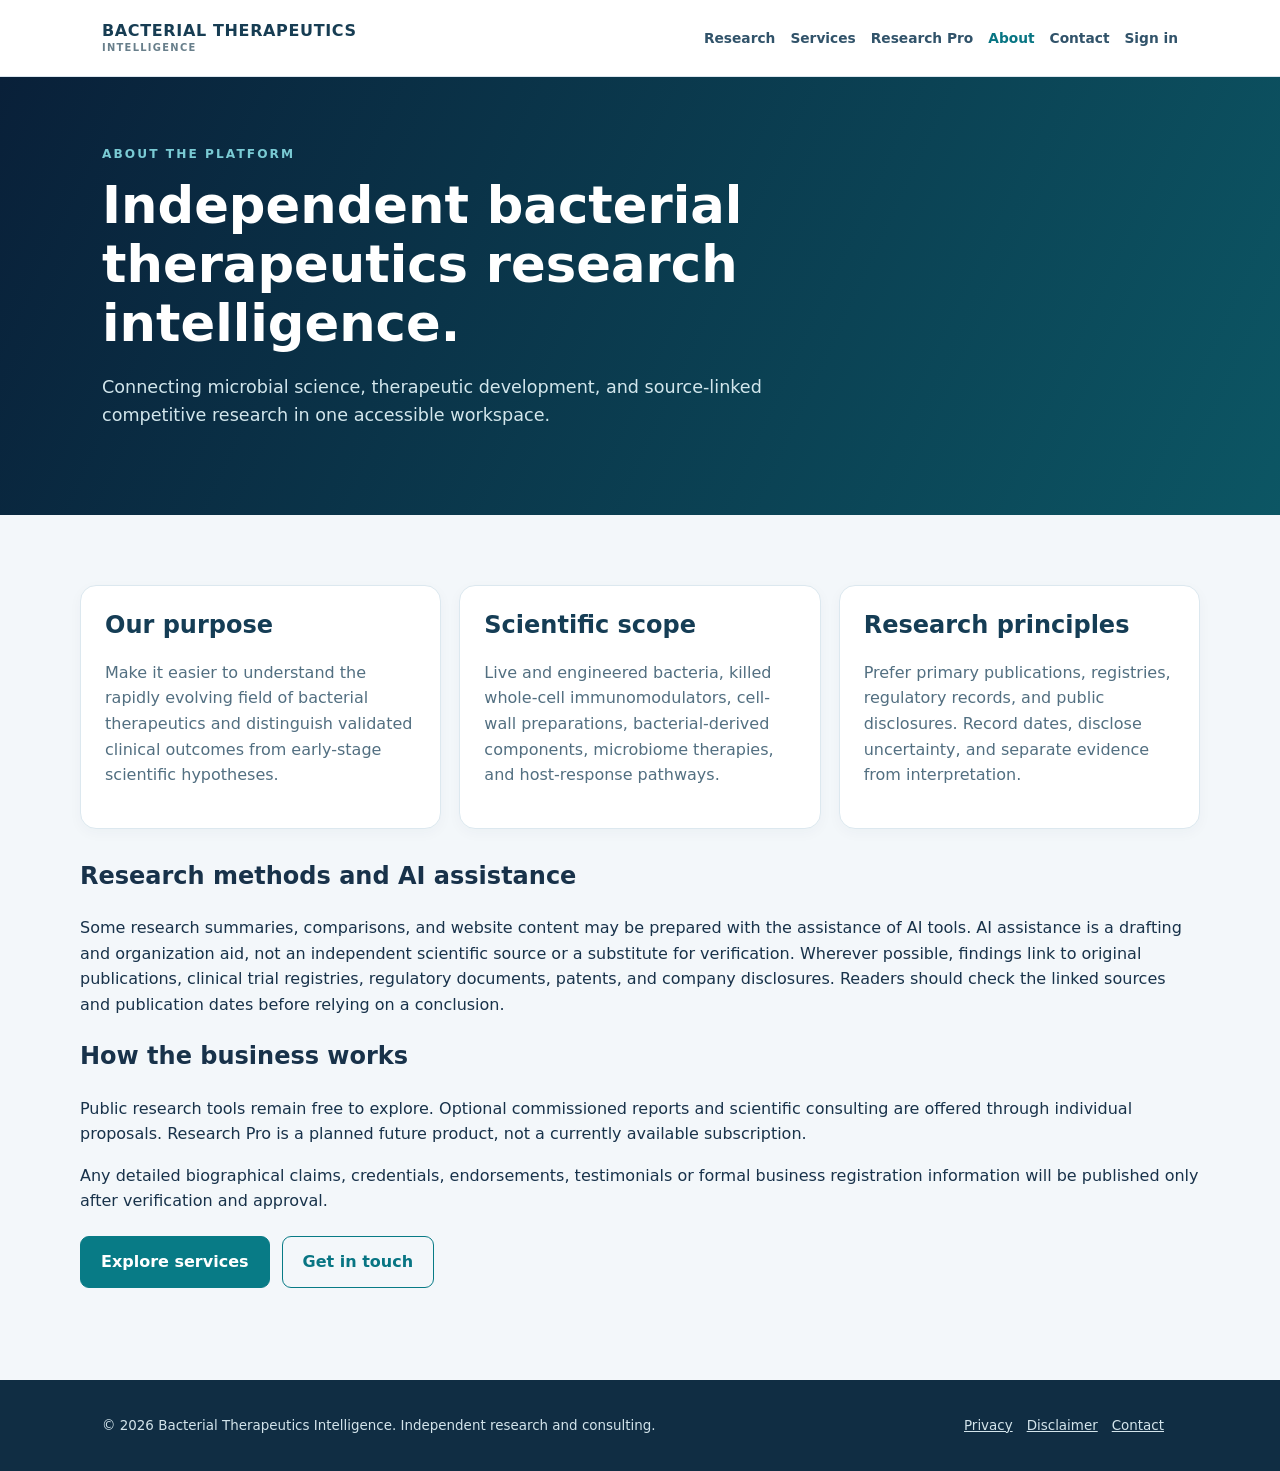
<file: frontend/about.html>
<!doctype html><html lang="en"><head><meta charset="utf-8"><meta name="viewport" content="width=device-width,initial-scale=1"><meta name="description" content="Connecting microbial science, therapeutic development, and source-linked competitive research in one accessible workspace."><title>About | Bacterial Therapeutics Intelligence</title><link rel="stylesheet" href="business.css"><script src="clean-referrer.js" defer></script></head><body><header class="bar"><div class="wrap"><a class="logo" href="index.html">BACTERIAL THERAPEUTICS<small>INTELLIGENCE</small></a><nav class="nav" aria-label="Main navigation"><a href="index.html">Research</a><a href="services.html">Services</a><a href="research-pro.html">Research Pro</a><a href="about.html" aria-current="page">About</a><a href="contact.html">Contact</a><a href="sign-in.html">Sign in</a></nav></div></header><section class="hero"><div class="wrap"><div class="eyebrow">ABOUT THE PLATFORM</div><h1>Independent bacterial therapeutics research intelligence.</h1><p>Connecting microbial science, therapeutic development, and source-linked competitive research in one accessible workspace.</p></div></section><main class="wrap main"><div class="grid"><div class="card"><h2>Our purpose</h2><p>Make it easier to understand the rapidly evolving field of bacterial therapeutics and distinguish validated clinical outcomes from early-stage scientific hypotheses.</p></div><div class="card"><h2>Scientific scope</h2><p>Live and engineered bacteria, killed whole-cell immunomodulators, cell-wall preparations, bacterial-derived components, microbiome therapies, and host-response pathways.</p></div><div class="card"><h2>Research principles</h2><p>Prefer primary publications, registries, regulatory records, and public disclosures. Record dates, disclose uncertainty, and separate evidence from interpretation.</p></div></div><h2>Research methods and AI assistance</h2><p>Some research summaries, comparisons, and website content may be prepared with the assistance of AI tools. AI assistance is a drafting and organization aid, not an independent scientific source or a substitute for verification. Wherever possible, findings link to original publications, clinical trial registries, regulatory documents, patents, and company disclosures. Readers should check the linked sources and publication dates before relying on a conclusion.</p><h2>How the business works</h2><p>Public research tools remain free to explore. Optional commissioned reports and scientific consulting are offered through individual proposals. Research Pro is a planned future product, not a currently available subscription.</p><p>Any detailed biographical claims, credentials, endorsements, testimonials or formal business registration information will be published only after verification and approval.</p><div class="actions"><a class="button" href="services.html">Explore services</a><a class="button alt" href="contact.html">Get in touch</a></div></main><footer class="footer"><div class="wrap"><div>© 2026 Bacterial Therapeutics Intelligence. Independent research and consulting.</div><div><a href="privacy.html">Privacy</a><a href="disclaimer.html">Disclaimer</a><a href="contact.html">Contact</a></div></div></footer></body></html>
</file>
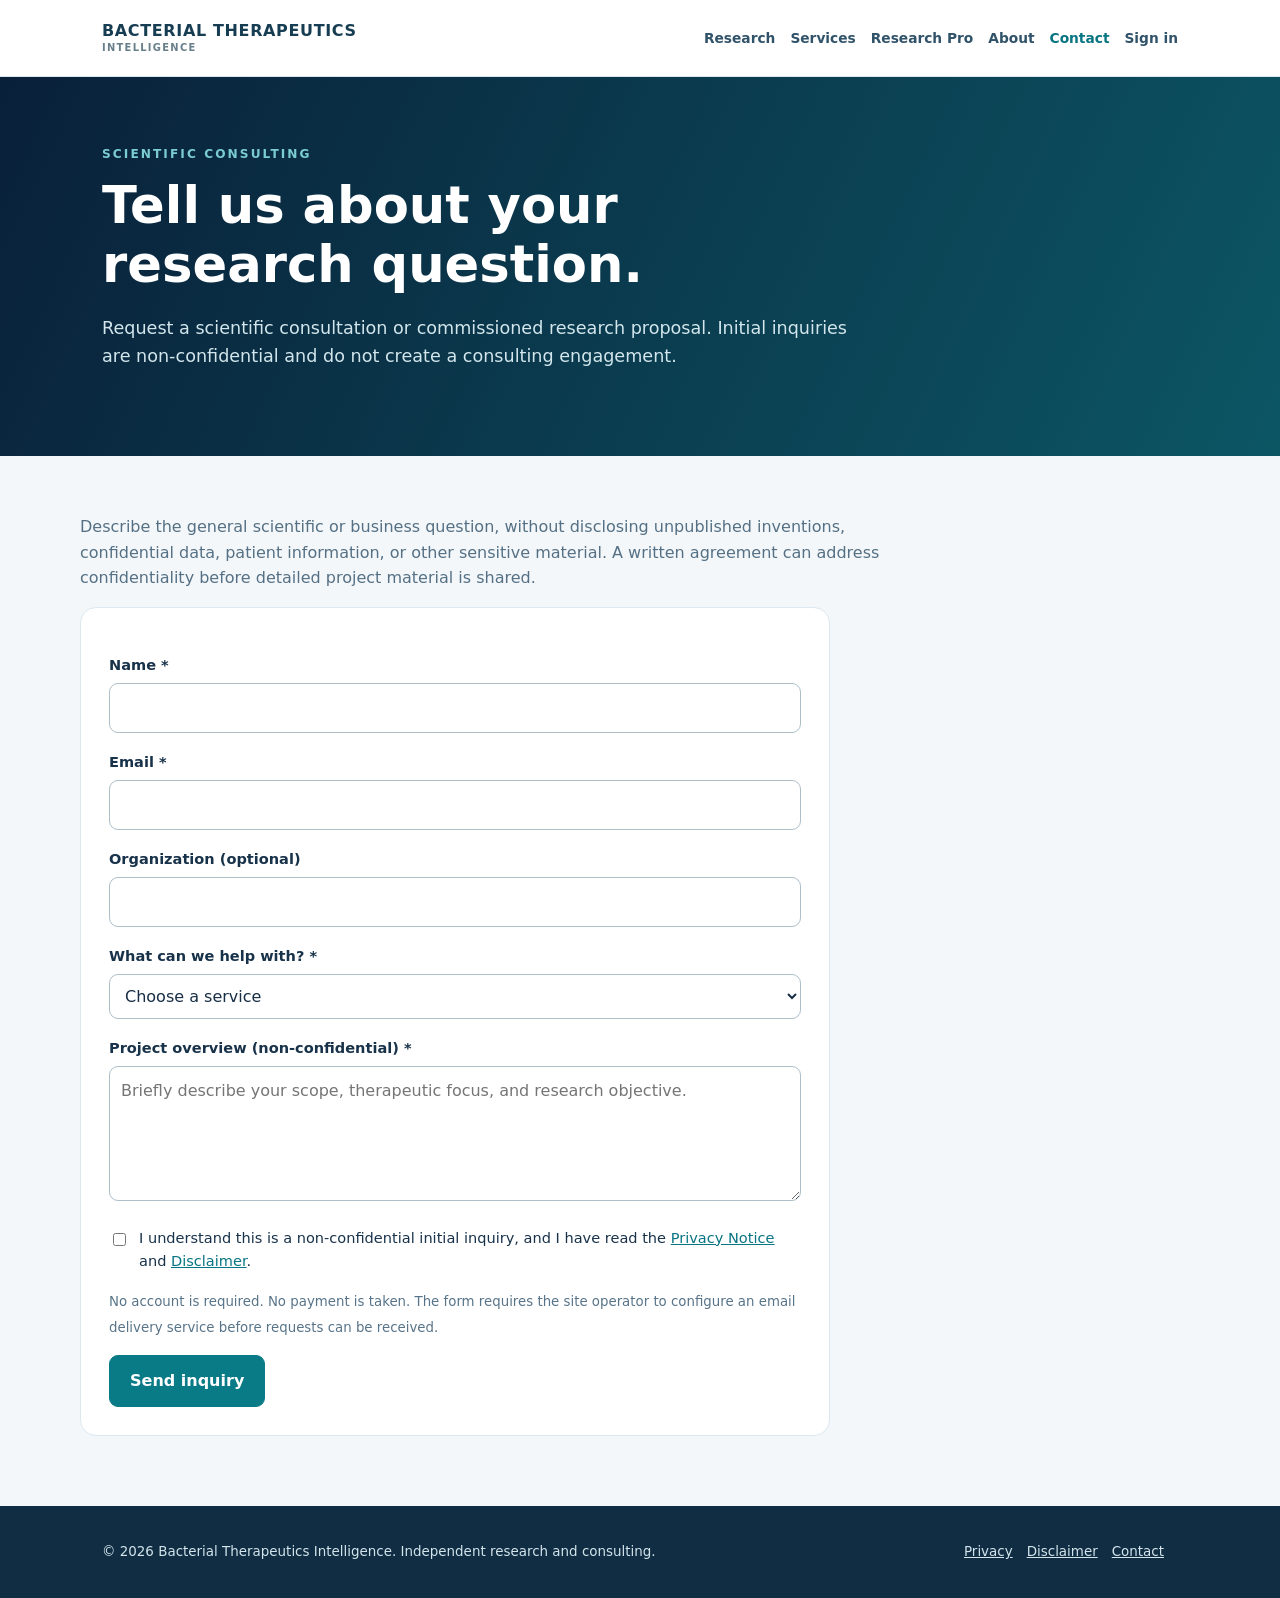
<file: frontend/contact.html>
<!doctype html><html lang="en"><head><meta charset="utf-8"><meta name="viewport" content="width=device-width,initial-scale=1"><meta name="description" content="Request a scientific consultation or commissioned research proposal. Initial inquiries are non-confidential and do not create a consulting engagement."><title>Contact & Consulting Inquiry | Bacterial Therapeutics Intelligence</title><link rel="stylesheet" href="business.css"><script src="clean-referrer.js" defer></script></head><body><header class="bar"><div class="wrap"><a class="logo" href="index.html">BACTERIAL THERAPEUTICS<small>INTELLIGENCE</small></a><nav class="nav" aria-label="Main navigation"><a href="index.html">Research</a><a href="services.html">Services</a><a href="research-pro.html">Research Pro</a><a href="about.html">About</a><a href="contact.html" aria-current="page">Contact</a><a href="sign-in.html">Sign in</a></nav></div></header><section class="hero"><div class="wrap"><div class="eyebrow">SCIENTIFIC CONSULTING</div><h1>Tell us about your research question.</h1><p>Request a scientific consultation or commissioned research proposal. Initial inquiries are non-confidential and do not create a consulting engagement.</p></div></section><main class="wrap main"><p class="intro">Describe the general scientific or business question, without disclosing unpublished inventions, confidential data, patient information, or other sensitive material. A written agreement can address confidentiality before detailed project material is shared.</p><form id="consultingForm" class="form" method="post" action="/api/consulting-inquiry" novalidate>
<label for="fullName">Name *</label><input id="fullName" name="name" autocomplete="name" maxlength="120" required>
<label for="email">Email *</label><input id="email" name="email" type="email" autocomplete="email" maxlength="254" required>
<label for="organization">Organization (optional)</label><input id="organization" name="organization" maxlength="160" autocomplete="organization">
<label for="service">What can we help with? *</label><select id="service" name="service" required><option value="">Choose a service</option><option>Company & pipeline landscape</option><option>Scientific technology assessment</option><option>Patent landscape research</option><option>R&D / assay / QC consulting</option><option>Monthly research monitoring</option><option>Custom scientific research</option><option>Research Pro updates</option><option>Other inquiry</option></select>
<label for="message">Project overview (non-confidential) *</label><textarea id="message" name="message" maxlength="5000" minlength="20" required placeholder="Briefly describe your scope, therapeutic focus, and research objective."></textarea>
<div style="position:absolute;left:-10000px" aria-hidden="true"><label for="website">Website (leave blank)</label><input id="website" name="website" type="text" tabindex="-1" autocomplete="off"></div>
<label class="check"><input name="consent" id="consent" type="checkbox" required><span>I understand this is a non-confidential initial inquiry, and I have read the <a href="privacy.html">Privacy Notice</a> and <a href="disclaimer.html">Disclaimer</a>.</span></label>
<p class="muted"><small>No account is required. No payment is taken. The form requires the site operator to configure an email delivery service before requests can be received.</small></p>
<button class="button" type="submit" id="sendInquiry">Send inquiry</button><div id="formStatus" role="status" aria-live="polite"></div></form><script src="business-contact.js" defer></script></main><footer class="footer"><div class="wrap"><div>© 2026 Bacterial Therapeutics Intelligence. Independent research and consulting.</div><div><a href="privacy.html">Privacy</a><a href="disclaimer.html">Disclaimer</a><a href="contact.html">Contact</a></div></div></footer></body></html>
</file>
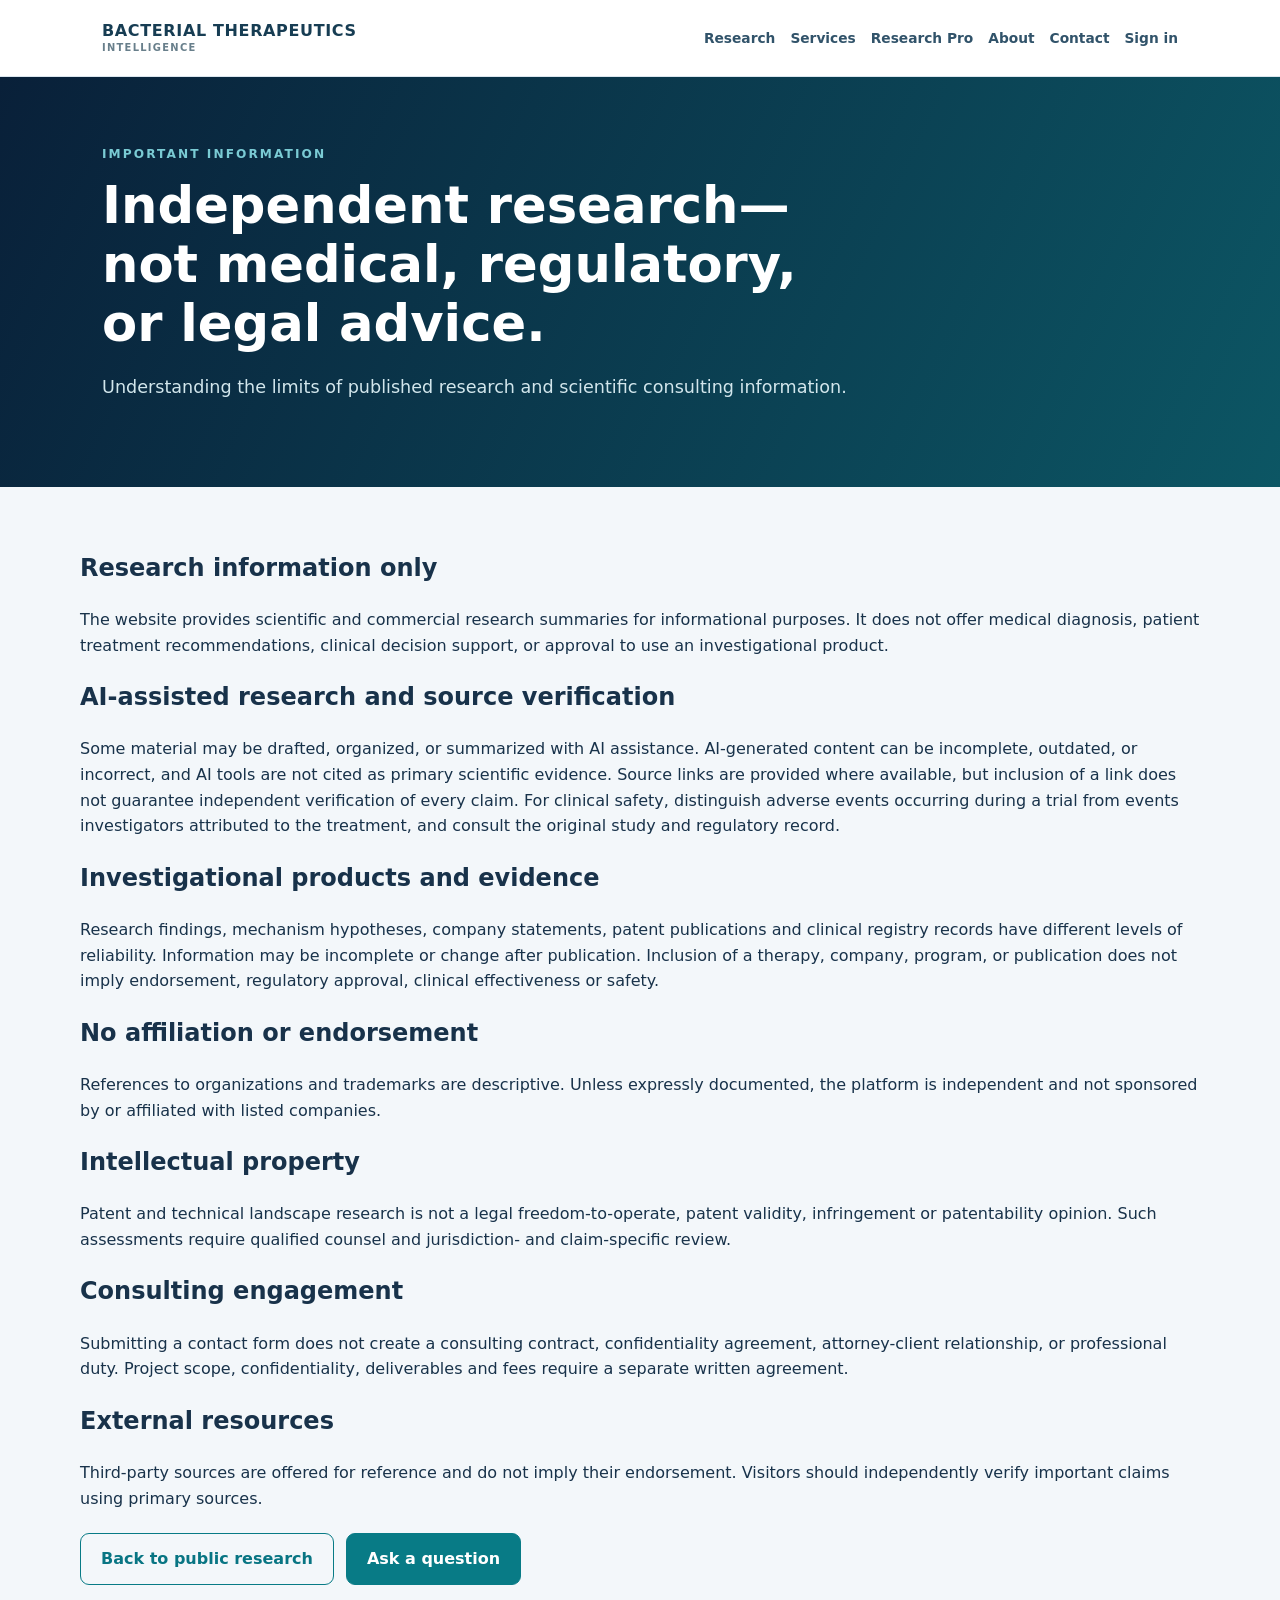
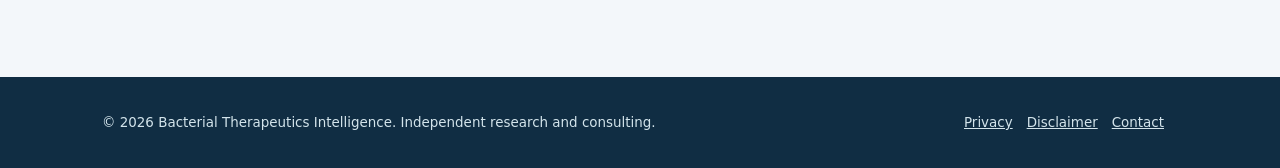
<file: frontend/disclaimer.html>
<!doctype html><html lang="en"><head><meta charset="utf-8"><meta name="viewport" content="width=device-width,initial-scale=1"><meta name="description" content="Understanding the limits of published research and scientific consulting information."><title>Scientific & Legal Disclaimer | Bacterial Therapeutics Intelligence</title><link rel="stylesheet" href="business.css"><script src="clean-referrer.js" defer></script></head><body><header class="bar"><div class="wrap"><a class="logo" href="index.html">BACTERIAL THERAPEUTICS<small>INTELLIGENCE</small></a><nav class="nav" aria-label="Main navigation"><a href="index.html">Research</a><a href="services.html">Services</a><a href="research-pro.html">Research Pro</a><a href="about.html">About</a><a href="contact.html">Contact</a><a href="sign-in.html">Sign in</a></nav></div></header><section class="hero"><div class="wrap"><div class="eyebrow">IMPORTANT INFORMATION</div><h1>Independent research—not medical, regulatory, or legal advice.</h1><p>Understanding the limits of published research and scientific consulting information.</p></div></section><main class="wrap main"><h2>Research information only</h2><p>The website provides scientific and commercial research summaries for informational purposes. It does not offer medical diagnosis, patient treatment recommendations, clinical decision support, or approval to use an investigational product.</p><h2>AI-assisted research and source verification</h2><p>Some material may be drafted, organized, or summarized with AI assistance. AI-generated content can be incomplete, outdated, or incorrect, and AI tools are not cited as primary scientific evidence. Source links are provided where available, but inclusion of a link does not guarantee independent verification of every claim. For clinical safety, distinguish adverse events occurring during a trial from events investigators attributed to the treatment, and consult the original study and regulatory record.</p><h2>Investigational products and evidence</h2><p>Research findings, mechanism hypotheses, company statements, patent publications and clinical registry records have different levels of reliability. Information may be incomplete or change after publication. Inclusion of a therapy, company, program, or publication does not imply endorsement, regulatory approval, clinical effectiveness or safety.</p><h2>No affiliation or endorsement</h2><p>References to organizations and trademarks are descriptive. Unless expressly documented, the platform is independent and not sponsored by or affiliated with listed companies.</p><h2>Intellectual property</h2><p>Patent and technical landscape research is not a legal freedom-to-operate, patent validity, infringement or patentability opinion. Such assessments require qualified counsel and jurisdiction- and claim-specific review.</p><h2>Consulting engagement</h2><p>Submitting a contact form does not create a consulting contract, confidentiality agreement, attorney-client relationship, or professional duty. Project scope, confidentiality, deliverables and fees require a separate written agreement.</p><h2>External resources</h2><p>Third-party sources are offered for reference and do not imply their endorsement. Visitors should independently verify important claims using primary sources.</p><div class="actions"><a href="index.html" class="button alt">Back to public research</a><a href="contact.html" class="button">Ask a question</a></div></main><footer class="footer"><div class="wrap"><div>© 2026 Bacterial Therapeutics Intelligence. Independent research and consulting.</div><div><a href="privacy.html">Privacy</a><a href="disclaimer.html">Disclaimer</a><a href="contact.html">Contact</a></div></div></footer></body></html>
</file>
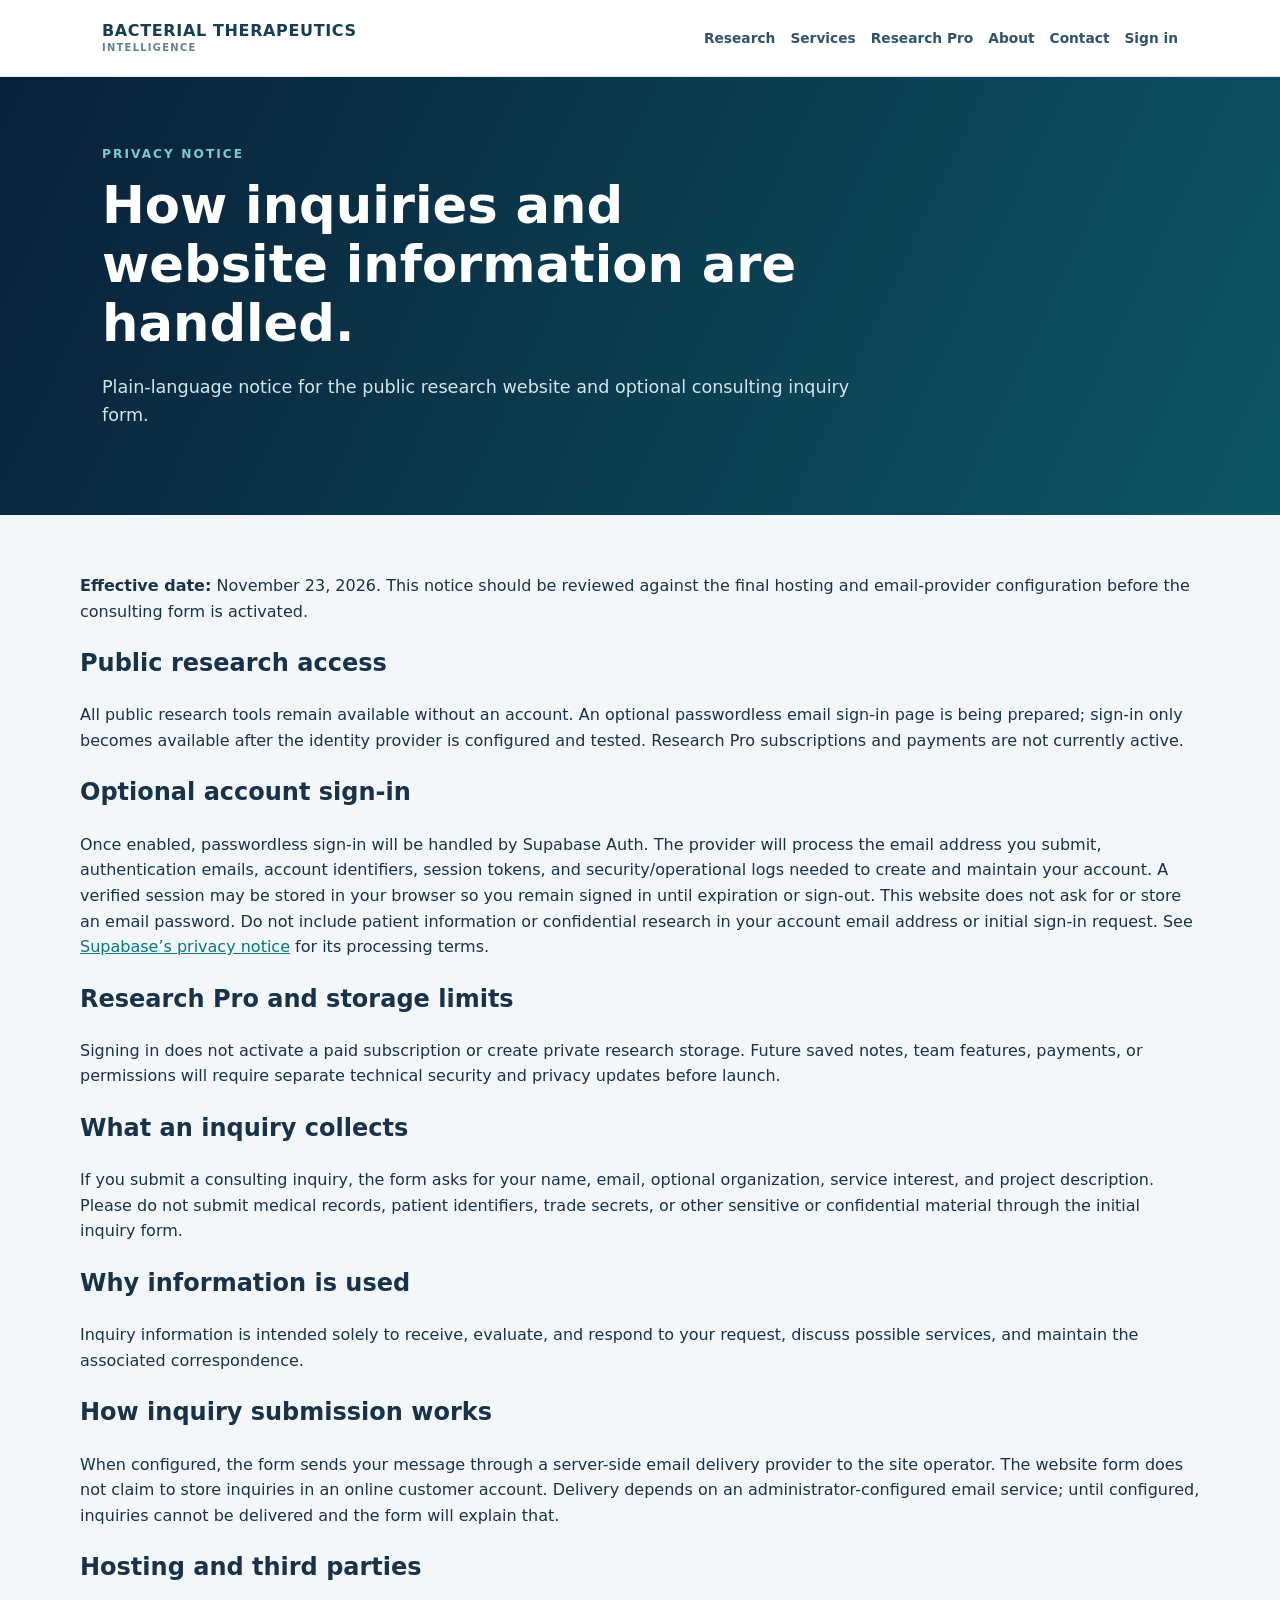
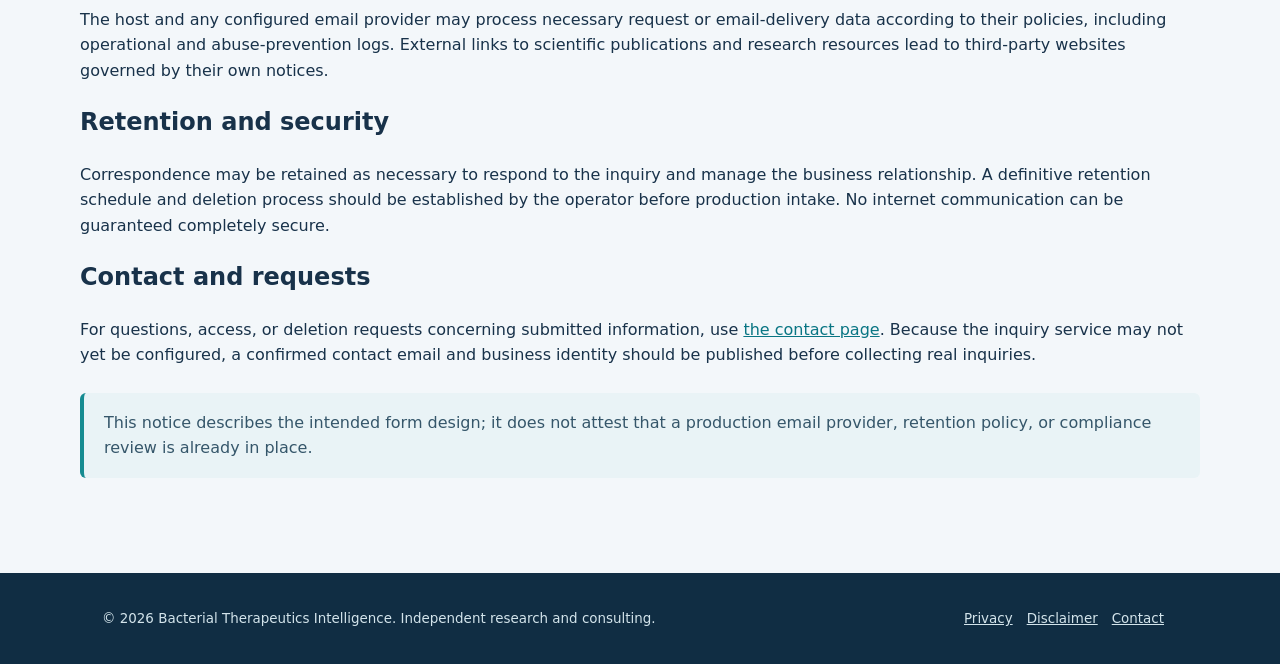
<file: frontend/privacy.html>
<!doctype html><html lang="en"><head><meta charset="utf-8"><meta name="viewport" content="width=device-width,initial-scale=1"><meta name="description" content="Plain-language notice for the public research website and optional consulting inquiry form."><title>Privacy Policy | Bacterial Therapeutics Intelligence</title><link rel="stylesheet" href="business.css"><script src="clean-referrer.js" defer></script></head><body><header class="bar"><div class="wrap"><a class="logo" href="index.html">BACTERIAL THERAPEUTICS<small>INTELLIGENCE</small></a><nav class="nav" aria-label="Main navigation"><a href="index.html">Research</a><a href="services.html">Services</a><a href="research-pro.html">Research Pro</a><a href="about.html">About</a><a href="contact.html">Contact</a><a href="sign-in.html">Sign in</a></nav></div></header><section class="hero"><div class="wrap"><div class="eyebrow">PRIVACY NOTICE</div><h1>How inquiries and website information are handled.</h1><p>Plain-language notice for the public research website and optional consulting inquiry form.</p></div></section><main class="wrap main"><p><strong>Effective date:</strong> November 23, 2026. This notice should be reviewed against the final hosting and email-provider configuration before the consulting form is activated.</p>
<h2>Public research access</h2><p>All public research tools remain available without an account. An optional passwordless email sign-in page is being prepared; sign-in only becomes available after the identity provider is configured and tested. Research Pro subscriptions and payments are not currently active.</p>
<h2>Optional account sign-in</h2><p>Once enabled, passwordless sign-in will be handled by Supabase Auth. The provider will process the email address you submit, authentication emails, account identifiers, session tokens, and security/operational logs needed to create and maintain your account. A verified session may be stored in your browser so you remain signed in until expiration or sign-out. This website does not ask for or store an email password. Do not include patient information or confidential research in your account email address or initial sign-in request. See <a href="https://supabase.com/privacy" target="_blank" rel="noopener noreferrer">Supabase’s privacy notice</a> for its processing terms.</p>
<h2>Research Pro and storage limits</h2><p>Signing in does not activate a paid subscription or create private research storage. Future saved notes, team features, payments, or permissions will require separate technical security and privacy updates before launch.</p>
<h2>What an inquiry collects</h2><p>If you submit a consulting inquiry, the form asks for your name, email, optional organization, service interest, and project description. Please do not submit medical records, patient identifiers, trade secrets, or other sensitive or confidential material through the initial inquiry form.</p>
<h2>Why information is used</h2><p>Inquiry information is intended solely to receive, evaluate, and respond to your request, discuss possible services, and maintain the associated correspondence.</p>
<h2>How inquiry submission works</h2><p>When configured, the form sends your message through a server-side email delivery provider to the site operator. The website form does not claim to store inquiries in an online customer account. Delivery depends on an administrator-configured email service; until configured, inquiries cannot be delivered and the form will explain that.</p>
<h2>Hosting and third parties</h2><p>The host and any configured email provider may process necessary request or email-delivery data according to their policies, including operational and abuse-prevention logs. External links to scientific publications and research resources lead to third-party websites governed by their own notices.</p>
<h2>Retention and security</h2><p>Correspondence may be retained as necessary to respond to the inquiry and manage the business relationship. A definitive retention schedule and deletion process should be established by the operator before production intake. No internet communication can be guaranteed completely secure.</p>
<h2>Contact and requests</h2><p>For questions, access, or deletion requests concerning submitted information, use <a href="contact.html">the contact page</a>. Because the inquiry service may not yet be configured, a confirmed contact email and business identity should be published before collecting real inquiries.</p><div class="note">This notice describes the intended form design; it does not attest that a production email provider, retention policy, or compliance review is already in place.</div></main><footer class="footer"><div class="wrap"><div>© 2026 Bacterial Therapeutics Intelligence. Independent research and consulting.</div><div><a href="privacy.html">Privacy</a><a href="disclaimer.html">Disclaimer</a><a href="contact.html">Contact</a></div></div></footer></body></html>
</file>
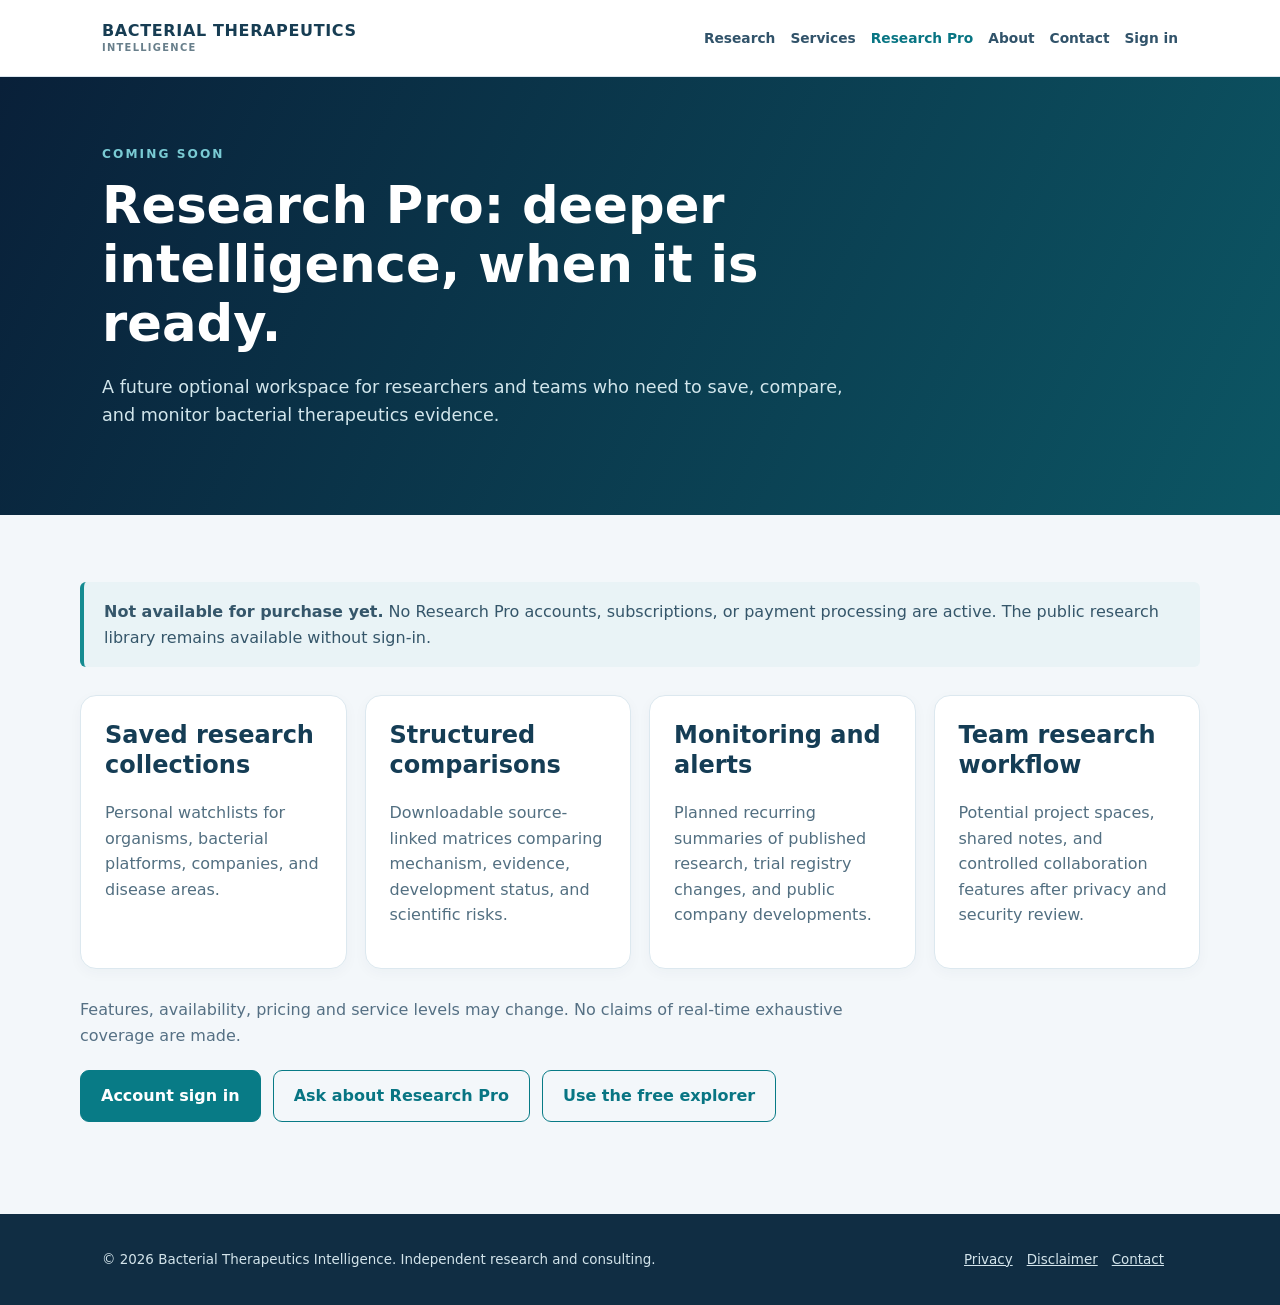
<file: frontend/research-pro.html>
<!doctype html><html lang="en"><head><meta charset="utf-8"><meta name="viewport" content="width=device-width,initial-scale=1"><meta name="description" content="A future optional workspace for researchers and teams who need to save, compare, and monitor bacterial therapeutics evidence."><title>Research Pro | Bacterial Therapeutics Intelligence</title><link rel="stylesheet" href="business.css"><script src="clean-referrer.js" defer></script></head><body><header class="bar"><div class="wrap"><a class="logo" href="index.html">BACTERIAL THERAPEUTICS<small>INTELLIGENCE</small></a><nav class="nav" aria-label="Main navigation"><a href="index.html">Research</a><a href="services.html">Services</a><a href="research-pro.html" aria-current="page">Research Pro</a><a href="about.html">About</a><a href="contact.html">Contact</a><a href="sign-in.html">Sign in</a></nav></div></header><section class="hero"><div class="wrap"><div class="eyebrow">COMING SOON</div><h1>Research Pro: deeper intelligence, when it is ready.</h1><p>A future optional workspace for researchers and teams who need to save, compare, and monitor bacterial therapeutics evidence.</p></div></section><main class="wrap main"><div class="note"><strong>Not available for purchase yet.</strong> No Research Pro accounts, subscriptions, or payment processing are active. The public research library remains available without sign-in.</div><div class="grid"><div class="card"><h2>Saved research collections</h2><p>Personal watchlists for organisms, bacterial platforms, companies, and disease areas.</p></div><div class="card"><h2>Structured comparisons</h2><p>Downloadable source-linked matrices comparing mechanism, evidence, development status, and scientific risks.</p></div><div class="card"><h2>Monitoring and alerts</h2><p>Planned recurring summaries of published research, trial registry changes, and public company developments.</p></div><div class="card"><h2>Team research workflow</h2><p>Potential project spaces, shared notes, and controlled collaboration features after privacy and security review.</p></div></div><p class="intro">Features, availability, pricing and service levels may change. No claims of real-time exhaustive coverage are made.</p><div class="actions"><a class="button" href="sign-in.html">Account sign in</a><a class="button alt" href="contact.html?interest=Research%20Pro%20updates">Ask about Research Pro</a><a class="button alt" href="index.html">Use the free explorer</a></div></main><footer class="footer"><div class="wrap"><div>© 2026 Bacterial Therapeutics Intelligence. Independent research and consulting.</div><div><a href="privacy.html">Privacy</a><a href="disclaimer.html">Disclaimer</a><a href="contact.html">Contact</a></div></div></footer></body></html>
</file>
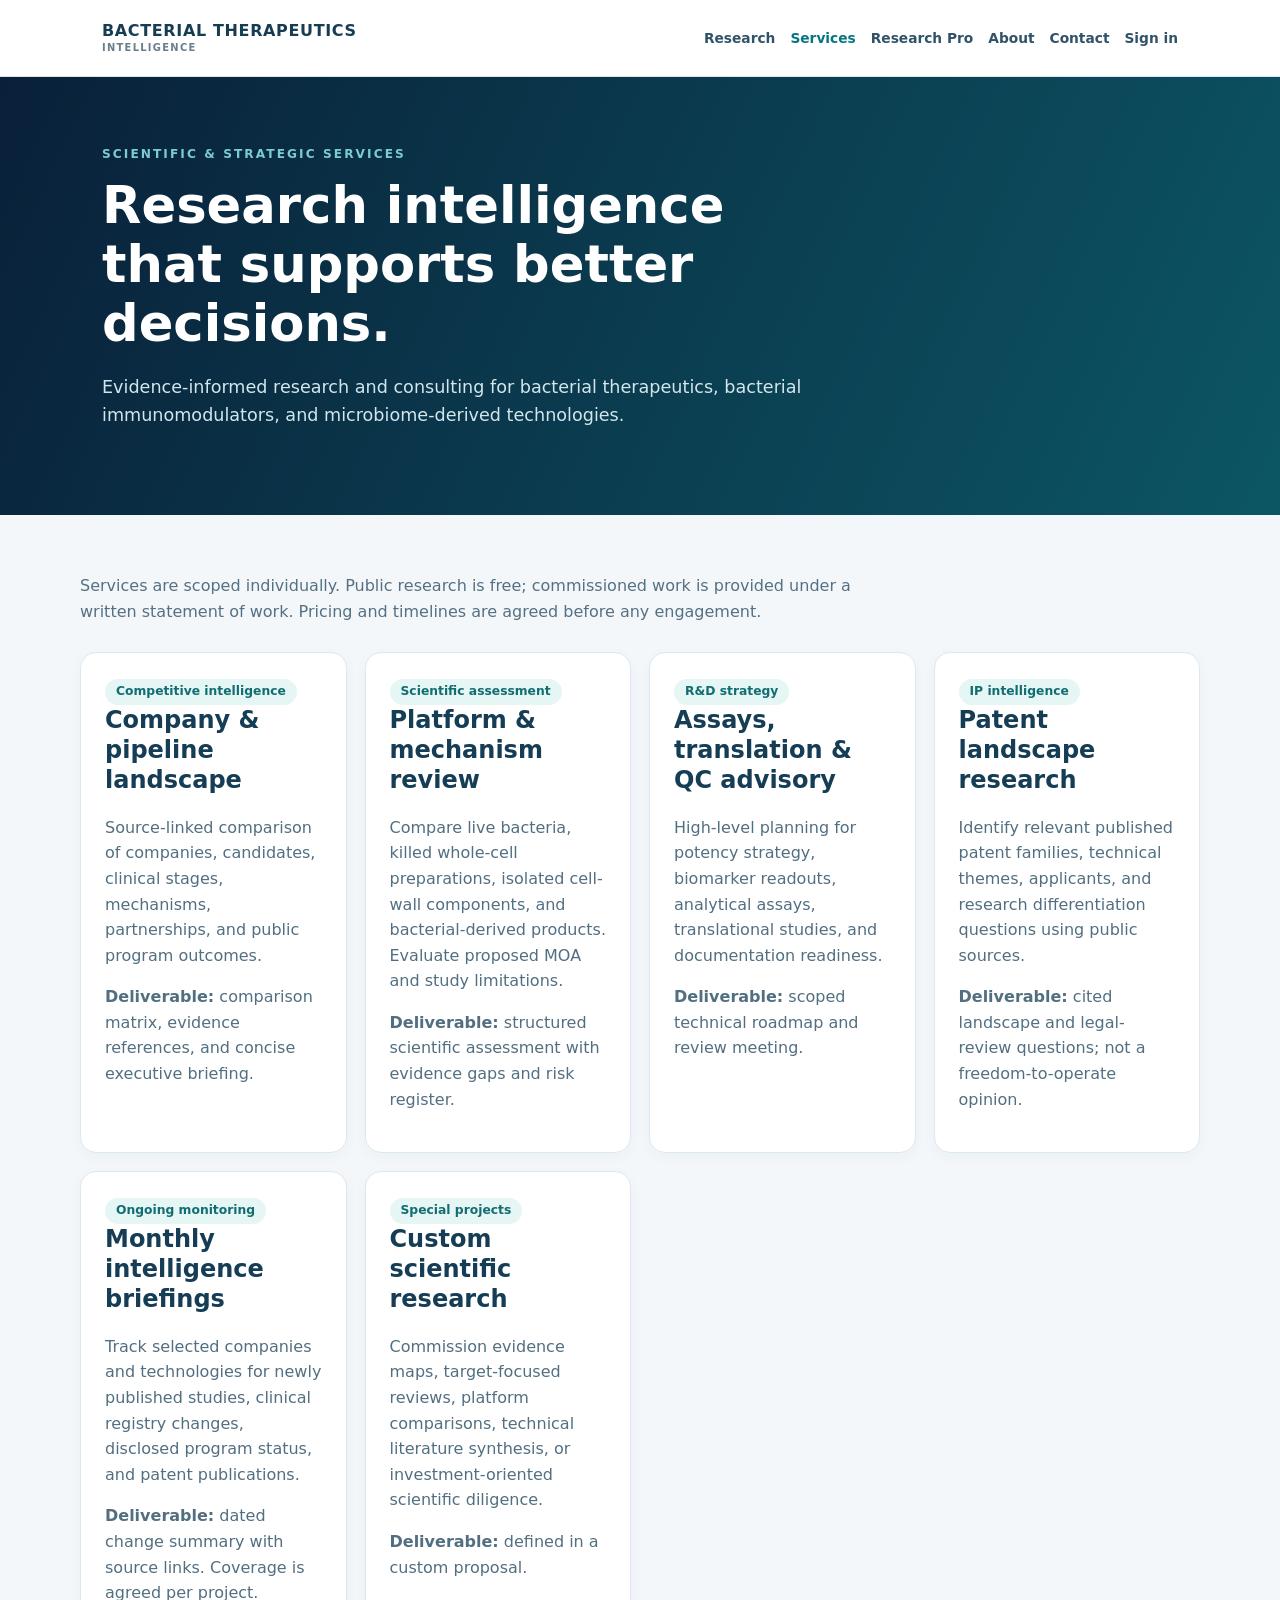
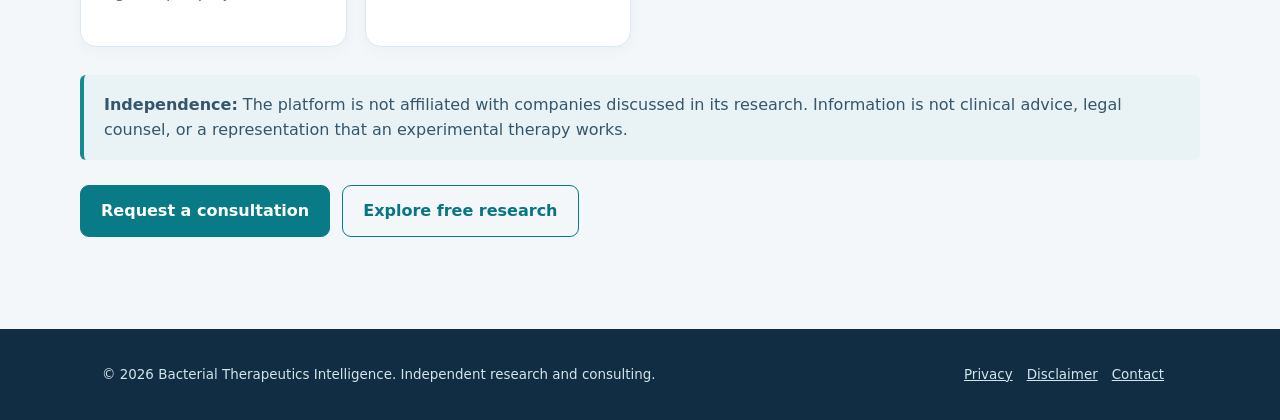
<file: frontend/services.html>
<!doctype html><html lang="en"><head><meta charset="utf-8"><meta name="viewport" content="width=device-width,initial-scale=1"><meta name="description" content="Evidence-informed research and consulting for bacterial therapeutics, bacterial immunomodulators, and microbiome-derived technologies."><title>Scientific Services | Bacterial Therapeutics Intelligence</title><link rel="stylesheet" href="business.css"><script src="clean-referrer.js" defer></script></head><body><header class="bar"><div class="wrap"><a class="logo" href="index.html">BACTERIAL THERAPEUTICS<small>INTELLIGENCE</small></a><nav class="nav" aria-label="Main navigation"><a href="index.html">Research</a><a href="services.html" aria-current="page">Services</a><a href="research-pro.html">Research Pro</a><a href="about.html">About</a><a href="contact.html">Contact</a><a href="sign-in.html">Sign in</a></nav></div></header><section class="hero"><div class="wrap"><div class="eyebrow">SCIENTIFIC & STRATEGIC SERVICES</div><h1>Research intelligence that supports better decisions.</h1><p>Evidence-informed research and consulting for bacterial therapeutics, bacterial immunomodulators, and microbiome-derived technologies.</p></div></section><main class="wrap main"><p class="intro">Services are scoped individually. Public research is free; commissioned work is provided under a written statement of work. Pricing and timelines are agreed before any engagement.</p><div class="grid">
<article class="card"><span class="tag">Competitive intelligence</span><h2>Company & pipeline landscape</h2><p>Source-linked comparison of companies, candidates, clinical stages, mechanisms, partnerships, and public program outcomes.</p><p><strong>Deliverable:</strong> comparison matrix, evidence references, and concise executive briefing.</p></article>
<article class="card"><span class="tag">Scientific assessment</span><h2>Platform & mechanism review</h2><p>Compare live bacteria, killed whole-cell preparations, isolated cell-wall components, and bacterial-derived products. Evaluate proposed MOA and study limitations.</p><p><strong>Deliverable:</strong> structured scientific assessment with evidence gaps and risk register.</p></article>
<article class="card"><span class="tag">R&D strategy</span><h2>Assays, translation & QC advisory</h2><p>High-level planning for potency strategy, biomarker readouts, analytical assays, translational studies, and documentation readiness.</p><p><strong>Deliverable:</strong> scoped technical roadmap and review meeting.</p></article>
<article class="card"><span class="tag">IP intelligence</span><h2>Patent landscape research</h2><p>Identify relevant published patent families, technical themes, applicants, and research differentiation questions using public sources.</p><p><strong>Deliverable:</strong> cited landscape and legal-review questions; not a freedom-to-operate opinion.</p></article>
<article class="card"><span class="tag">Ongoing monitoring</span><h2>Monthly intelligence briefings</h2><p>Track selected companies and technologies for newly published studies, clinical registry changes, disclosed program status, and patent publications.</p><p><strong>Deliverable:</strong> dated change summary with source links. Coverage is agreed per project.</p></article>
<article class="card"><span class="tag">Special projects</span><h2>Custom scientific research</h2><p>Commission evidence maps, target-focused reviews, platform comparisons, technical literature synthesis, or investment-oriented scientific diligence.</p><p><strong>Deliverable:</strong> defined in a custom proposal.</p></article></div>
<div class="note"><strong>Independence:</strong> The platform is not affiliated with companies discussed in its research. Information is not clinical advice, legal counsel, or a representation that an experimental therapy works.</div><div class="actions"><a class="button" href="contact.html">Request a consultation</a><a class="button alt" href="index.html">Explore free research</a></div></main><footer class="footer"><div class="wrap"><div>© 2026 Bacterial Therapeutics Intelligence. Independent research and consulting.</div><div><a href="privacy.html">Privacy</a><a href="disclaimer.html">Disclaimer</a><a href="contact.html">Contact</a></div></div></footer></body></html>
</file>
<file: frontend/business.css>
:root{font:16px/1.6 Inter,system-ui,-apple-system,"Segoe UI",sans-serif;color:#18324a;background:#f3f7fa}*{box-sizing:border-box}body{margin:0}a{color:#087583}a:hover{text-decoration:underline}.wrap{max-width:1120px;margin:auto;padding:0 22px}.bar{background:white;border-bottom:1px solid #dbe6ee;position:sticky;top:0;z-index:10}.bar .wrap{min-height:76px;display:flex;align-items:center;justify-content:space-between;gap:20px}.logo{font-weight:850;letter-spacing:.04em;color:#173d53;text-decoration:none;line-height:1.3}.logo small{display:block;font-size:.62rem;font-weight:650;color:#687f8b;letter-spacing:.13em}.nav{display:flex;flex-wrap:wrap;gap:15px}.nav a{font-size:.86rem;text-decoration:none;font-weight:700;color:#31536a}.nav a[aria-current]{color:#087583}.hero{padding:68px 0;background:linear-gradient(115deg,#092039,#0c5664);color:white}.hero h1{font-size:clamp(2.15rem,4vw,3.5rem);line-height:1.15;margin:12px 0 20px;max-width:760px}.hero p{font-size:1.1rem;max-width:760px;color:#d2e6ec}.eyebrow{font-size:.76rem;font-weight:800;letter-spacing:.17em;color:#7acbd4;text-transform:uppercase}.main{padding:42px 0 70px}.intro{max-width:820px;color:#557084}.grid{display:grid;grid-template-columns:repeat(auto-fit,minmax(240px,1fr));gap:18px;margin:28px 0}.card{background:white;border:1px solid #dce8ef;padding:24px;border-radius:16px;box-shadow:0 4px 14px #15364a09}.card h2,.card h3{line-height:1.25;margin-top:0;color:#153d55}.card p{color:#526f81}.tag{display:inline-block;background:#e5f6f5;color:#126d72;padding:3px 11px;border-radius:40px;font-size:.77rem;font-weight:750}.button{display:inline-block;background:#087b86;border:1px solid #087b86;color:white;text-decoration:none;border-radius:9px;font:inherit;font-weight:750;padding:12px 20px;cursor:pointer}.button:hover{background:#055e66;color:#fff;text-decoration:none}.button.alt{background:transparent;color:#087583}.hero .button.alt{color:white;border-color:#9bc7cd}.actions{display:flex;gap:12px;flex-wrap:wrap;margin:22px 0}.note{background:#e9f3f6;border-left:4px solid #158b91;border-radius:6px;padding:17px 20px;margin:25px 0;color:#35566a}.muted{color:#587489}.stack>*+*{margin-top:18px}.form{max-width:750px;background:#fff;border:1px solid #dce8ef;border-radius:16px;padding:28px}.form label{display:block;font-weight:750;font-size:.91rem;margin:17px 0 7px}.form input,.form select,.form textarea{width:100%;font:inherit;border:1px solid #aebfc9;border-radius:9px;padding:11px;background:#fff;color:#172e45}.form textarea{min-height:135px;resize:vertical}.form .check{display:flex;align-items:flex-start;gap:10px;font-weight:500}.form .check input{width:auto;margin-top:7px}.form input:focus,.form select:focus,.form textarea:focus{outline:3px solid #b1e4e6;outline-offset:1px}.status{padding:11px 15px;border-radius:8px;margin:16px 0}.status.ok{background:#e2f5e9;color:#195c34}.status.bad{background:#fff1e9;color:#91442a}.footer{background:#102d43;color:#d3e4eb;padding:35px 0;font-size:.84rem}.footer a{color:#d3e4eb;margin-right:14px}.footer .wrap{display:flex;justify-content:space-between;gap:25px;flex-wrap:wrap}@media(max-width:670px){.bar .wrap{padding:15px 20px;align-items:flex-start;flex-direction:column}.nav{gap:12px}.hero{padding:42px 0}.form{padding:20px}}
</file>
